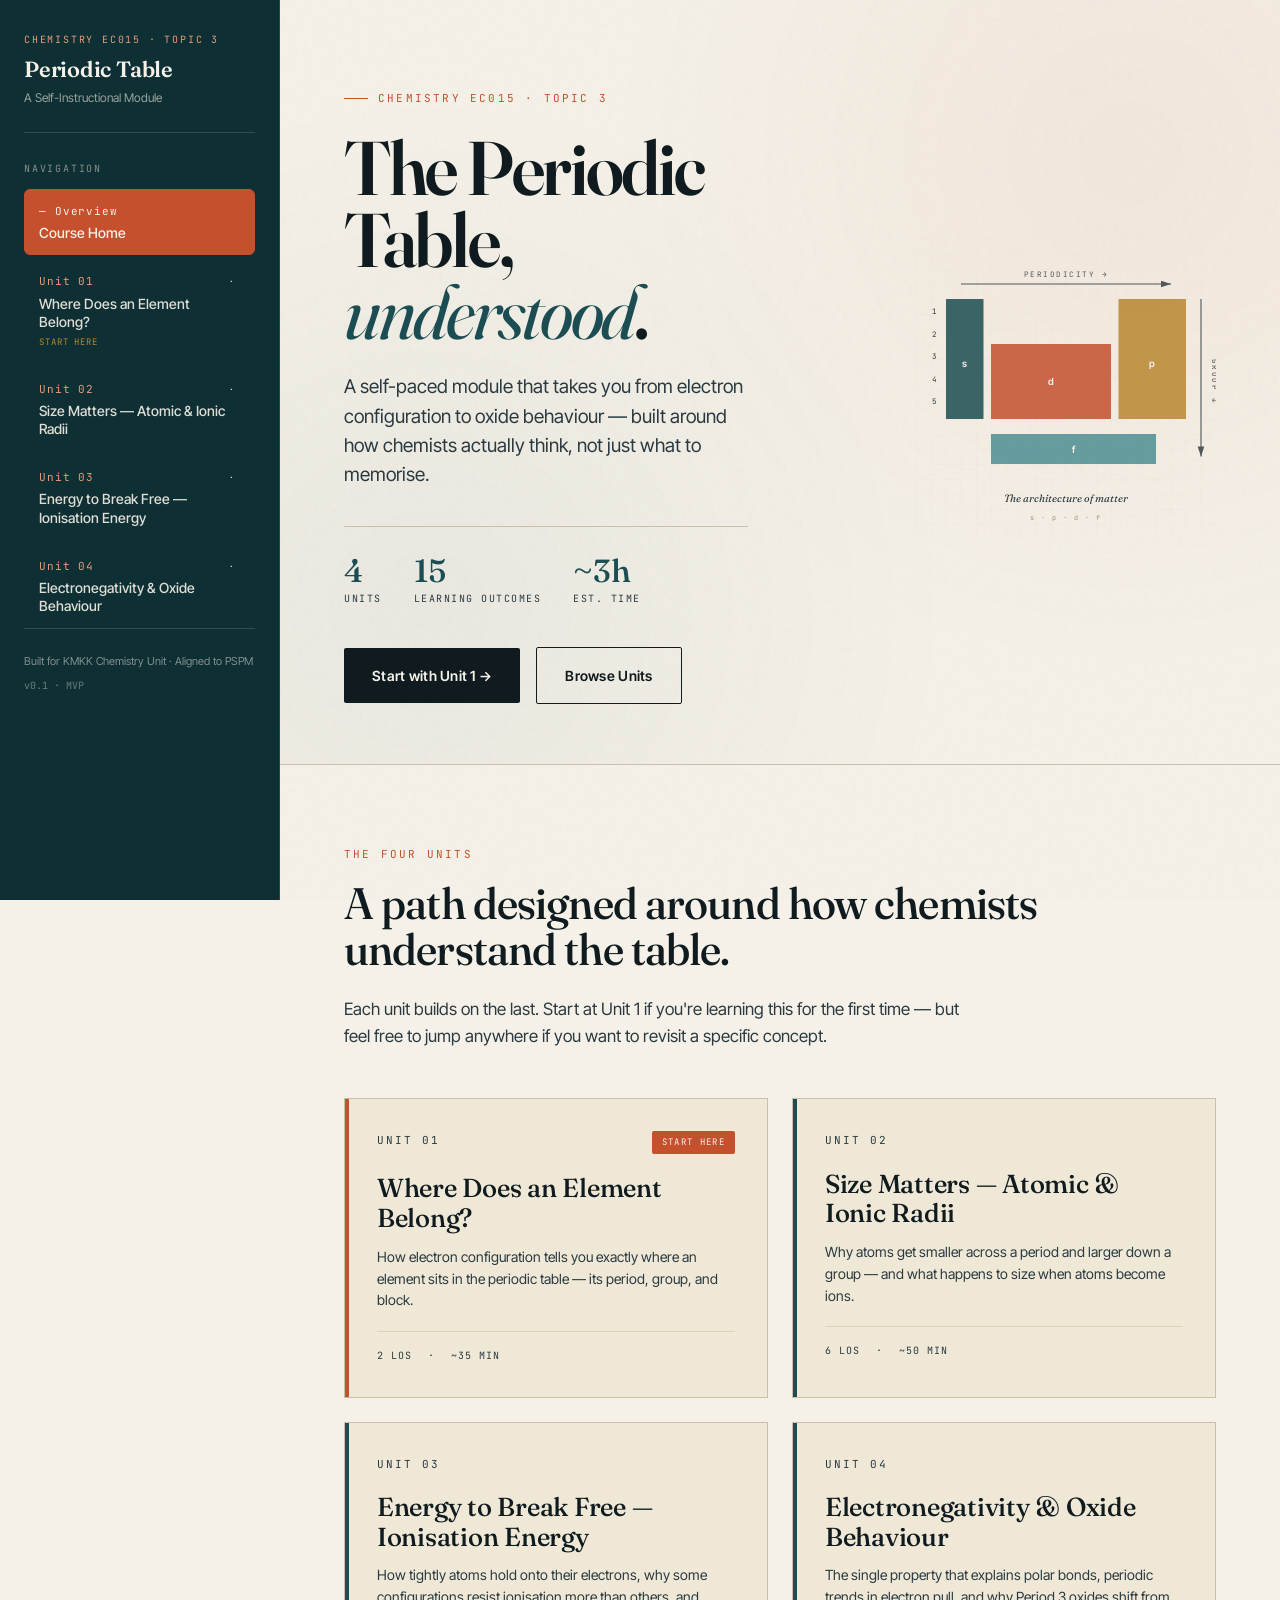
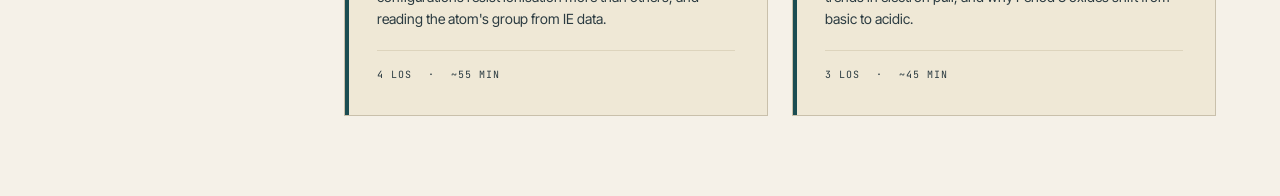
<file: index.html>
<!DOCTYPE html>
<html lang="en">
<head>
<meta charset="UTF-8">
<meta name="viewport" content="width=device-width, initial-scale=1.0">
<title>Periodic Table — A Self-Instructional Module | Chemistry EC015</title>
<meta name="description" content="A self-paced module on the Periodic Table for KMKK Chemistry EC015 students, aligned to PSPM.">
<link rel="preconnect" href="https://fonts.googleapis.com">
<link rel="preconnect" href="https://fonts.gstatic.com" crossorigin>
<link href="https://fonts.googleapis.com/css2?family=Fraunces:opsz,wght@9..144,400;9..144,500;9..144,600;9..144,700;9..144,900&family=Inter+Tight:wght@400;500;600;700&family=JetBrains+Mono:wght@400;500&display=swap" rel="stylesheet">
<link rel="stylesheet" href="assets/css/styles.css">
</head>
<body data-page="landing">

<div class="app">

  <aside class="sidebar" id="sidebar"></aside>

  <main class="main">

    <section class="fade-in">

      <div class="hero">
        <div class="hero-grid">
          <div>
            <div class="hero-tag">Chemistry EC015 · Topic 3</div>
            <h1 class="hero-title">The Periodic Table, <em>understood</em>.</h1>
            <p class="hero-subtitle">
              A self-paced module that takes you from electron configuration
              to oxide behaviour — built around how chemists actually think,
              not just what to memorise.
            </p>

            <div class="hero-meta">
              <div class="hero-meta-item">
                <div class="hero-meta-num">4</div>
                <div class="hero-meta-label">Units</div>
              </div>
              <div class="hero-meta-item">
                <div class="hero-meta-num">15</div>
                <div class="hero-meta-label">Learning Outcomes</div>
              </div>
              <div class="hero-meta-item">
                <div class="hero-meta-num">~3h</div>
                <div class="hero-meta-label">Est. Time</div>
              </div>
            </div>

            <div class="cta-row">
              <a class="btn btn-primary" href="units/unit-1.html">
                Start with Unit 1 →
              </a>
              <a class="btn btn-secondary" href="#units-section">
                Browse Units
              </a>
            </div>
          </div>

          <div class="hero-visual">
            <svg class="hero-svg" viewBox="0 0 400 400" xmlns="http://www.w3.org/2000/svg">
              <defs>
                <pattern id="grid" width="20" height="20" patternUnits="userSpaceOnUse">
                  <path d="M 20 0 L 0 0 0 20" fill="none" stroke="#C9C0AB" stroke-width="0.5" opacity="0.3"/>
                </pattern>
                <marker id="arrow" markerWidth="10" markerHeight="10" refX="9" refY="3" orient="auto" markerUnits="strokeWidth">
                  <path d="M0,0 L0,6 L9,3 z" fill="#0F1B1F"/>
                </marker>
              </defs>
              <rect width="400" height="400" fill="url(#grid)"/>

              <!-- s-block -->
              <g>
                <rect x="40" y="80" width="50" height="160" fill="#1B4D52" opacity="0.85"/>
                <text x="65" y="170" text-anchor="middle" fill="#F5F1E8" font-family="Inter Tight" font-size="13" font-weight="600">s</text>
              </g>
              <!-- d-block -->
              <g>
                <rect x="100" y="140" width="160" height="100" fill="#C4502E" opacity="0.85"/>
                <text x="180" y="195" text-anchor="middle" fill="#F5F1E8" font-family="Inter Tight" font-size="13" font-weight="600">d</text>
              </g>
              <!-- p-block -->
              <g>
                <rect x="270" y="80" width="90" height="160" fill="#B8862F" opacity="0.85"/>
                <text x="315" y="170" text-anchor="middle" fill="#F5F1E8" font-family="Inter Tight" font-size="13" font-weight="600">p</text>
              </g>
              <!-- f-block -->
              <g>
                <rect x="100" y="260" width="220" height="40" fill="#2A7A82" opacity="0.7"/>
                <text x="210" y="285" text-anchor="middle" fill="#F5F1E8" font-family="Inter Tight" font-size="13" font-weight="600">f</text>
              </g>

              <!-- Period labels -->
              <text x="25" y="100" text-anchor="middle" fill="#2A3A40" font-family="JetBrains Mono" font-size="10">1</text>
              <text x="25" y="130" text-anchor="middle" fill="#2A3A40" font-family="JetBrains Mono" font-size="10">2</text>
              <text x="25" y="160" text-anchor="middle" fill="#2A3A40" font-family="JetBrains Mono" font-size="10">3</text>
              <text x="25" y="190" text-anchor="middle" fill="#2A3A40" font-family="JetBrains Mono" font-size="10">4</text>
              <text x="25" y="220" text-anchor="middle" fill="#2A3A40" font-family="JetBrains Mono" font-size="10">5</text>

              <!-- Period arrow -->
              <g opacity="0.7">
                <line x1="60" y1="60" x2="340" y2="60" stroke="#0F1B1F" stroke-width="1.5" marker-end="url(#arrow)"/>
                <text x="200" y="50" text-anchor="middle" fill="#0F1B1F" font-family="JetBrains Mono" font-size="10" letter-spacing="2">PERIODICITY →</text>
              </g>

              <!-- Group arrow -->
              <g opacity="0.7">
                <line x1="380" y1="80" x2="380" y2="290" stroke="#0F1B1F" stroke-width="1.5" marker-end="url(#arrow)"/>
                <text x="395" y="190" text-anchor="middle" fill="#0F1B1F" font-family="JetBrains Mono" font-size="10" letter-spacing="2" transform="rotate(90 395 190)">GROUP ↓</text>
              </g>

              <!-- Caption -->
              <text x="200" y="350" text-anchor="middle" fill="#2A3A40" font-family="Fraunces" font-style="italic" font-size="14">The architecture of matter</text>
              <text x="200" y="375" text-anchor="middle" fill="#9A9282" font-family="JetBrains Mono" font-size="9" letter-spacing="2">s · p · d · f</text>
            </svg>
          </div>
        </div>
      </div>

      <div class="section" id="units-section">
        <div class="section-label">The Four Units</div>
        <h2 class="section-title">A path designed around how chemists understand the table.</h2>
        <p class="section-intro">
          Each unit builds on the last. Start at Unit 1 if you're learning this for the first time —
          but feel free to jump anywhere if you want to revisit a specific concept.
        </p>

        <div class="unit-cards">
          <a class="unit-card recommended" href="units/unit-1.html">
            <div class="unit-card-header">
              <span class="unit-card-num">Unit 01</span>
              <span class="unit-card-badge recommended">Start here</span>
            </div>
            <h3 class="unit-card-title">Where Does an Element Belong?</h3>
            <p class="unit-card-desc">
              How electron configuration tells you exactly where an element sits in the periodic table —
              its period, group, and block.
            </p>
            <div class="unit-card-meta">
              <span>2 LOs</span>
              <span>·</span>
              <span>~35 min</span>
            </div>
          </a>

          <a class="unit-card" href="units/unit-2.html">
            <div class="unit-card-header">
              <span class="unit-card-num">Unit 02</span>
            </div>
            <h3 class="unit-card-title">Size Matters — Atomic & Ionic Radii</h3>
            <p class="unit-card-desc">
              Why atoms get smaller across a period and larger down a group — and what happens
              to size when atoms become ions.
            </p>
            <div class="unit-card-meta">
              <span>6 LOs</span>
              <span>·</span>
              <span>~50 min</span>
            </div>
          </a>

          <a class="unit-card" href="units/unit-3.html">
            <div class="unit-card-header">
              <span class="unit-card-num">Unit 03</span>
            </div>
            <h3 class="unit-card-title">Energy to Break Free — Ionisation Energy</h3>
            <p class="unit-card-desc">
              How tightly atoms hold onto their electrons, why some configurations resist
              ionisation more than others, and reading the atom's group from IE data.
            </p>
            <div class="unit-card-meta">
              <span>4 LOs</span>
              <span>·</span>
              <span>~55 min</span>
            </div>
          </a>

          <a class="unit-card" href="units/unit-4.html">
            <div class="unit-card-header">
              <span class="unit-card-num">Unit 04</span>
            </div>
            <h3 class="unit-card-title">Electronegativity & Oxide Behaviour</h3>
            <p class="unit-card-desc">
              The single property that explains polar bonds, periodic trends in electron pull,
              and why Period 3 oxides shift from basic to acidic.
            </p>
            <div class="unit-card-meta">
              <span>3 LOs</span>
              <span>·</span>
              <span>~45 min</span>
            </div>
          </a>
        </div>
      </div>

    </section>

  </main>
</div>

<script src="assets/js/progress.js"></script>
<script src="assets/js/sidebar.js"></script>
<script>
  document.addEventListener('DOMContentLoaded', () => {
    renderSidebar('landing');
  });
</script>

</body>
</html>
</file>
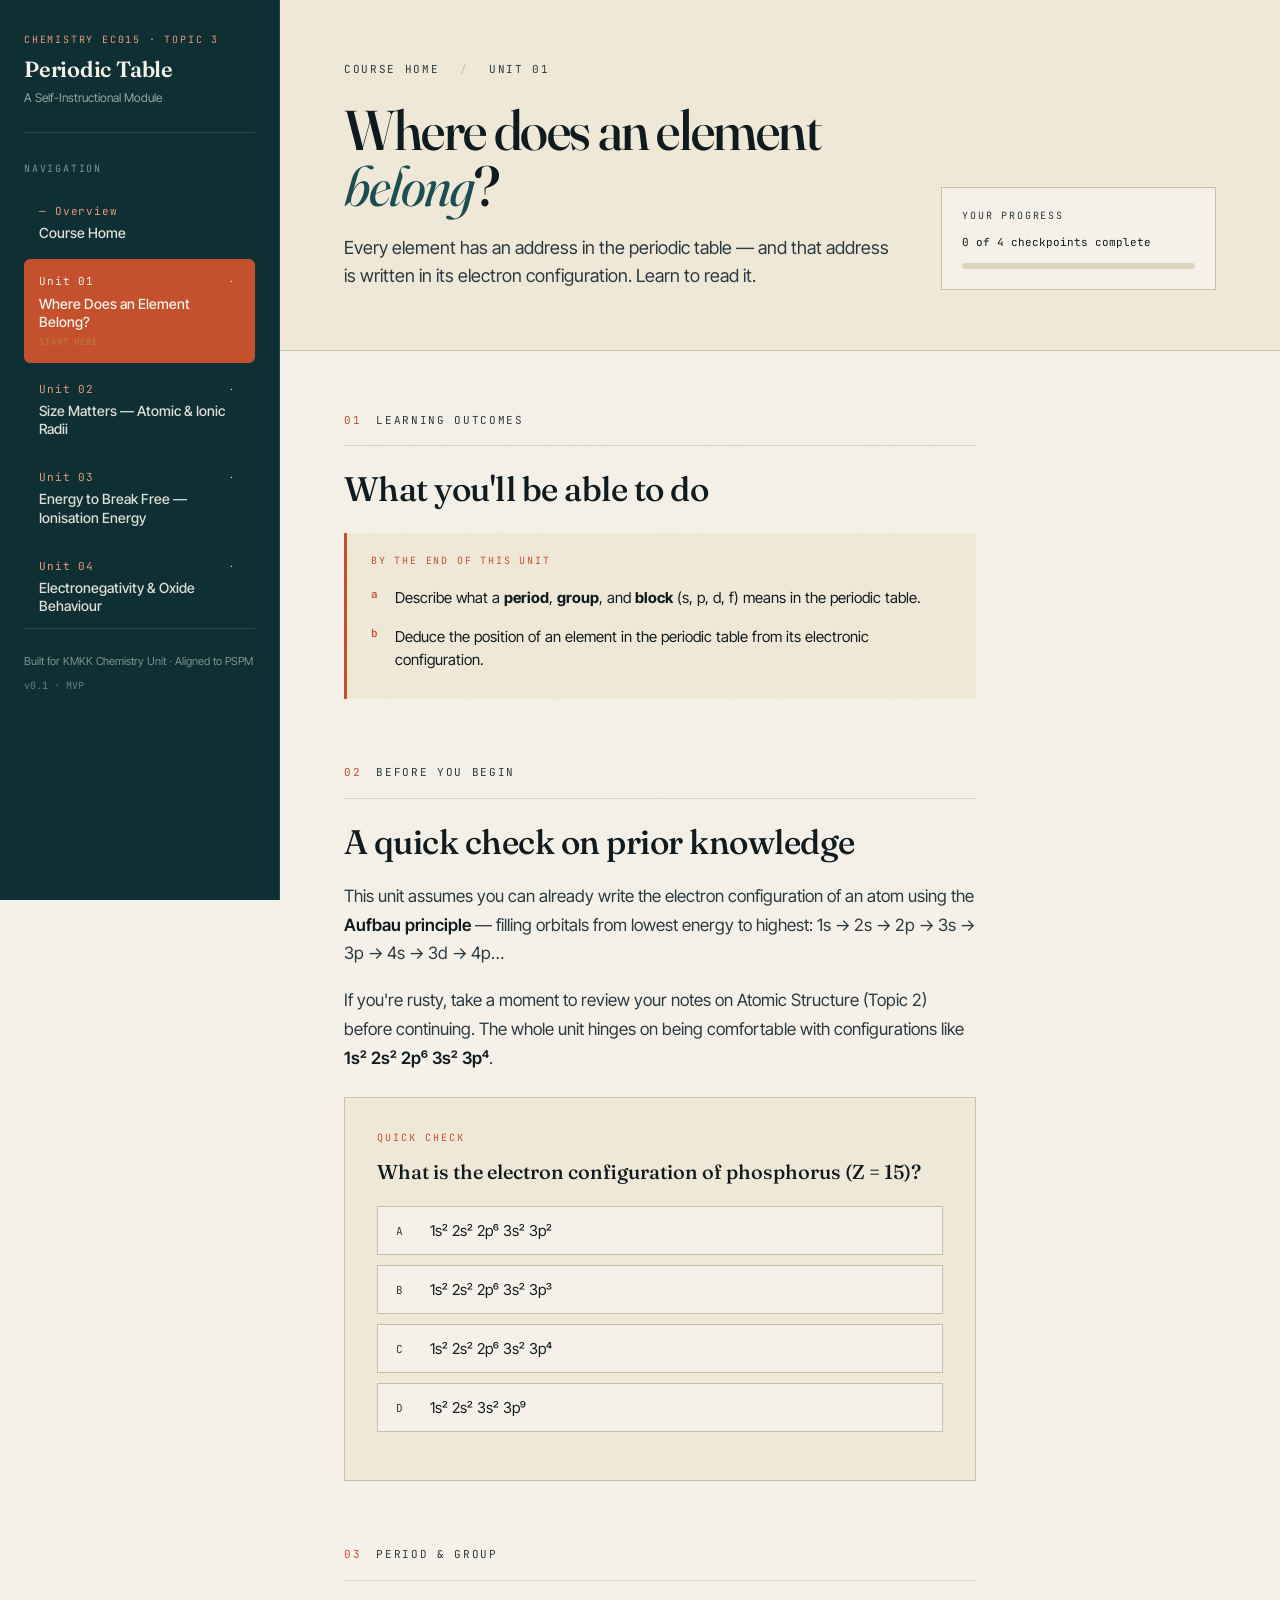
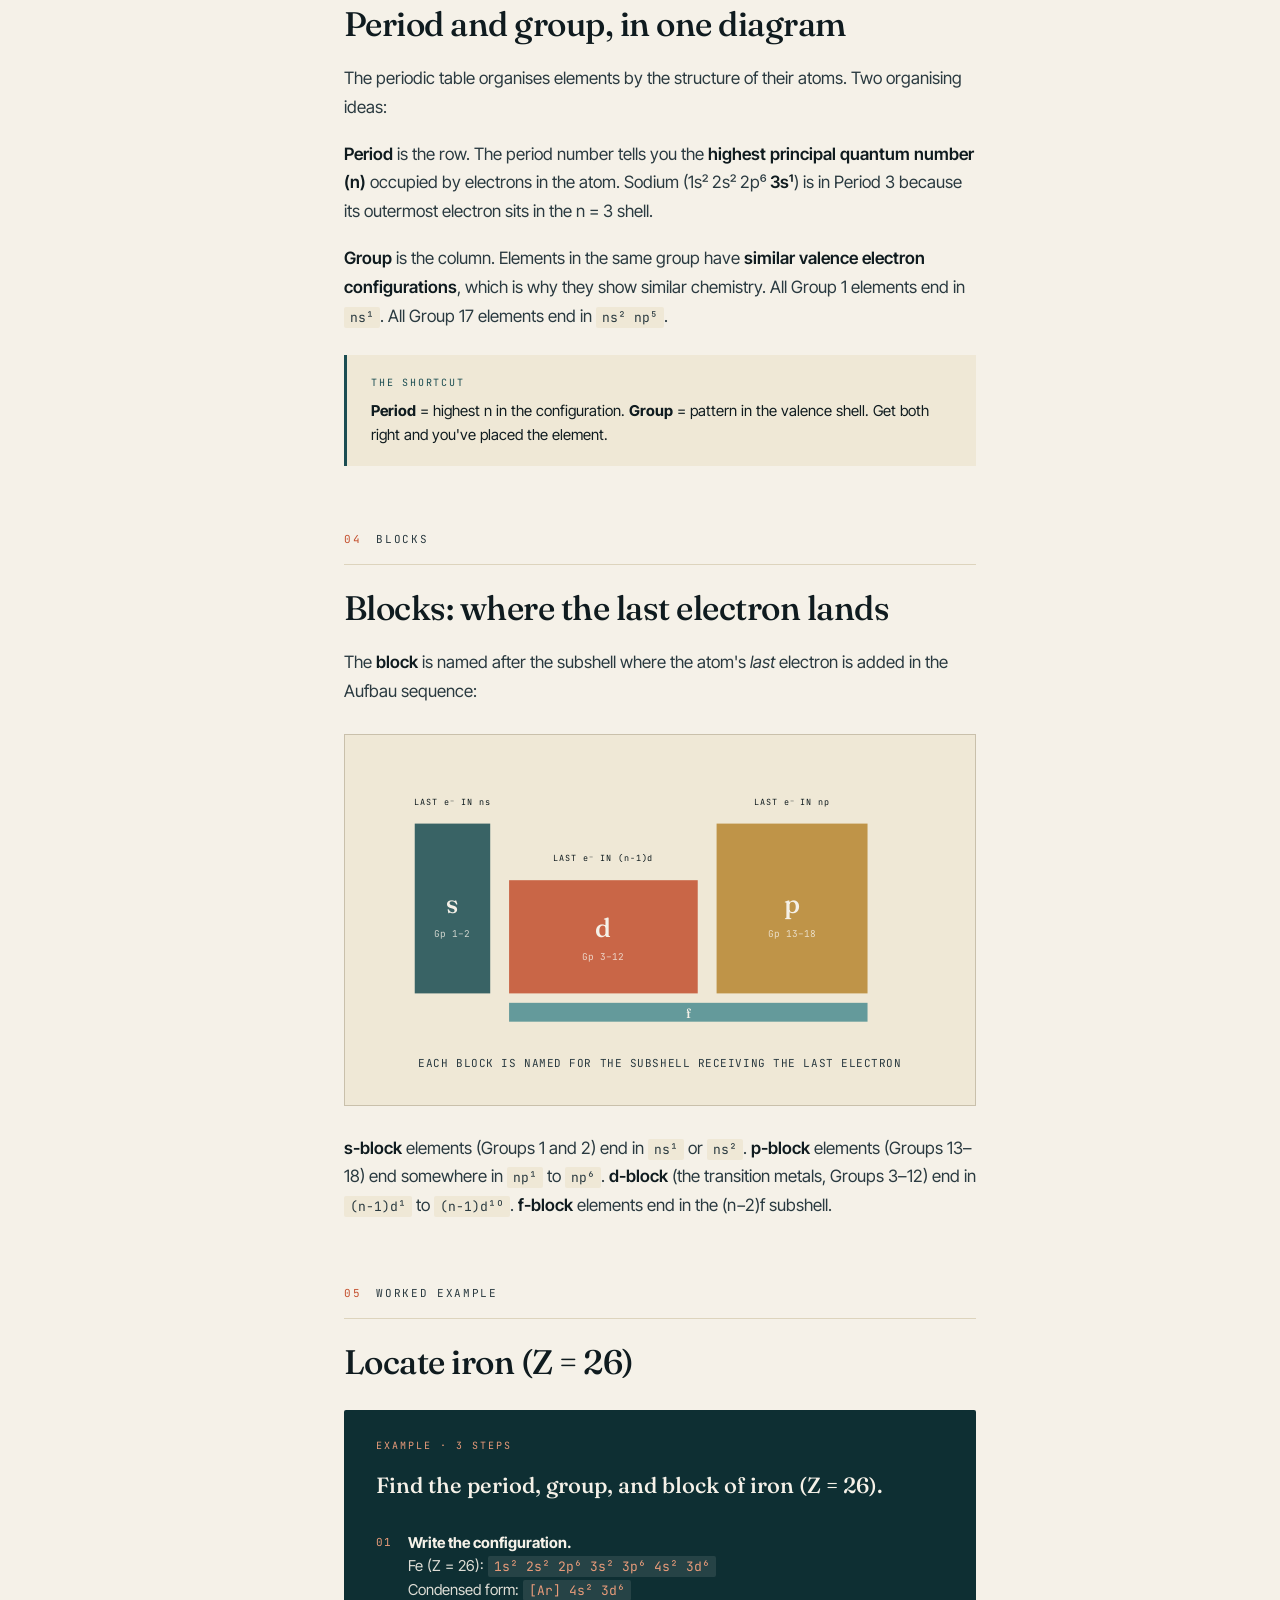
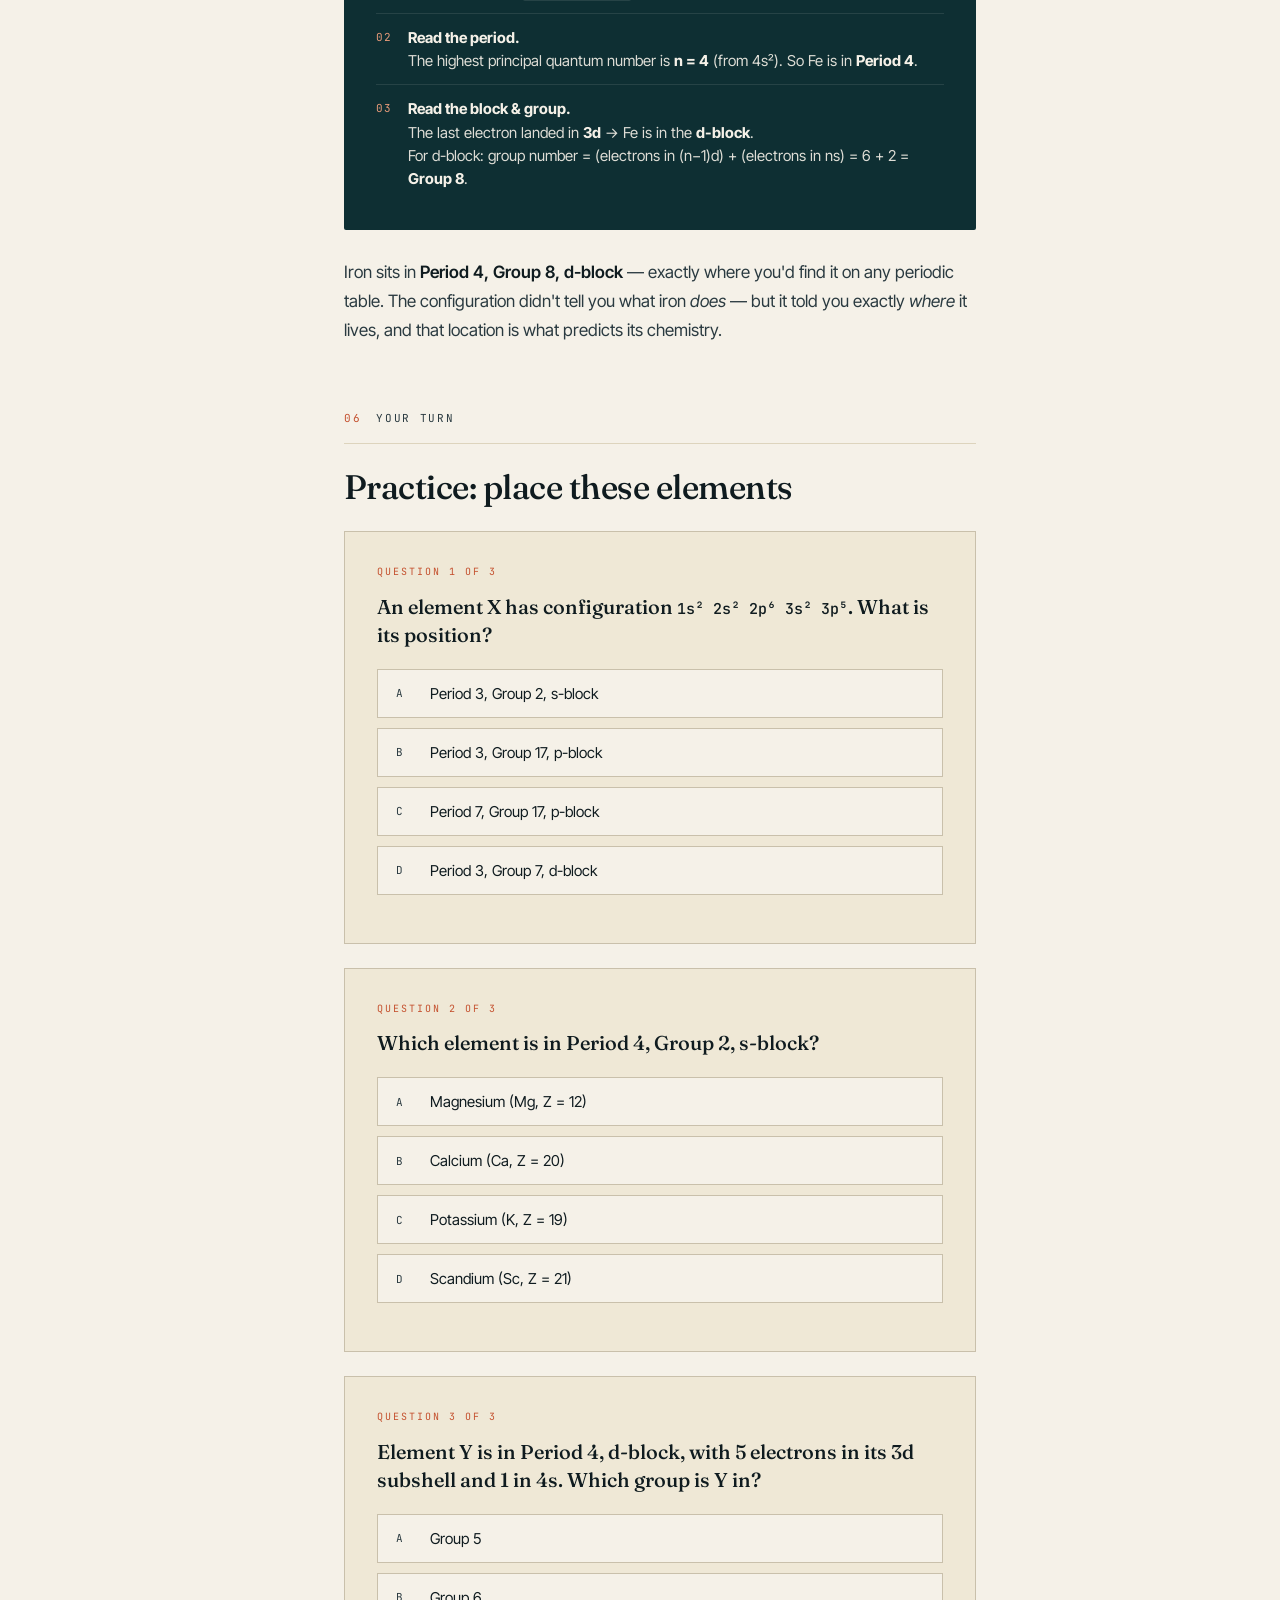
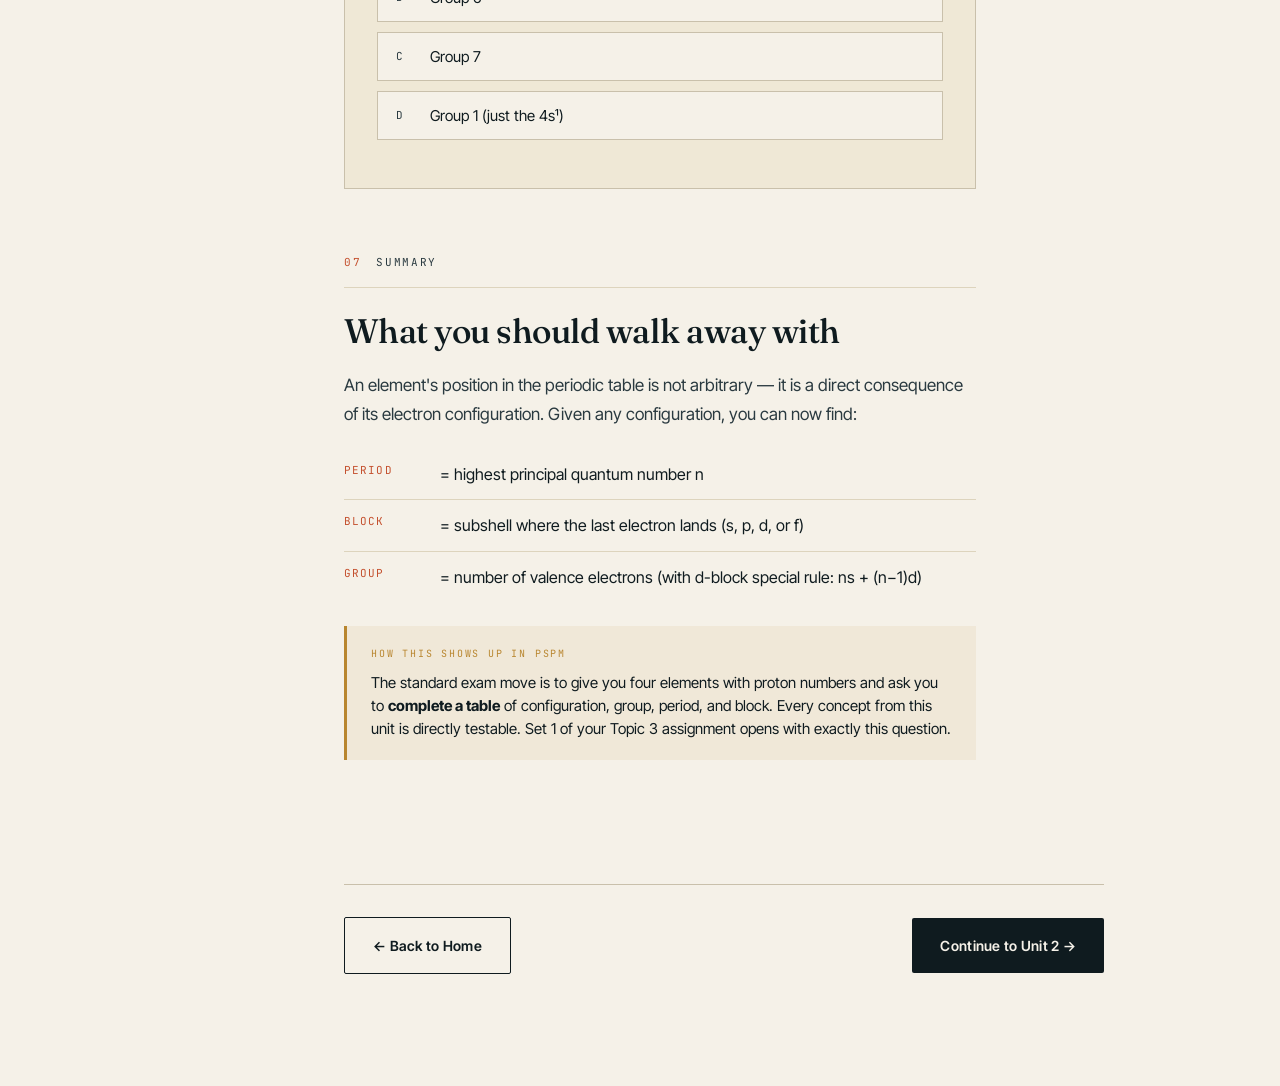
<file: units/unit-1.html>
<!DOCTYPE html>
<html lang="en">
<head>
<meta charset="UTF-8">
<meta name="viewport" content="width=device-width, initial-scale=1.0">
<title>Unit 1: Where Does an Element Belong? | Periodic Table SIM</title>
<link rel="preconnect" href="https://fonts.googleapis.com">
<link rel="preconnect" href="https://fonts.gstatic.com" crossorigin>
<link href="https://fonts.googleapis.com/css2?family=Fraunces:opsz,wght@9..144,400;9..144,500;9..144,600;9..144,700;9..144,900&family=Inter+Tight:wght@400;500;600;700&family=JetBrains+Mono:wght@400;500&display=swap" rel="stylesheet">
<link rel="stylesheet" href="../assets/css/styles.css">
</head>
<body data-page="unit-1">

<div class="app">

  <aside class="sidebar" id="sidebar"></aside>

  <main class="main" data-unit-quizzes="prereq-1,practice-1,practice-2,practice-3">

    <div class="unit-header">
      <div class="breadcrumb">
        <a href="../index.html">Course Home</a>
        <span class="breadcrumb-sep">/</span>
        <span>Unit 01</span>
      </div>
      <div class="unit-header-grid">
        <div>
          <h1 class="unit-title">Where does an element <em>belong</em>?</h1>
          <p class="unit-deck">
            Every element has an address in the periodic table — and that address is written
            in its electron configuration. Learn to read it.
          </p>
        </div>
        <div class="progress-card">
          <div class="progress-label">Your Progress</div>
          <div class="progress-text" id="unit-progress-text">0 of 4 checkpoints complete</div>
          <div class="progress-bar">
            <div class="progress-fill" id="unit-progress-fill" style="width: 0%"></div>
          </div>
        </div>
      </div>
    </div>

    <div class="unit-content">

      <!-- EVENT 01: Learning Outcomes -->
      <div class="event-block">
        <div class="event-stamp">
          <span class="event-num">01</span>
          <span class="event-name">Learning Outcomes</span>
        </div>
        <h2 class="event-heading">What you'll be able to do</h2>
        <div class="callout lo">
          <div class="callout-label">By the end of this unit</div>
          <ul class="lo-list">
            <li>Describe what a <strong>period</strong>, <strong>group</strong>, and <strong>block</strong> (s, p, d, f) means in the periodic table.</li>
            <li>Deduce the position of an element in the periodic table from its electronic configuration.</li>
          </ul>
        </div>
      </div>

      <!-- EVENT 02: Before You Begin -->
      <div class="event-block">
        <div class="event-stamp">
          <span class="event-num">02</span>
          <span class="event-name">Before You Begin</span>
        </div>
        <h2 class="event-heading">A quick check on prior knowledge</h2>
        <div class="event-body">
          <p>
            This unit assumes you can already write the electron configuration of an atom using the
            <strong>Aufbau principle</strong> — filling orbitals from lowest energy to highest:
            1s → 2s → 2p → 3s → 3p → 4s → 3d → 4p…
          </p>
          <p>
            If you're rusty, take a moment to review your notes on Atomic Structure (Topic 2) before continuing.
            The whole unit hinges on being comfortable with configurations like
            <strong>1s² 2s² 2p⁶ 3s² 3p⁴</strong>.
          </p>
        </div>

        <div class="quiz" data-quiz-id="prereq-1">
          <div class="quiz-label">Quick check</div>
          <div class="quiz-question">What is the electron configuration of phosphorus (Z = 15)?</div>
          <div class="quiz-options">
            <button class="quiz-option" onclick="answerQuiz(this, false, 'Close — count the p electrons again. Phosphorus has 15 electrons, so 2+2+6+2+? = 15.')">
              <span class="quiz-option-letter">A</span>
              <span>1s² 2s² 2p⁶ 3s² 3p²</span>
            </button>
            <button class="quiz-option" onclick="answerQuiz(this, true, 'Correct. Phosphorus has 15 electrons: 2 in 1s, 2 in 2s, 6 in 2p, 2 in 3s, and 3 in 3p — totalling 15.')">
              <span class="quiz-option-letter">B</span>
              <span>1s² 2s² 2p⁶ 3s² 3p³</span>
            </button>
            <button class="quiz-option" onclick="answerQuiz(this, false, 'Too many electrons — count them. This adds to 16, not 15.')">
              <span class="quiz-option-letter">C</span>
              <span>1s² 2s² 2p⁶ 3s² 3p⁴</span>
            </button>
            <button class="quiz-option" onclick="answerQuiz(this, false, 'You forgot the 2p subshell. The Aufbau order is 1s → 2s → 2p → 3s → 3p…')">
              <span class="quiz-option-letter">D</span>
              <span>1s² 2s² 3s² 3p⁹</span>
            </button>
          </div>
          <div class="quiz-feedback">
            <div class="quiz-feedback-label">Feedback</div>
            <p></p>
          </div>
        </div>
      </div>

      <!-- EVENT 03: Period & Group -->
      <div class="event-block">
        <div class="event-stamp">
          <span class="event-num">03</span>
          <span class="event-name">Period & Group</span>
        </div>
        <h2 class="event-heading">Period and group, in one diagram</h2>
        <div class="event-body">
          <p>
            The periodic table organises elements by the structure of their atoms. Two organising ideas:
          </p>
          <p>
            <strong>Period</strong> is the row. The period number tells you the <strong>highest principal quantum number (n)</strong>
            occupied by electrons in the atom. Sodium (1s² 2s² 2p⁶ <strong>3s¹</strong>) is in Period 3
            because its outermost electron sits in the n = 3 shell.
          </p>
          <p>
            <strong>Group</strong> is the column. Elements in the same group have <strong>similar valence
            electron configurations</strong>, which is why they show similar chemistry. All Group 1 elements
            end in <code>ns¹</code>. All Group 17 elements end in <code>ns² np⁵</code>.
          </p>
        </div>

        <div class="callout">
          <div class="callout-label">The shortcut</div>
          <p>
            <strong>Period</strong> = highest n in the configuration. <strong>Group</strong> = pattern in the valence shell.
            Get both right and you've placed the element.
          </p>
        </div>
      </div>

      <!-- EVENT 04: Blocks -->
      <div class="event-block">
        <div class="event-stamp">
          <span class="event-num">04</span>
          <span class="event-name">Blocks</span>
        </div>
        <h2 class="event-heading">Blocks: where the last electron lands</h2>
        <div class="event-body">
          <p>
            The <strong>block</strong> is named after the subshell where the atom's <em>last</em> electron
            is added in the Aufbau sequence:
          </p>
        </div>

        <div class="diagram">
          <svg viewBox="0 0 600 280" xmlns="http://www.w3.org/2000/svg">
            <rect x="40" y="60" width="80" height="180" fill="#1B4D52" opacity="0.85"/>
            <text x="80" y="155" text-anchor="middle" fill="#F5F1E8" font-family="Fraunces" font-size="28" font-weight="500">s</text>
            <text x="80" y="180" text-anchor="middle" fill="#F5F1E8" font-family="JetBrains Mono" font-size="10" opacity="0.8">Gp 1–2</text>

            <rect x="140" y="120" width="200" height="120" fill="#C4502E" opacity="0.85"/>
            <text x="240" y="180" text-anchor="middle" fill="#F5F1E8" font-family="Fraunces" font-size="28" font-weight="500">d</text>
            <text x="240" y="205" text-anchor="middle" fill="#F5F1E8" font-family="JetBrains Mono" font-size="10" opacity="0.8">Gp 3–12</text>

            <rect x="360" y="60" width="160" height="180" fill="#B8862F" opacity="0.85"/>
            <text x="440" y="155" text-anchor="middle" fill="#F5F1E8" font-family="Fraunces" font-size="28" font-weight="500">p</text>
            <text x="440" y="180" text-anchor="middle" fill="#F5F1E8" font-family="JetBrains Mono" font-size="10" opacity="0.8">Gp 13–18</text>

            <rect x="140" y="250" width="380" height="20" fill="#2A7A82" opacity="0.7"/>
            <text x="330" y="266" text-anchor="middle" fill="#F5F1E8" font-family="Fraunces" font-size="14" font-weight="500">f</text>

            <text x="80" y="40" text-anchor="middle" fill="#0F1B1F" font-family="JetBrains Mono" font-size="9" letter-spacing="1">LAST e⁻ IN ns</text>
            <text x="240" y="100" text-anchor="middle" fill="#0F1B1F" font-family="JetBrains Mono" font-size="9" letter-spacing="1">LAST e⁻ IN (n−1)d</text>
            <text x="440" y="40" text-anchor="middle" fill="#0F1B1F" font-family="JetBrains Mono" font-size="9" letter-spacing="1">LAST e⁻ IN np</text>
          </svg>
          <div class="diagram-caption">Each block is named for the subshell receiving the last electron</div>
        </div>

        <div class="event-body">
          <p>
            <strong>s-block</strong> elements (Groups 1 and 2) end in <code>ns¹</code> or <code>ns²</code>.
            <strong>p-block</strong> elements (Groups 13–18) end somewhere in <code>np¹</code> to <code>np⁶</code>.
            <strong>d-block</strong> (the transition metals, Groups 3–12) end in <code>(n−1)d¹</code> to <code>(n−1)d¹⁰</code>.
            <strong>f-block</strong> elements end in the (n−2)f subshell.
          </p>
        </div>
      </div>

      <!-- EVENT 05: Worked Example -->
      <div class="event-block">
        <div class="event-stamp">
          <span class="event-num">05</span>
          <span class="event-name">Worked Example</span>
        </div>
        <h2 class="event-heading">Locate iron (Z = 26)</h2>

        <div class="worked-example">
          <div class="worked-example-label">Example · 3 steps</div>
          <h4>Find the period, group, and block of iron (Z = 26).</h4>

          <div class="step">
            <div class="step-num">01</div>
            <div class="step-content">
              <strong>Write the configuration.</strong><br>
              Fe (Z = 26): <code>1s² 2s² 2p⁶ 3s² 3p⁶ 4s² 3d⁶</code><br>
              Condensed form: <code>[Ar] 4s² 3d⁶</code>
            </div>
          </div>

          <div class="step">
            <div class="step-num">02</div>
            <div class="step-content">
              <strong>Read the period.</strong><br>
              The highest principal quantum number is <strong>n = 4</strong> (from 4s²). So Fe is in <strong>Period 4</strong>.
            </div>
          </div>

          <div class="step">
            <div class="step-num">03</div>
            <div class="step-content">
              <strong>Read the block & group.</strong><br>
              The last electron landed in <strong>3d</strong> → Fe is in the <strong>d-block</strong>.<br>
              For d-block: group number = (electrons in (n−1)d) + (electrons in ns) = 6 + 2 = <strong>Group 8</strong>.
            </div>
          </div>
        </div>

        <div class="event-body">
          <p>
            Iron sits in <strong>Period 4, Group 8, d-block</strong> — exactly where you'd find it on any periodic table.
            The configuration didn't tell you what iron <em>does</em> — but it told you exactly <em>where</em> it lives,
            and that location is what predicts its chemistry.
          </p>
        </div>
      </div>

      <!-- EVENT 06: Your Turn (Practice) -->
      <div class="event-block">
        <div class="event-stamp">
          <span class="event-num">06</span>
          <span class="event-name">Your Turn</span>
        </div>
        <h2 class="event-heading">Practice: place these elements</h2>

        <div class="quiz" data-quiz-id="practice-1">
          <div class="quiz-label">Question 1 of 3</div>
          <div class="quiz-question">An element X has configuration <code>1s² 2s² 2p⁶ 3s² 3p⁵</code>. What is its position?</div>
          <div class="quiz-options">
            <button class="quiz-option" onclick="answerQuiz(this, false, 'Period is correct, but check the block. The last electron is in 3p, not 3s.')">
              <span class="quiz-option-letter">A</span>
              <span>Period 3, Group 2, s-block</span>
            </button>
            <button class="quiz-option" onclick="answerQuiz(this, true, 'Correct. Highest n = 3 → Period 3. Last electron in 3p → p-block. Group = 10 + 5 = 17 (or count: 2 in 3s + 5 in 3p = 7 valence → Group 17).')">
              <span class="quiz-option-letter">B</span>
              <span>Period 3, Group 17, p-block</span>
            </button>
            <button class="quiz-option" onclick="answerQuiz(this, false, 'p-block is right, but the period number = highest n in the configuration. The highest n here is 3, not 7.')">
              <span class="quiz-option-letter">C</span>
              <span>Period 7, Group 17, p-block</span>
            </button>
            <button class="quiz-option" onclick="answerQuiz(this, false, 'This element has no d-electrons — its configuration ends in 3p⁵, not in a d-subshell.')">
              <span class="quiz-option-letter">D</span>
              <span>Period 3, Group 7, d-block</span>
            </button>
          </div>
          <div class="quiz-feedback">
            <div class="quiz-feedback-label">Feedback</div>
            <p></p>
          </div>
        </div>

        <div class="quiz" data-quiz-id="practice-2">
          <div class="quiz-label">Question 2 of 3</div>
          <div class="quiz-question">Which element is in Period 4, Group 2, s-block?</div>
          <div class="quiz-options">
            <button class="quiz-option" onclick="answerQuiz(this, false, 'Mg is in Period 3, not Period 4. Its configuration is [Ne] 3s² — note the 3s.')">
              <span class="quiz-option-letter">A</span>
              <span>Magnesium (Mg, Z = 12)</span>
            </button>
            <button class="quiz-option" onclick="answerQuiz(this, true, 'Correct. Calcium: [Ar] 4s². Highest n = 4 (Period 4), last electron in 4s (s-block), 2 valence electrons (Group 2).')">
              <span class="quiz-option-letter">B</span>
              <span>Calcium (Ca, Z = 20)</span>
            </button>
            <button class="quiz-option" onclick="answerQuiz(this, false, 'K is Period 4, but it has only 1 valence electron (4s¹) → Group 1, not Group 2.')">
              <span class="quiz-option-letter">C</span>
              <span>Potassium (K, Z = 19)</span>
            </button>
            <button class="quiz-option" onclick="answerQuiz(this, false, 'Sc is Period 4, but its last electron is in 3d → d-block, not s-block.')">
              <span class="quiz-option-letter">D</span>
              <span>Scandium (Sc, Z = 21)</span>
            </button>
          </div>
          <div class="quiz-feedback">
            <div class="quiz-feedback-label">Feedback</div>
            <p></p>
          </div>
        </div>

        <div class="quiz" data-quiz-id="practice-3">
          <div class="quiz-label">Question 3 of 3</div>
          <div class="quiz-question">Element Y is in Period 4, d-block, with 5 electrons in its 3d subshell and 1 in 4s. Which group is Y in?</div>
          <div class="quiz-options">
            <button class="quiz-option" onclick="answerQuiz(this, false, 'Group 5 would mean 5 valence electrons total. Y has 5 + 1 = 6.')">
              <span class="quiz-option-letter">A</span>
              <span>Group 5</span>
            </button>
            <button class="quiz-option" onclick="answerQuiz(this, true, 'Correct. For d-block, group number = (electrons in (n−1)d) + (electrons in ns) = 5 + 1 = 6. This is chromium, Cr — a real anomaly where 4s¹ 3d⁵ is more stable than 4s² 3d⁴.')">
              <span class="quiz-option-letter">B</span>
              <span>Group 6</span>
            </button>
            <button class="quiz-option" onclick="answerQuiz(this, false, 'Group 7 would mean 7 valence electrons. Y has 5 + 1 = 6.')">
              <span class="quiz-option-letter">C</span>
              <span>Group 7</span>
            </button>
            <button class="quiz-option" onclick="answerQuiz(this, false, 'Don&apos;t forget the 4s electron — it counts toward the group number for d-block elements.')">
              <span class="quiz-option-letter">D</span>
              <span>Group 1 (just the 4s¹)</span>
            </button>
          </div>
          <div class="quiz-feedback">
            <div class="quiz-feedback-label">Feedback</div>
            <p></p>
          </div>
        </div>
      </div>

      <!-- EVENT 07: Summary -->
      <div class="event-block">
        <div class="event-stamp">
          <span class="event-num">07</span>
          <span class="event-name">Summary</span>
        </div>
        <h2 class="event-heading">What you should walk away with</h2>
        <div class="event-body">
          <p>
            An element's position in the periodic table is not arbitrary — it is a direct consequence
            of its electron configuration. Given any configuration, you can now find:
          </p>
          <ul class="takeaways">
            <li><span class="key">PERIOD</span><span>= highest principal quantum number n</span></li>
            <li><span class="key">BLOCK</span><span>= subshell where the last electron lands (s, p, d, or f)</span></li>
            <li><span class="key">GROUP</span><span>= number of valence electrons (with d-block special rule: ns + (n−1)d)</span></li>
          </ul>
        </div>

        <div class="callout pspm">
          <div class="callout-label">How this shows up in PSPM</div>
          <p>
            The standard exam move is to give you four elements with proton numbers and ask you to
            <strong>complete a table</strong> of configuration, group, period, and block. Every concept
            from this unit is directly testable. Set 1 of your Topic 3 assignment opens with exactly this question.
          </p>
        </div>
      </div>

    </div>

    <div class="unit-nav-footer">
      <a class="btn btn-secondary" href="../index.html">← Back to Home</a>
      <a class="btn btn-primary" href="unit-2.html">Continue to Unit 2 →</a>
    </div>

  </main>
</div>

<script src="../assets/js/progress.js"></script>
<script src="../assets/js/sidebar.js"></script>
<script src="../assets/js/quiz.js"></script>
<script>
  document.addEventListener('DOMContentLoaded', () => {
    renderSidebar('unit-1');
  });
</script>

</body>
</html>
</file>
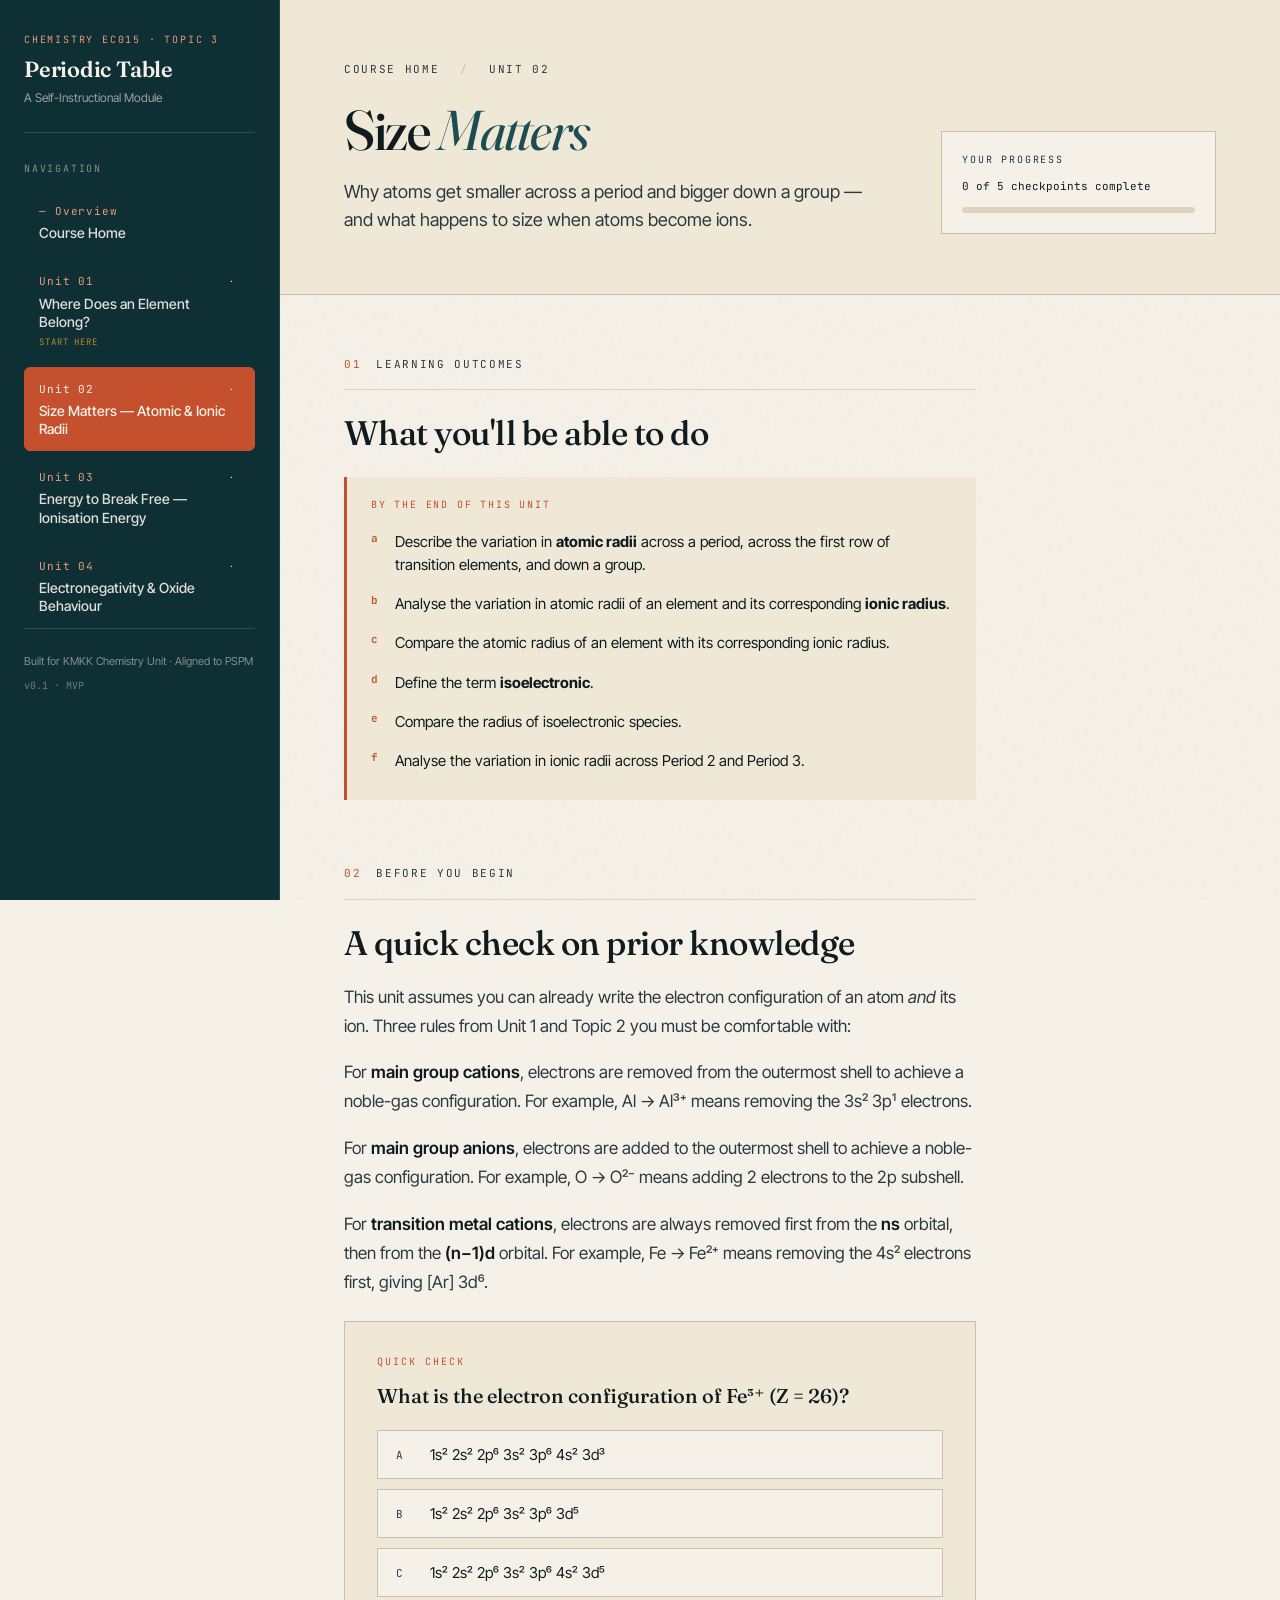
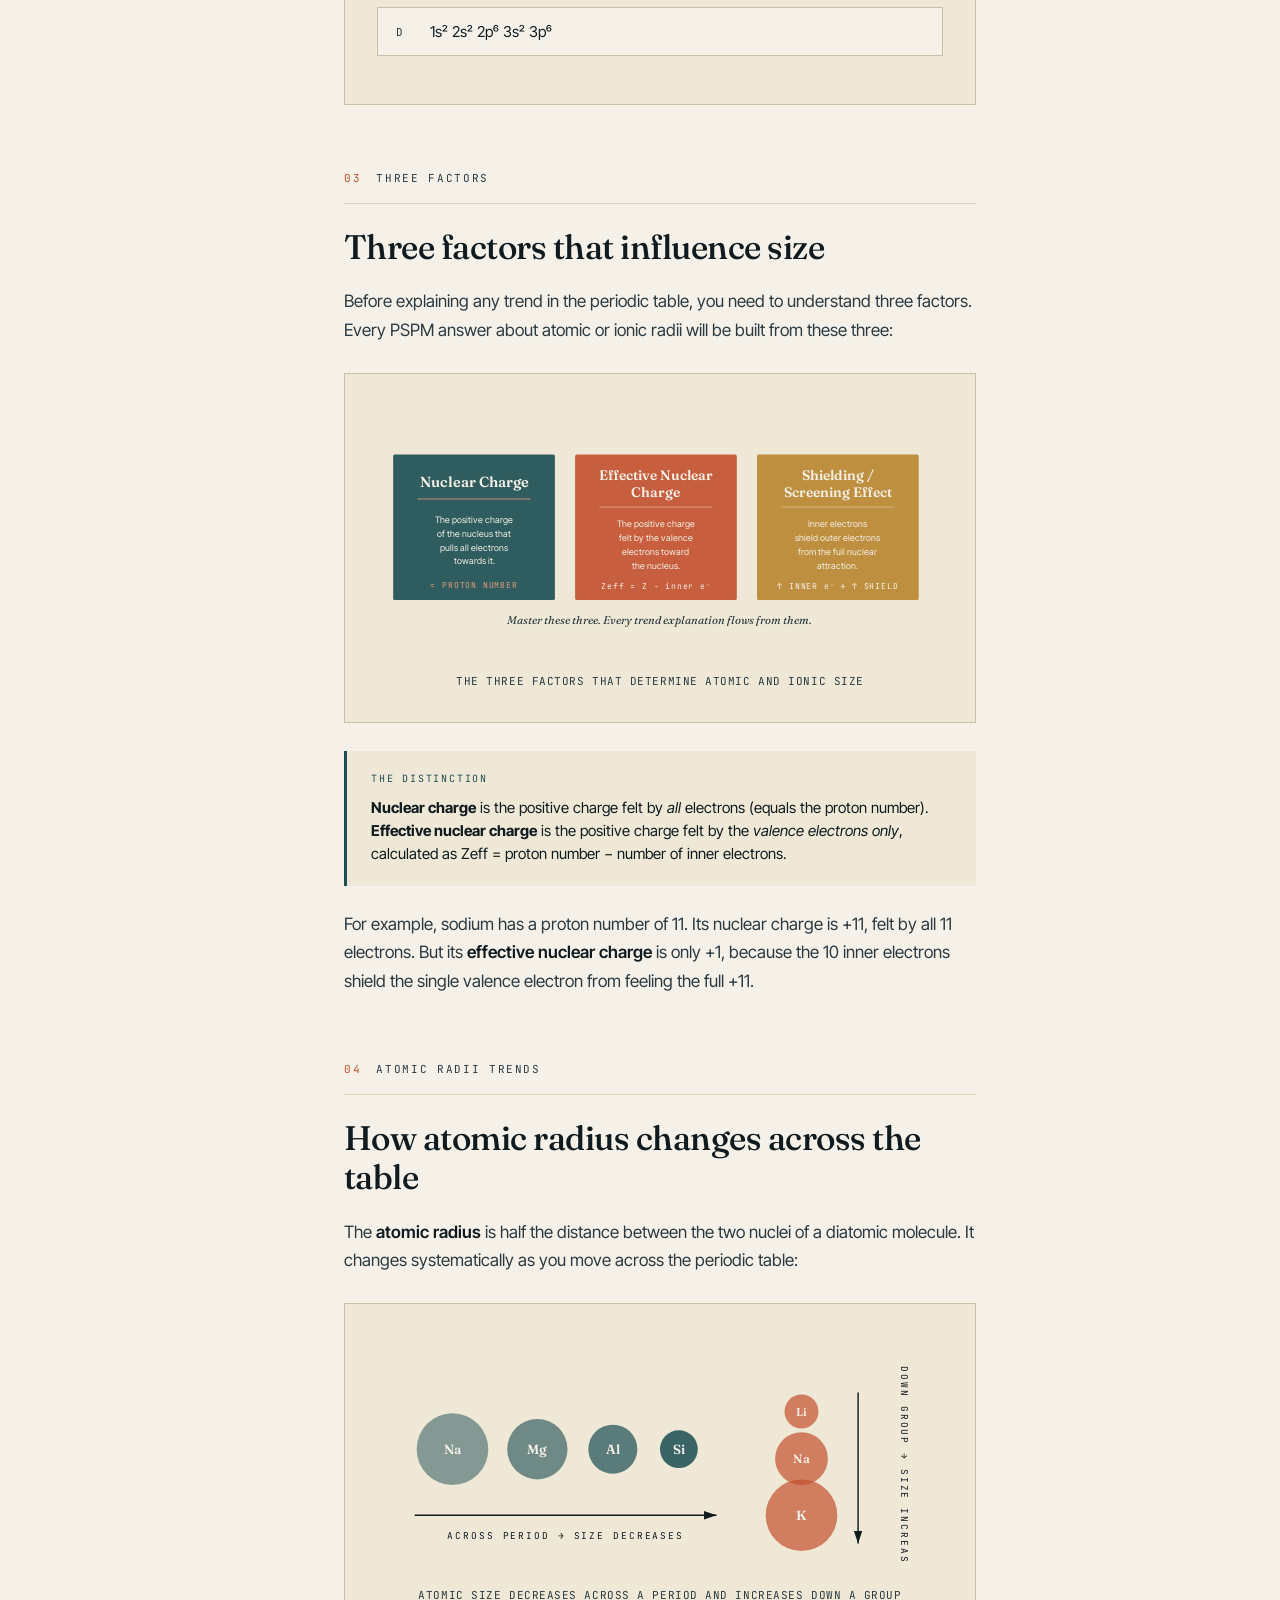
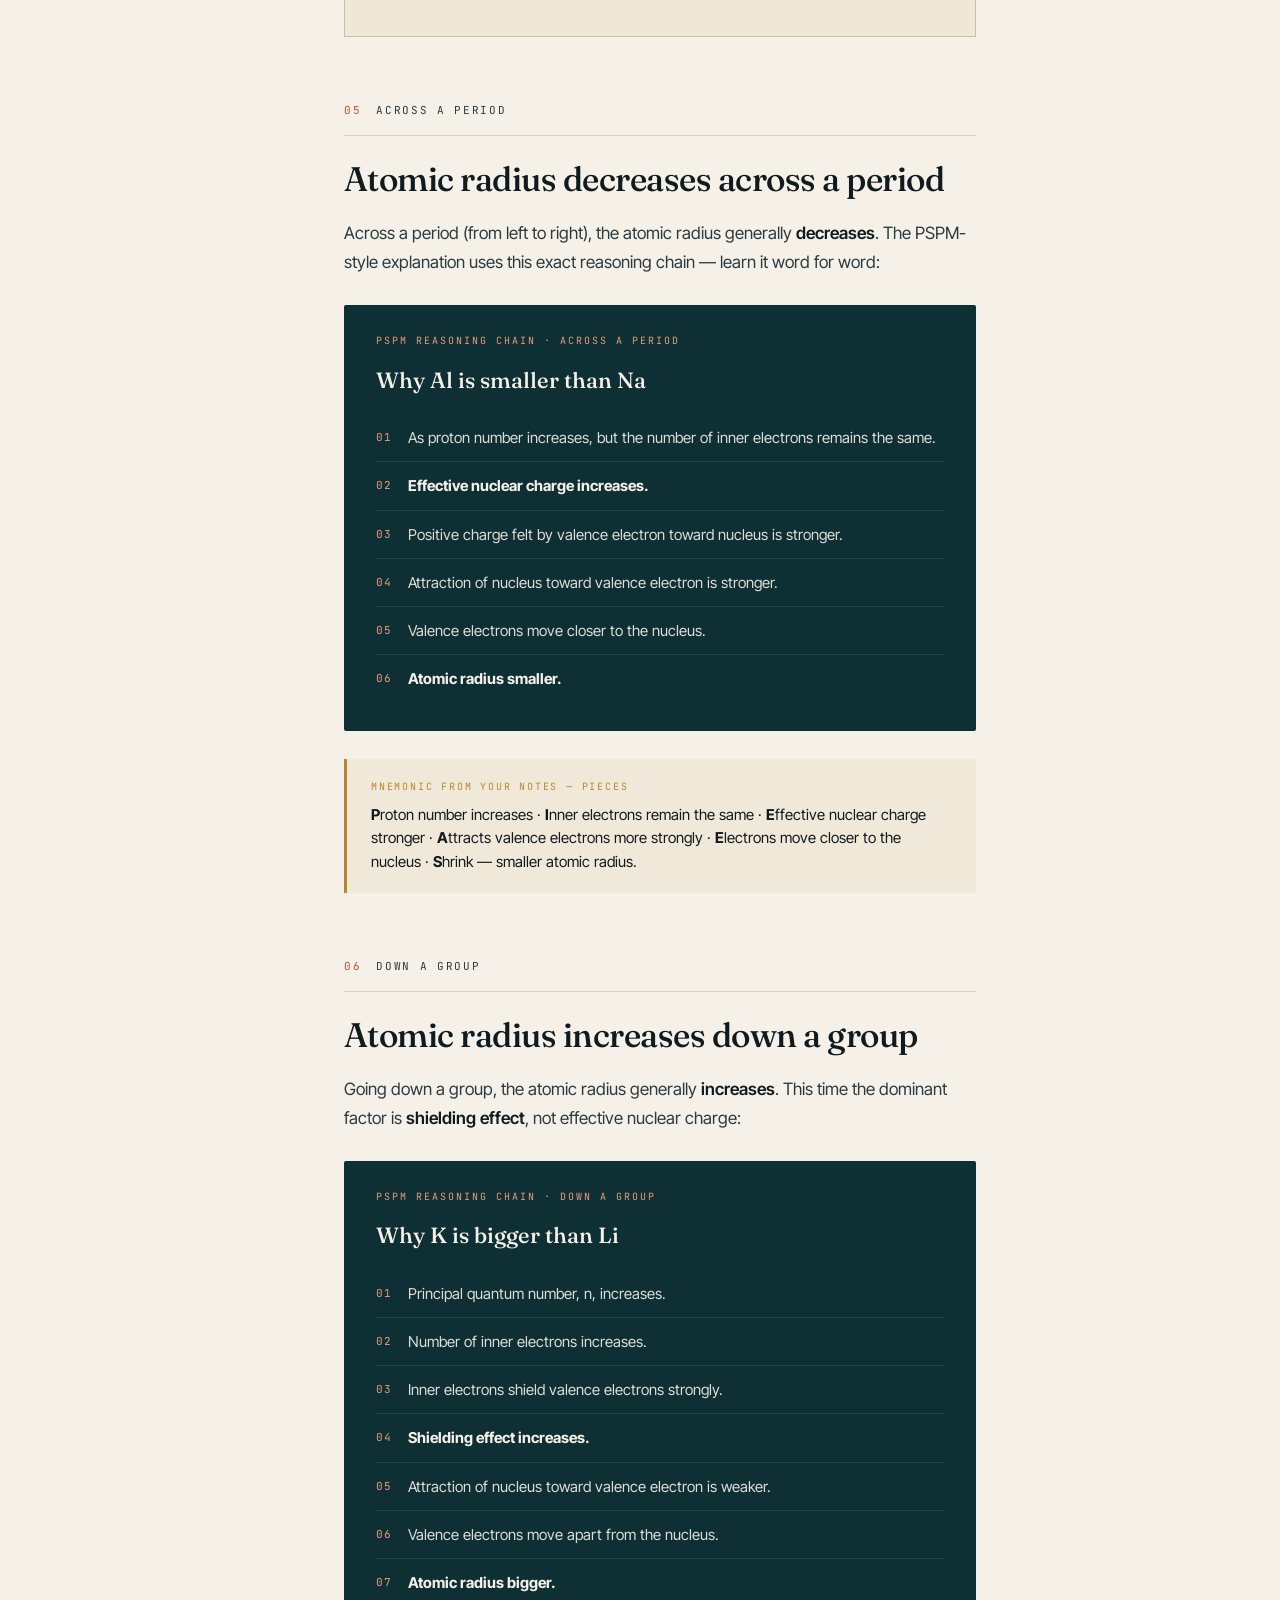
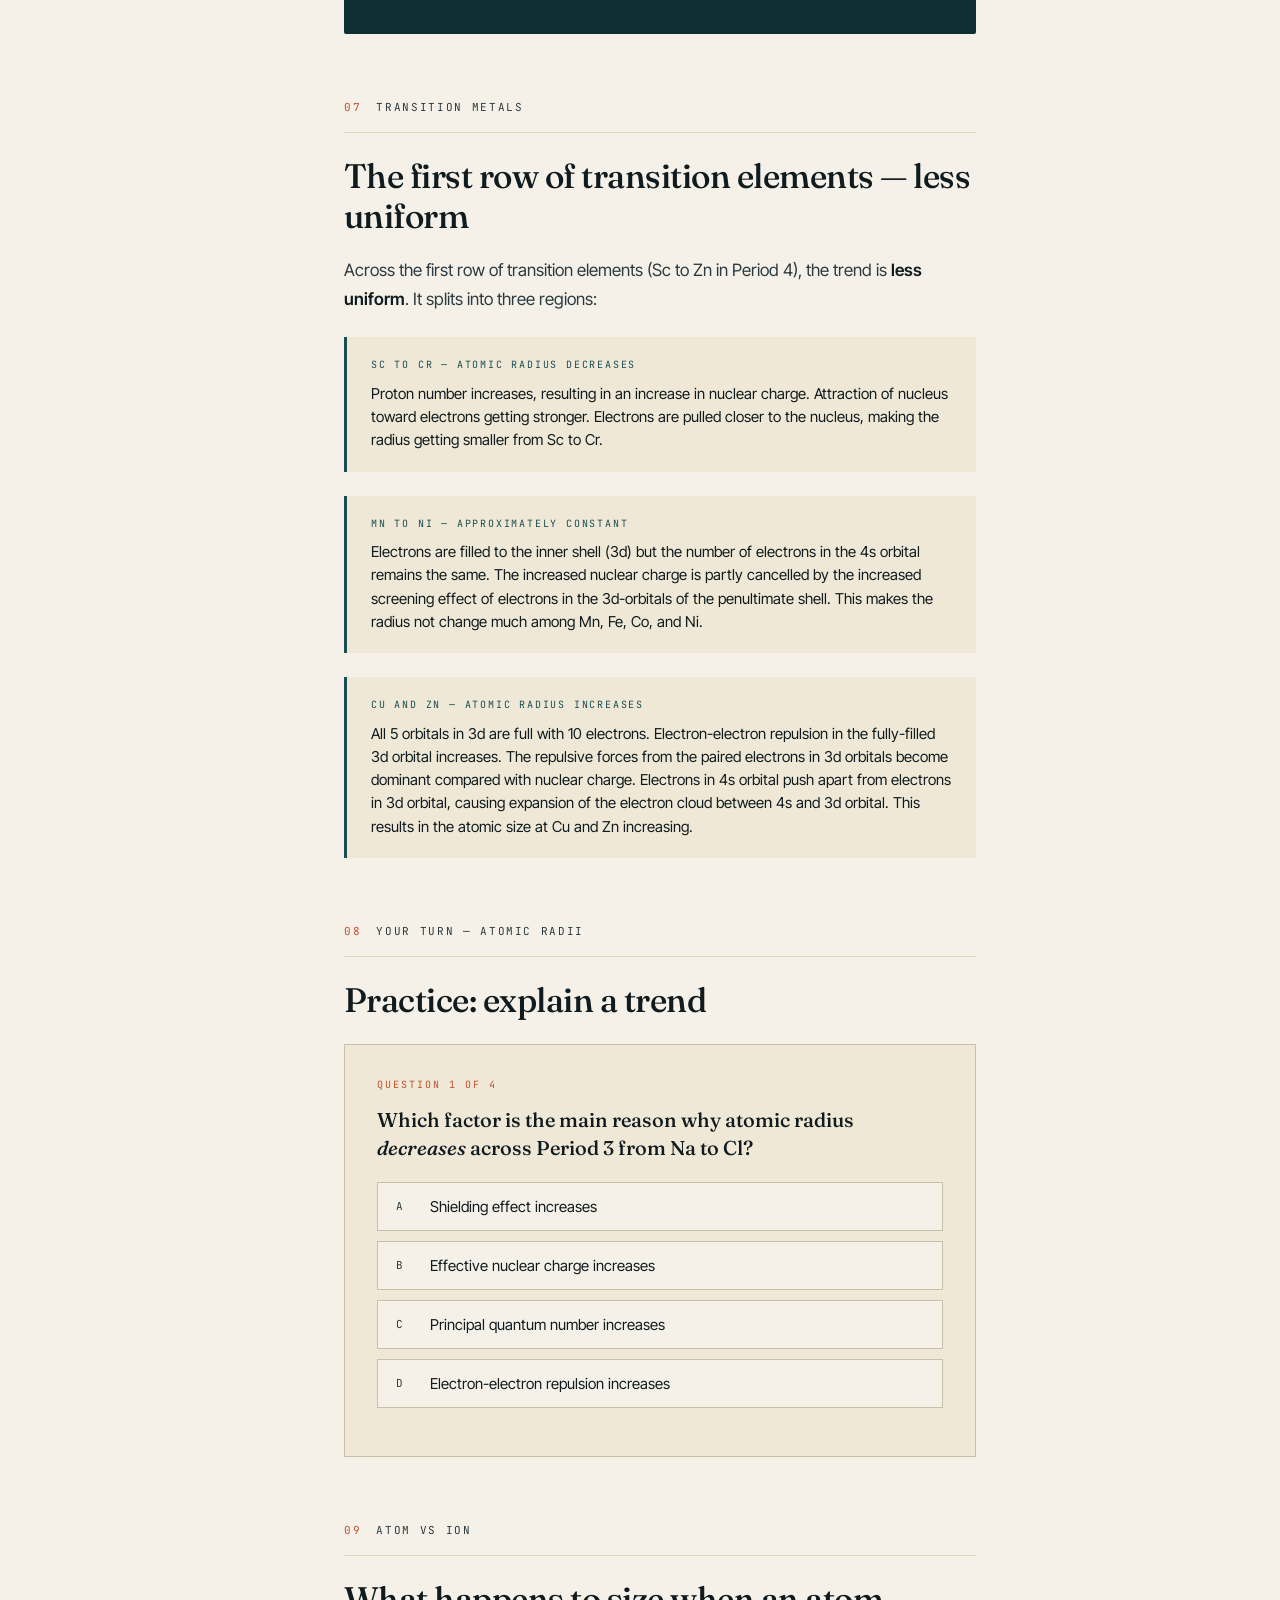
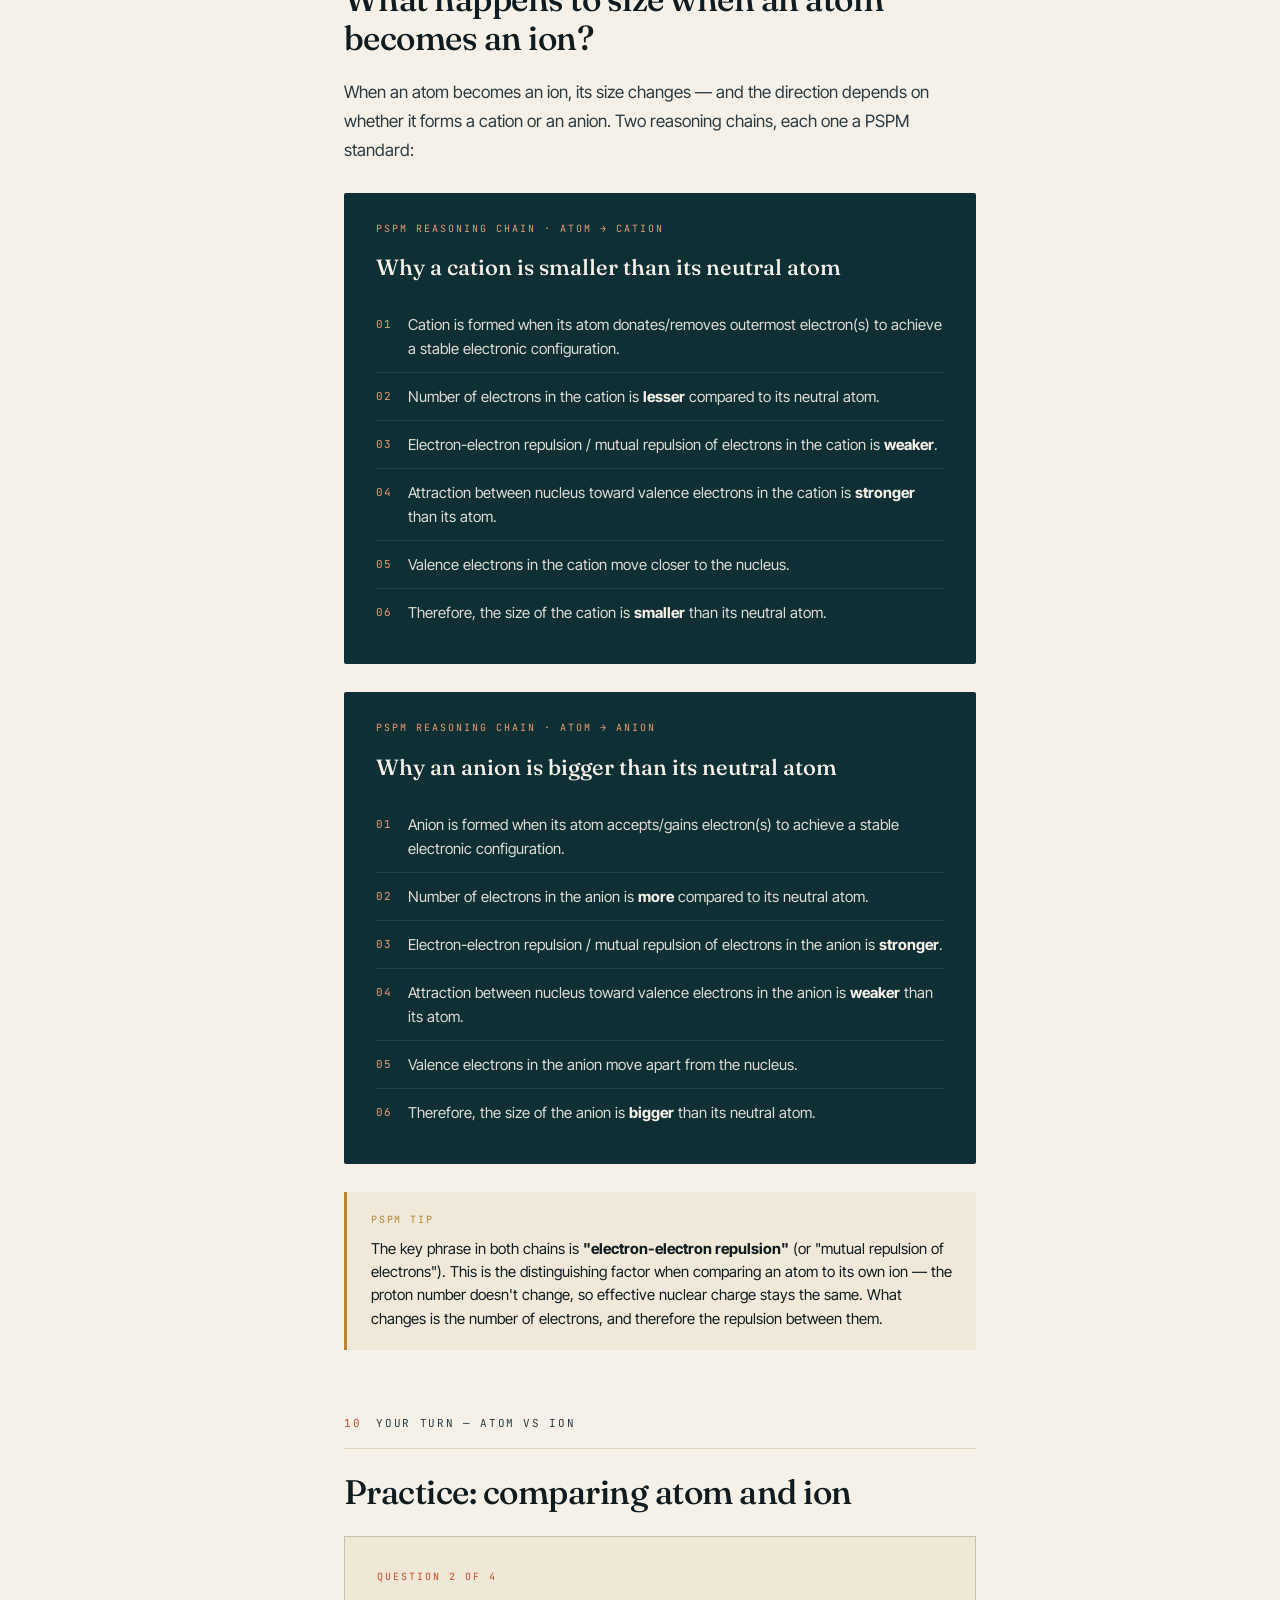
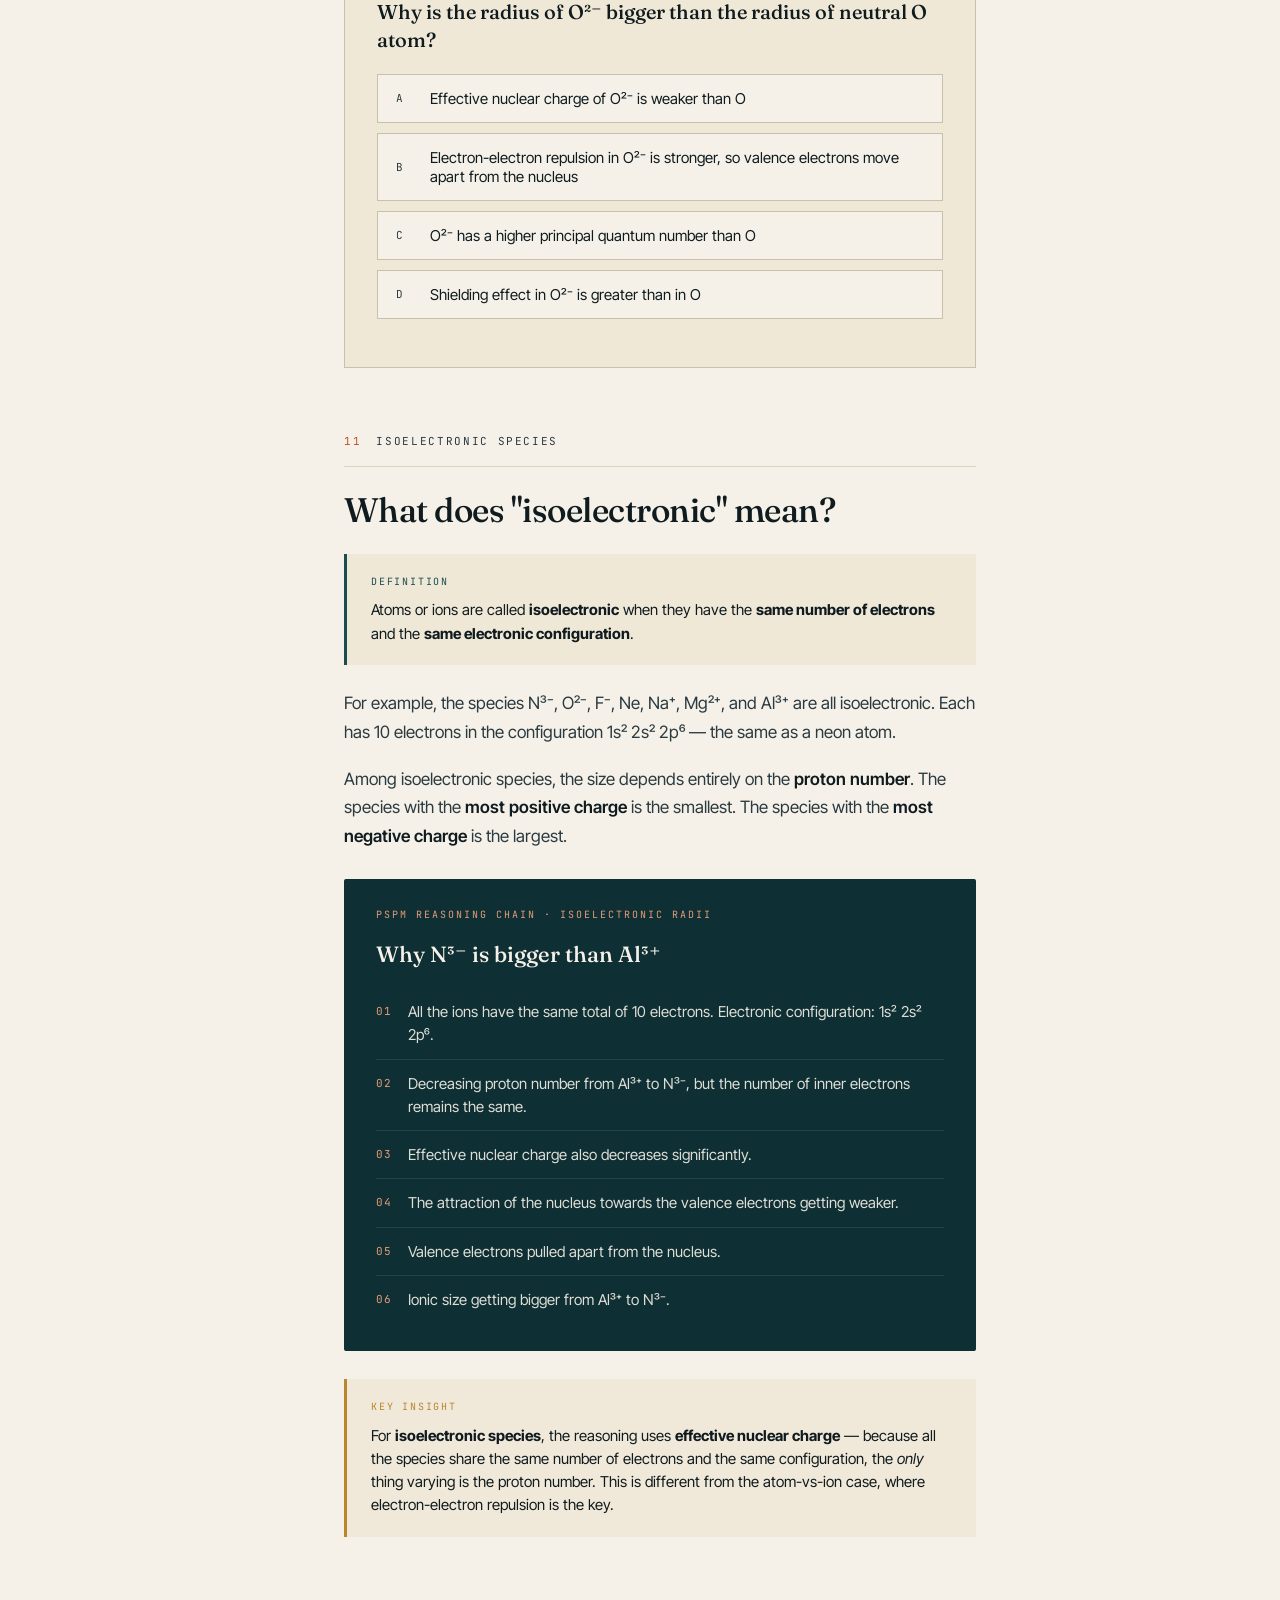
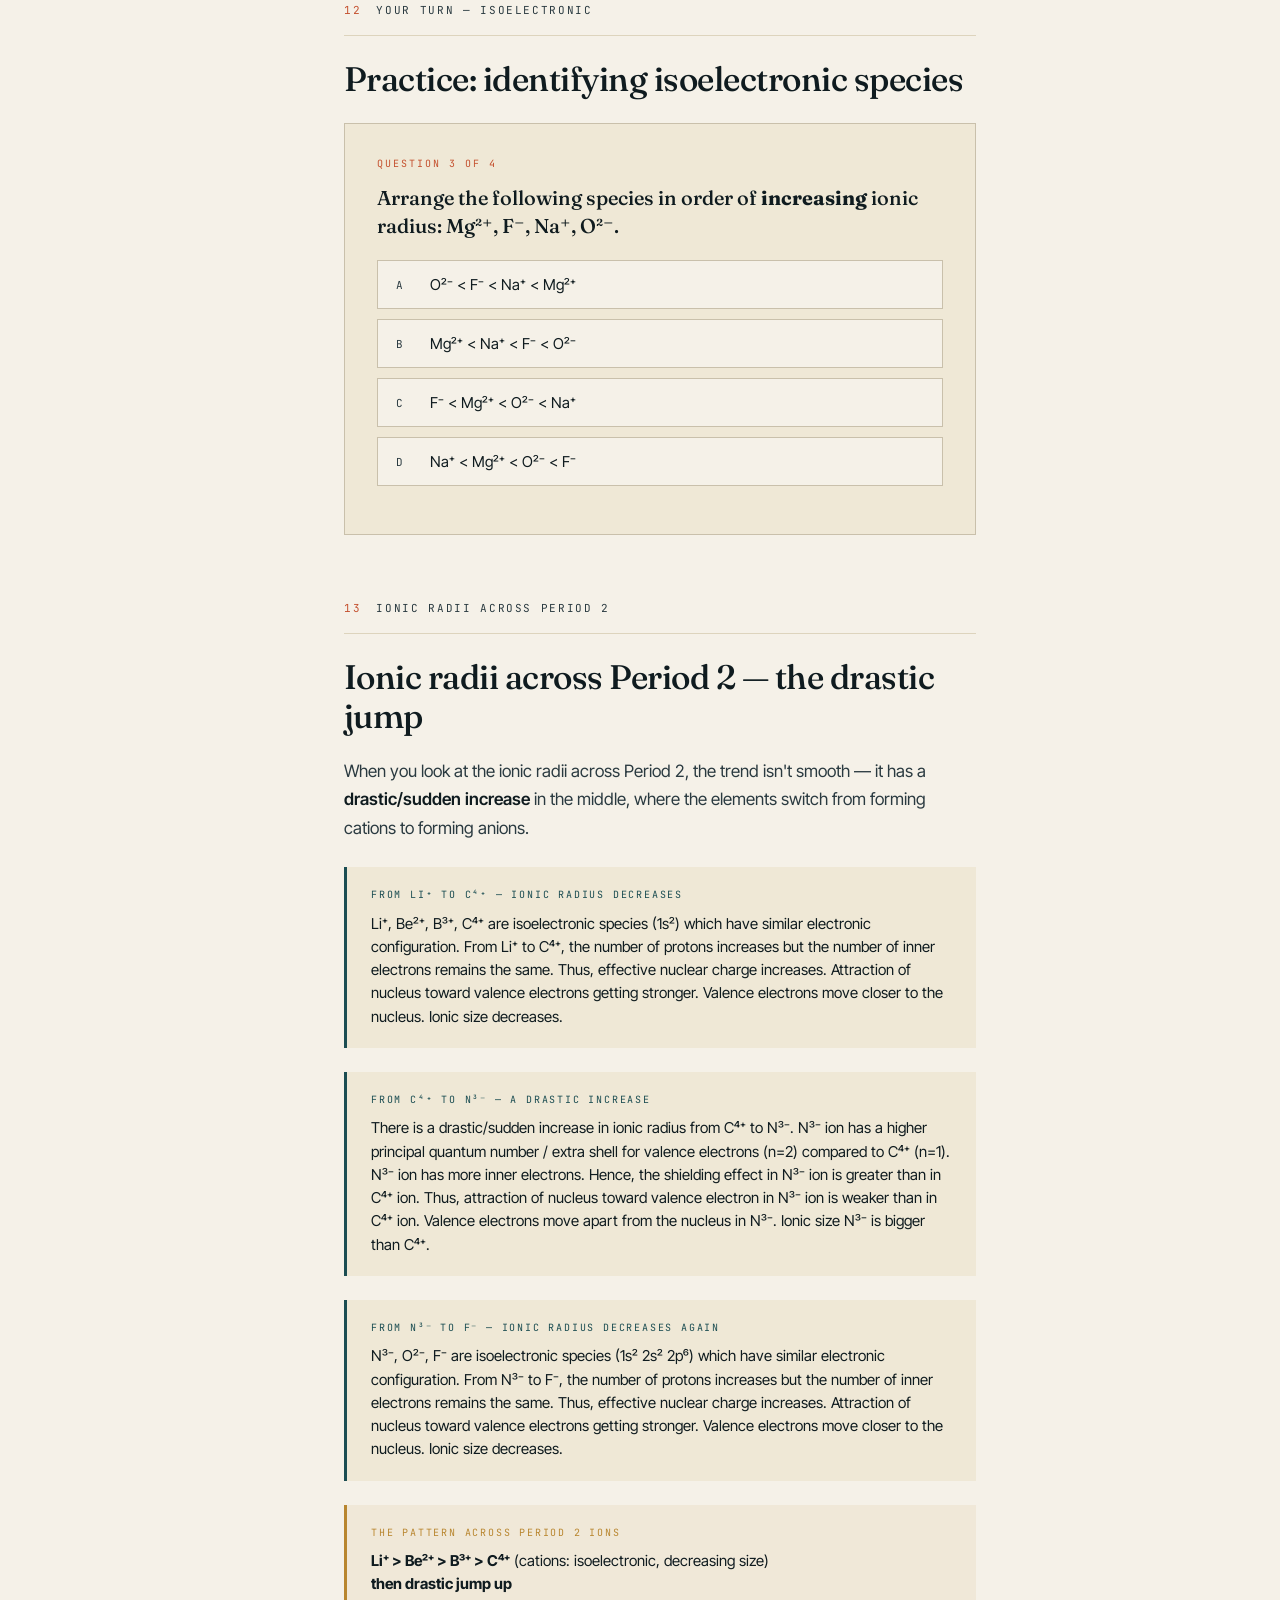
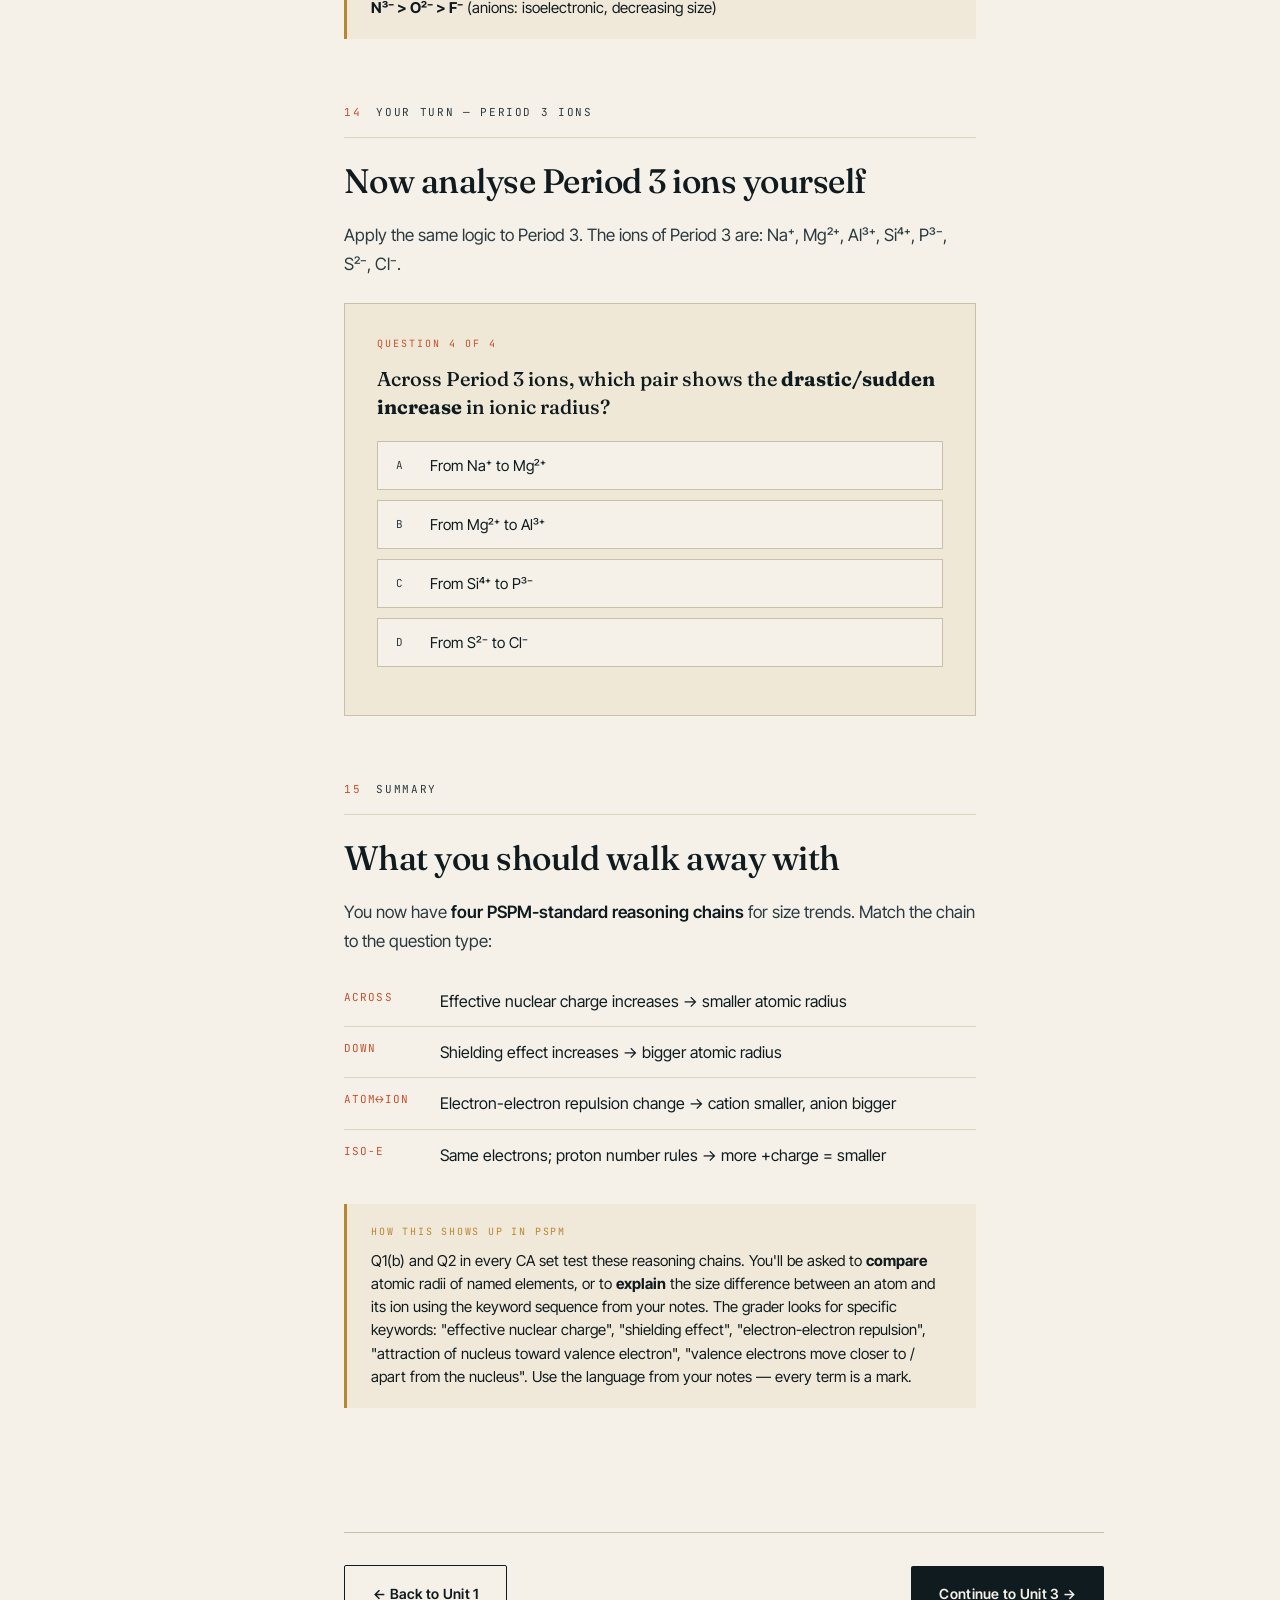
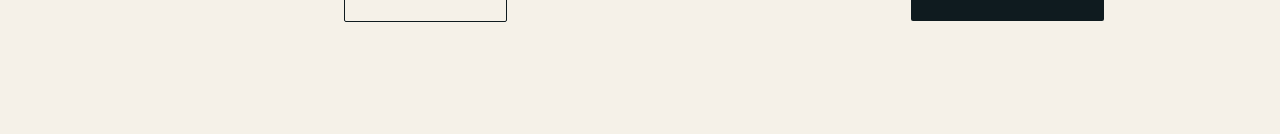
<file: units/unit-2.html>
<!DOCTYPE html>
<html lang="en">
<head>
<meta charset="UTF-8">
<meta name="viewport" content="width=device-width, initial-scale=1.0">
<title>Unit 2: Size Matters — Atomic & Ionic Radii | Periodic Table SIM</title>
<link rel="preconnect" href="https://fonts.googleapis.com">
<link rel="preconnect" href="https://fonts.gstatic.com" crossorigin>
<link href="https://fonts.googleapis.com/css2?family=Fraunces:opsz,wght@9..144,400;9..144,500;9..144,600;9..144,700;9..144,900&family=Inter+Tight:wght@400;500;600;700&family=JetBrains+Mono:wght@400;500&display=swap" rel="stylesheet">
<link rel="stylesheet" href="../assets/css/styles.css">
</head>
<body data-page="unit-2">

<div class="app">

  <aside class="sidebar" id="sidebar"></aside>

  <main class="main" data-unit-quizzes="u2-prereq-1,u2-practice-1,u2-practice-2,u2-practice-3,u2-practice-4">

    <div class="unit-header">
      <div class="breadcrumb">
        <a href="../index.html">Course Home</a>
        <span class="breadcrumb-sep">/</span>
        <span>Unit 02</span>
      </div>
      <div class="unit-header-grid">
        <div>
          <h1 class="unit-title">Size <em>Matters</em></h1>
          <p class="unit-deck">
            Why atoms get smaller across a period and bigger down a group — and what happens
            to size when atoms become ions.
          </p>
        </div>
        <div class="progress-card">
          <div class="progress-label">Your Progress</div>
          <div class="progress-text" id="unit-progress-text">0 of 5 checkpoints complete</div>
          <div class="progress-bar">
            <div class="progress-fill" id="unit-progress-fill" style="width: 0%"></div>
          </div>
        </div>
      </div>
    </div>

    <div class="unit-content">

      <!-- EVENT 01: Learning Outcomes -->
      <div class="event-block">
        <div class="event-stamp">
          <span class="event-num">01</span>
          <span class="event-name">Learning Outcomes</span>
        </div>
        <h2 class="event-heading">What you'll be able to do</h2>
        <div class="callout lo">
          <div class="callout-label">By the end of this unit</div>
          <ul class="lo-list">
            <li>Describe the variation in <strong>atomic radii</strong> across a period, across the first row of transition elements, and down a group.</li>
            <li>Analyse the variation in atomic radii of an element and its corresponding <strong>ionic radius</strong>.</li>
            <li>Compare the atomic radius of an element with its corresponding ionic radius.</li>
            <li>Define the term <strong>isoelectronic</strong>.</li>
            <li>Compare the radius of isoelectronic species.</li>
            <li>Analyse the variation in ionic radii across Period 2 and Period 3.</li>
          </ul>
        </div>
      </div>

      <!-- EVENT 02: Before You Begin -->
      <div class="event-block">
        <div class="event-stamp">
          <span class="event-num">02</span>
          <span class="event-name">Before You Begin</span>
        </div>
        <h2 class="event-heading">A quick check on prior knowledge</h2>
        <div class="event-body">
          <p>
            This unit assumes you can already write the electron configuration of an atom <em>and</em> its ion.
            Three rules from Unit 1 and Topic 2 you must be comfortable with:
          </p>
          <p>
            For <strong>main group cations</strong>, electrons are removed from the outermost shell to achieve
            a noble-gas configuration. For example, Al → Al³⁺ means removing the 3s² 3p¹ electrons.
          </p>
          <p>
            For <strong>main group anions</strong>, electrons are added to the outermost shell to achieve
            a noble-gas configuration. For example, O → O²⁻ means adding 2 electrons to the 2p subshell.
          </p>
          <p>
            For <strong>transition metal cations</strong>, electrons are always removed first from the
            <strong>ns</strong> orbital, then from the <strong>(n−1)d</strong> orbital. For example,
            Fe → Fe²⁺ means removing the 4s² electrons first, giving [Ar] 3d⁶.
          </p>
        </div>

        <div class="quiz" data-quiz-id="u2-prereq-1">
          <div class="quiz-label">Quick check</div>
          <div class="quiz-question">What is the electron configuration of Fe³⁺ (Z = 26)?</div>
          <div class="quiz-options">
            <button class="quiz-option" onclick="answerQuiz(this, false, 'You removed from 3d first, but for transition metals electrons are always removed from the ns orbital first, then (n−1)d.')">
              <span class="quiz-option-letter">A</span>
              <span>1s² 2s² 2p⁶ 3s² 3p⁶ 4s² 3d³</span>
            </button>
            <button class="quiz-option" onclick="answerQuiz(this, true, 'Correct. Fe is [Ar] 4s² 3d⁶. To form Fe³⁺, remove all 4s electrons first (2 electrons), then 1 electron from 3d. Result: [Ar] 3d⁵.')">
              <span class="quiz-option-letter">B</span>
              <span>1s² 2s² 2p⁶ 3s² 3p⁶ 3d⁵</span>
            </button>
            <button class="quiz-option" onclick="answerQuiz(this, false, 'Too few electrons removed. Fe³⁺ means 3 electrons removed total. This shows only 1 removed.')">
              <span class="quiz-option-letter">C</span>
              <span>1s² 2s² 2p⁶ 3s² 3p⁶ 4s² 3d⁵</span>
            </button>
            <button class="quiz-option" onclick="answerQuiz(this, false, 'For transition metals, you keep electrons in (n−1)d if possible — they are not all removed. Fe³⁺ still has 5 electrons in 3d.')">
              <span class="quiz-option-letter">D</span>
              <span>1s² 2s² 2p⁶ 3s² 3p⁶</span>
            </button>
          </div>
          <div class="quiz-feedback">
            <div class="quiz-feedback-label">Feedback</div>
            <p></p>
          </div>
        </div>
      </div>

      <!-- EVENT 03: Three Factors -->
      <div class="event-block">
        <div class="event-stamp">
          <span class="event-num">03</span>
          <span class="event-name">Three Factors</span>
        </div>
        <h2 class="event-heading">Three factors that influence size</h2>
        <div class="event-body">
          <p>
            Before explaining any trend in the periodic table, you need to understand three factors.
            Every PSPM answer about atomic or ionic radii will be built from these three:
          </p>
        </div>

        <div class="diagram">
          <svg viewBox="0 0 700 300" xmlns="http://www.w3.org/2000/svg">
            <g>
              <rect x="20" y="60" width="200" height="180" fill="#1B4D52" opacity="0.9" rx="2"/>
              <text x="120" y="100" text-anchor="middle" fill="#F5F1E8" font-family="Fraunces" font-size="18" font-weight="600">Nuclear Charge</text>
              <line x1="50" y1="115" x2="190" y2="115" stroke="#E89B7A" stroke-width="1"/>
              <text x="120" y="145" text-anchor="middle" fill="#F5F1E8" font-family="Inter Tight" font-size="11">The positive charge</text>
              <text x="120" y="162" text-anchor="middle" fill="#F5F1E8" font-family="Inter Tight" font-size="11">of the nucleus that</text>
              <text x="120" y="179" text-anchor="middle" fill="#F5F1E8" font-family="Inter Tight" font-size="11">pulls all electrons</text>
              <text x="120" y="196" text-anchor="middle" fill="#F5F1E8" font-family="Inter Tight" font-size="11">towards it.</text>
              <text x="120" y="225" text-anchor="middle" fill="#E89B7A" font-family="JetBrains Mono" font-size="10" letter-spacing="1">= PROTON NUMBER</text>
            </g>

            <g>
              <rect x="245" y="60" width="200" height="180" fill="#C4502E" opacity="0.9" rx="2"/>
              <text x="345" y="92" text-anchor="middle" fill="#F5F1E8" font-family="Fraunces" font-size="17" font-weight="600">Effective Nuclear</text>
              <text x="345" y="112" text-anchor="middle" fill="#F5F1E8" font-family="Fraunces" font-size="17" font-weight="600">Charge</text>
              <line x1="275" y1="125" x2="415" y2="125" stroke="#F5F1E8" stroke-width="1" opacity="0.5"/>
              <text x="345" y="150" text-anchor="middle" fill="#F5F1E8" font-family="Inter Tight" font-size="11">The positive charge</text>
              <text x="345" y="167" text-anchor="middle" fill="#F5F1E8" font-family="Inter Tight" font-size="11">felt by the valence</text>
              <text x="345" y="184" text-anchor="middle" fill="#F5F1E8" font-family="Inter Tight" font-size="11">electrons toward</text>
              <text x="345" y="201" text-anchor="middle" fill="#F5F1E8" font-family="Inter Tight" font-size="11">the nucleus.</text>
              <text x="345" y="226" text-anchor="middle" fill="#F5F1E8" font-family="JetBrains Mono" font-size="10" letter-spacing="1">Zeff = Z − inner e⁻</text>
            </g>

            <g>
              <rect x="470" y="60" width="200" height="180" fill="#B8862F" opacity="0.9" rx="2"/>
              <text x="570" y="92" text-anchor="middle" fill="#F5F1E8" font-family="Fraunces" font-size="17" font-weight="600">Shielding /</text>
              <text x="570" y="112" text-anchor="middle" fill="#F5F1E8" font-family="Fraunces" font-size="17" font-weight="600">Screening Effect</text>
              <line x1="500" y1="125" x2="640" y2="125" stroke="#F5F1E8" stroke-width="1" opacity="0.5"/>
              <text x="570" y="150" text-anchor="middle" fill="#F5F1E8" font-family="Inter Tight" font-size="11">Inner electrons</text>
              <text x="570" y="167" text-anchor="middle" fill="#F5F1E8" font-family="Inter Tight" font-size="11">shield outer electrons</text>
              <text x="570" y="184" text-anchor="middle" fill="#F5F1E8" font-family="Inter Tight" font-size="11">from the full nuclear</text>
              <text x="570" y="201" text-anchor="middle" fill="#F5F1E8" font-family="Inter Tight" font-size="11">attraction.</text>
              <text x="570" y="226" text-anchor="middle" fill="#F5F1E8" font-family="JetBrains Mono" font-size="10" letter-spacing="1">↑ INNER e⁻ → ↑ SHIELD</text>
            </g>

            <text x="350" y="270" text-anchor="middle" fill="#2A3A40" font-family="Fraunces" font-style="italic" font-size="14">Master these three. Every trend explanation flows from them.</text>
          </svg>
          <div class="diagram-caption">The three factors that determine atomic and ionic size</div>
        </div>

        <div class="callout">
          <div class="callout-label">The distinction</div>
          <p>
            <strong>Nuclear charge</strong> is the positive charge felt by <em>all</em> electrons (equals the proton number).
            <strong>Effective nuclear charge</strong> is the positive charge felt by the <em>valence electrons only</em>,
            calculated as Zeff = proton number − number of inner electrons.
          </p>
        </div>

        <div class="event-body">
          <p>
            For example, sodium has a proton number of 11. Its nuclear charge is +11, felt by all 11 electrons.
            But its <strong>effective nuclear charge</strong> is only +1, because the 10 inner electrons shield
            the single valence electron from feeling the full +11.
          </p>
        </div>
      </div>

      <!-- EVENT 04: Atomic Radii Trends -->
      <div class="event-block">
        <div class="event-stamp">
          <span class="event-num">04</span>
          <span class="event-name">Atomic Radii Trends</span>
        </div>
        <h2 class="event-heading">How atomic radius changes across the table</h2>
        <div class="event-body">
          <p>
            The <strong>atomic radius</strong> is half the distance between the two nuclei of a diatomic molecule.
            It changes systematically as you move across the periodic table:
          </p>
        </div>

        <div class="diagram">
          <svg viewBox="0 0 600 240" xmlns="http://www.w3.org/2000/svg">
            <defs>
              <marker id="arr2" markerWidth="10" markerHeight="10" refX="9" refY="3" orient="auto">
                <path d="M0,0 L0,6 L9,3 z" fill="#0F1B1F"/>
              </marker>
            </defs>

            <circle cx="80" cy="120" r="38" fill="#1B4D52" opacity="0.5"/>
            <circle cx="170" cy="120" r="32" fill="#1B4D52" opacity="0.6"/>
            <circle cx="250" cy="120" r="26" fill="#1B4D52" opacity="0.7"/>
            <circle cx="320" cy="120" r="20" fill="#1B4D52" opacity="0.85"/>

            <text x="80" y="125" text-anchor="middle" fill="#F5F1E8" font-family="Fraunces" font-size="14" font-weight="600">Na</text>
            <text x="170" y="125" text-anchor="middle" fill="#F5F1E8" font-family="Fraunces" font-size="14" font-weight="600">Mg</text>
            <text x="250" y="125" text-anchor="middle" fill="#F5F1E8" font-family="Fraunces" font-size="14" font-weight="600">Al</text>
            <text x="320" y="125" text-anchor="middle" fill="#F5F1E8" font-family="Fraunces" font-size="14" font-weight="600">Si</text>

            <line x1="40" y1="190" x2="360" y2="190" stroke="#0F1B1F" stroke-width="1.5" marker-end="url(#arr2)"/>
            <text x="200" y="215" text-anchor="middle" fill="#0F1B1F" font-family="JetBrains Mono" font-size="10" letter-spacing="2">ACROSS PERIOD → SIZE DECREASES</text>

            <circle cx="450" cy="80" r="18" fill="#C4502E" opacity="0.7"/>
            <circle cx="450" cy="130" r="28" fill="#C4502E" opacity="0.7"/>
            <circle cx="450" cy="190" r="38" fill="#C4502E" opacity="0.7"/>

            <text x="450" y="85" text-anchor="middle" fill="#F5F1E8" font-family="Fraunces" font-size="12" font-weight="600">Li</text>
            <text x="450" y="135" text-anchor="middle" fill="#F5F1E8" font-family="Fraunces" font-size="13" font-weight="600">Na</text>
            <text x="450" y="195" text-anchor="middle" fill="#F5F1E8" font-family="Fraunces" font-size="14" font-weight="600">K</text>

            <line x1="510" y1="60" x2="510" y2="220" stroke="#0F1B1F" stroke-width="1.5" marker-end="url(#arr2)"/>
            <text x="555" y="145" text-anchor="middle" fill="#0F1B1F" font-family="JetBrains Mono" font-size="10" letter-spacing="2" transform="rotate(90 555 145)">DOWN GROUP → SIZE INCREASES</text>
          </svg>
          <div class="diagram-caption">Atomic size decreases across a period and increases down a group</div>
        </div>
      </div>

      <!-- EVENT 05: Across a Period -->
      <div class="event-block">
        <div class="event-stamp">
          <span class="event-num">05</span>
          <span class="event-name">Across a Period</span>
        </div>
        <h2 class="event-heading">Atomic radius decreases across a period</h2>
        <div class="event-body">
          <p>
            Across a period (from left to right), the atomic radius generally <strong>decreases</strong>.
            The PSPM-style explanation uses this exact reasoning chain — learn it word for word:
          </p>
        </div>

        <div class="worked-example">
          <div class="worked-example-label">PSPM Reasoning Chain · Across a Period</div>
          <h4>Why Al is smaller than Na</h4>

          <div class="step">
            <div class="step-num">01</div>
            <div class="step-content">
              As proton number increases, but the number of inner electrons remains the same.
            </div>
          </div>
          <div class="step">
            <div class="step-num">02</div>
            <div class="step-content">
              <strong>Effective nuclear charge increases.</strong>
            </div>
          </div>
          <div class="step">
            <div class="step-num">03</div>
            <div class="step-content">
              Positive charge felt by valence electron toward nucleus is stronger.
            </div>
          </div>
          <div class="step">
            <div class="step-num">04</div>
            <div class="step-content">
              Attraction of nucleus toward valence electron is stronger.
            </div>
          </div>
          <div class="step">
            <div class="step-num">05</div>
            <div class="step-content">
              Valence electrons move closer to the nucleus.
            </div>
          </div>
          <div class="step">
            <div class="step-num">06</div>
            <div class="step-content">
              <strong>Atomic radius smaller.</strong>
            </div>
          </div>
        </div>

        <div class="callout pspm">
          <div class="callout-label">Mnemonic from your notes — PIECES</div>
          <p>
            <strong>P</strong>roton number increases · <strong>I</strong>nner electrons remain the same ·
            <strong>E</strong>ffective nuclear charge stronger · <strong>A</strong>ttracts valence electrons more strongly ·
            <strong>E</strong>lectrons move closer to the nucleus · <strong>S</strong>hrink — smaller atomic radius.
          </p>
        </div>
      </div>

      <!-- EVENT 06: Down a Group -->
      <div class="event-block">
        <div class="event-stamp">
          <span class="event-num">06</span>
          <span class="event-name">Down a Group</span>
        </div>
        <h2 class="event-heading">Atomic radius increases down a group</h2>
        <div class="event-body">
          <p>
            Going down a group, the atomic radius generally <strong>increases</strong>. This time the
            dominant factor is <strong>shielding effect</strong>, not effective nuclear charge:
          </p>
        </div>

        <div class="worked-example">
          <div class="worked-example-label">PSPM Reasoning Chain · Down a Group</div>
          <h4>Why K is bigger than Li</h4>

          <div class="step">
            <div class="step-num">01</div>
            <div class="step-content">
              Principal quantum number, n, increases.
            </div>
          </div>
          <div class="step">
            <div class="step-num">02</div>
            <div class="step-content">
              Number of inner electrons increases.
            </div>
          </div>
          <div class="step">
            <div class="step-num">03</div>
            <div class="step-content">
              Inner electrons shield valence electrons strongly.
            </div>
          </div>
          <div class="step">
            <div class="step-num">04</div>
            <div class="step-content">
              <strong>Shielding effect increases.</strong>
            </div>
          </div>
          <div class="step">
            <div class="step-num">05</div>
            <div class="step-content">
              Attraction of nucleus toward valence electron is weaker.
            </div>
          </div>
          <div class="step">
            <div class="step-num">06</div>
            <div class="step-content">
              Valence electrons move apart from the nucleus.
            </div>
          </div>
          <div class="step">
            <div class="step-num">07</div>
            <div class="step-content">
              <strong>Atomic radius bigger.</strong>
            </div>
          </div>
        </div>
      </div>

      <!-- EVENT 07: Transition Metals -->
      <div class="event-block">
        <div class="event-stamp">
          <span class="event-num">07</span>
          <span class="event-name">Transition Metals</span>
        </div>
        <h2 class="event-heading">The first row of transition elements — less uniform</h2>
        <div class="event-body">
          <p>
            Across the first row of transition elements (Sc to Zn in Period 4), the trend is
            <strong>less uniform</strong>. It splits into three regions:
          </p>
        </div>

        <div class="callout">
          <div class="callout-label">Sc to Cr — atomic radius decreases</div>
          <p>
            Proton number increases, resulting in an increase in nuclear charge. Attraction of nucleus
            toward electrons getting stronger. Electrons are pulled closer to the nucleus, making the
            radius getting smaller from Sc to Cr.
          </p>
        </div>

        <div class="callout">
          <div class="callout-label">Mn to Ni — approximately constant</div>
          <p>
            Electrons are filled to the inner shell (3d) but the number of electrons in the 4s orbital
            remains the same. The increased nuclear charge is partly cancelled by the increased
            screening effect of electrons in the 3d-orbitals of the penultimate shell. This makes
            the radius not change much among Mn, Fe, Co, and Ni.
          </p>
        </div>

        <div class="callout">
          <div class="callout-label">Cu and Zn — atomic radius increases</div>
          <p>
            All 5 orbitals in 3d are full with 10 electrons. Electron-electron repulsion in the
            fully-filled 3d orbital increases. The repulsive forces from the paired electrons in 3d
            orbitals become dominant compared with nuclear charge. Electrons in 4s orbital push apart
            from electrons in 3d orbital, causing expansion of the electron cloud between 4s and 3d
            orbital. This results in the atomic size at Cu and Zn increasing.
          </p>
        </div>
      </div>

      <!-- EVENT 08: Practice 1 -->
      <div class="event-block">
        <div class="event-stamp">
          <span class="event-num">08</span>
          <span class="event-name">Your Turn — Atomic Radii</span>
        </div>
        <h2 class="event-heading">Practice: explain a trend</h2>

        <div class="quiz" data-quiz-id="u2-practice-1">
          <div class="quiz-label">Question 1 of 4</div>
          <div class="quiz-question">Which factor is the main reason why atomic radius <em>decreases</em> across Period 3 from Na to Cl?</div>
          <div class="quiz-options">
            <button class="quiz-option" onclick="answerQuiz(this, false, 'Shielding effect explains why size INCREASES down a group, not why it decreases across a period. Across a period, the number of inner electrons stays the same — so shielding doesn&apos;t change significantly.')">
              <span class="quiz-option-letter">A</span>
              <span>Shielding effect increases</span>
            </button>
            <button class="quiz-option" onclick="answerQuiz(this, true, 'Correct. Across a period, proton number increases but the number of inner electrons remains the same. Effective nuclear charge increases. The attraction of nucleus toward valence electrons is stronger, so they move closer to the nucleus — atomic radius decreases.')">
              <span class="quiz-option-letter">B</span>
              <span>Effective nuclear charge increases</span>
            </button>
            <button class="quiz-option" onclick="answerQuiz(this, false, 'Principal quantum number does NOT change across a period — all Period 3 elements have valence electrons in n = 3. This factor explains the down-a-group trend, not across-period.')">
              <span class="quiz-option-letter">C</span>
              <span>Principal quantum number increases</span>
            </button>
            <button class="quiz-option" onclick="answerQuiz(this, false, 'Electron-electron repulsion is the explanation for the Cu and Zn anomaly in transition metals — not a general trend across a period.')">
              <span class="quiz-option-letter">D</span>
              <span>Electron-electron repulsion increases</span>
            </button>
          </div>
          <div class="quiz-feedback">
            <div class="quiz-feedback-label">Feedback</div>
            <p></p>
          </div>
        </div>
      </div>

      <!-- EVENT 09: Atom vs Ion -->
      <div class="event-block">
        <div class="event-stamp">
          <span class="event-num">09</span>
          <span class="event-name">Atom vs Ion</span>
        </div>
        <h2 class="event-heading">What happens to size when an atom becomes an ion?</h2>
        <div class="event-body">
          <p>
            When an atom becomes an ion, its size changes — and the direction depends on whether
            it forms a cation or an anion. Two reasoning chains, each one a PSPM standard:
          </p>
        </div>

        <div class="worked-example">
          <div class="worked-example-label">PSPM Reasoning Chain · Atom → Cation</div>
          <h4>Why a cation is smaller than its neutral atom</h4>

          <div class="step">
            <div class="step-num">01</div>
            <div class="step-content">
              Cation is formed when its atom donates/removes outermost electron(s) to achieve a stable electronic configuration.
            </div>
          </div>
          <div class="step">
            <div class="step-num">02</div>
            <div class="step-content">
              Number of electrons in the cation is <strong>lesser</strong> compared to its neutral atom.
            </div>
          </div>
          <div class="step">
            <div class="step-num">03</div>
            <div class="step-content">
              Electron-electron repulsion / mutual repulsion of electrons in the cation is <strong>weaker</strong>.
            </div>
          </div>
          <div class="step">
            <div class="step-num">04</div>
            <div class="step-content">
              Attraction between nucleus toward valence electrons in the cation is <strong>stronger</strong> than its atom.
            </div>
          </div>
          <div class="step">
            <div class="step-num">05</div>
            <div class="step-content">
              Valence electrons in the cation move closer to the nucleus.
            </div>
          </div>
          <div class="step">
            <div class="step-num">06</div>
            <div class="step-content">
              Therefore, the size of the cation is <strong>smaller</strong> than its neutral atom.
            </div>
          </div>
        </div>

        <div class="worked-example">
          <div class="worked-example-label">PSPM Reasoning Chain · Atom → Anion</div>
          <h4>Why an anion is bigger than its neutral atom</h4>

          <div class="step">
            <div class="step-num">01</div>
            <div class="step-content">
              Anion is formed when its atom accepts/gains electron(s) to achieve a stable electronic configuration.
            </div>
          </div>
          <div class="step">
            <div class="step-num">02</div>
            <div class="step-content">
              Number of electrons in the anion is <strong>more</strong> compared to its neutral atom.
            </div>
          </div>
          <div class="step">
            <div class="step-num">03</div>
            <div class="step-content">
              Electron-electron repulsion / mutual repulsion of electrons in the anion is <strong>stronger</strong>.
            </div>
          </div>
          <div class="step">
            <div class="step-num">04</div>
            <div class="step-content">
              Attraction between nucleus toward valence electrons in the anion is <strong>weaker</strong> than its atom.
            </div>
          </div>
          <div class="step">
            <div class="step-num">05</div>
            <div class="step-content">
              Valence electrons in the anion move apart from the nucleus.
            </div>
          </div>
          <div class="step">
            <div class="step-num">06</div>
            <div class="step-content">
              Therefore, the size of the anion is <strong>bigger</strong> than its neutral atom.
            </div>
          </div>
        </div>

        <div class="callout pspm">
          <div class="callout-label">PSPM Tip</div>
          <p>
            The key phrase in both chains is <strong>"electron-electron repulsion"</strong> (or "mutual repulsion of electrons").
            This is the distinguishing factor when comparing an atom to its own ion — the proton number doesn't change,
            so effective nuclear charge stays the same. What changes is the number of electrons, and therefore the repulsion between them.
          </p>
        </div>
      </div>

      <!-- EVENT 10: Practice 2 -->
      <div class="event-block">
        <div class="event-stamp">
          <span class="event-num">10</span>
          <span class="event-name">Your Turn — Atom vs Ion</span>
        </div>
        <h2 class="event-heading">Practice: comparing atom and ion</h2>

        <div class="quiz" data-quiz-id="u2-practice-2">
          <div class="quiz-label">Question 2 of 4</div>
          <div class="quiz-question">Why is the radius of O²⁻ bigger than the radius of neutral O atom?</div>
          <div class="quiz-options">
            <button class="quiz-option" onclick="answerQuiz(this, false, 'Effective nuclear charge depends on protons and inner electrons. Going from O to O²⁻, the proton number does NOT change — only the number of electrons changes. So effective nuclear charge is not the right explanation.')">
              <span class="quiz-option-letter">A</span>
              <span>Effective nuclear charge of O²⁻ is weaker than O</span>
            </button>
            <button class="quiz-option" onclick="answerQuiz(this, true, 'Correct. O²⁻ has more electrons than O. Electron-electron repulsion in O²⁻ is stronger. Attraction between nucleus toward valence electrons in O²⁻ is weaker than O. Valence electrons move apart from the nucleus. Therefore, size of O²⁻ is bigger than O.')">
              <span class="quiz-option-letter">B</span>
              <span>Electron-electron repulsion in O²⁻ is stronger, so valence electrons move apart from the nucleus</span>
            </button>
            <button class="quiz-option" onclick="answerQuiz(this, false, 'O²⁻ and O both have the same principal quantum number (n=2 for valence electrons). Adding electrons does not change which shell they go into here — they fill the existing 2p subshell.')">
              <span class="quiz-option-letter">C</span>
              <span>O²⁻ has a higher principal quantum number than O</span>
            </button>
            <button class="quiz-option" onclick="answerQuiz(this, false, 'Shielding effect explains down-the-group trends. Both O and O²⁻ have the same number of inner electrons (1s² = 2 inner electrons), so shielding is identical.')">
              <span class="quiz-option-letter">D</span>
              <span>Shielding effect in O²⁻ is greater than in O</span>
            </button>
          </div>
          <div class="quiz-feedback">
            <div class="quiz-feedback-label">Feedback</div>
            <p></p>
          </div>
        </div>
      </div>

      <!-- EVENT 11: Isoelectronic -->
      <div class="event-block">
        <div class="event-stamp">
          <span class="event-num">11</span>
          <span class="event-name">Isoelectronic Species</span>
        </div>
        <h2 class="event-heading">What does "isoelectronic" mean?</h2>

        <div class="callout">
          <div class="callout-label">Definition</div>
          <p>
            Atoms or ions are called <strong>isoelectronic</strong> when they have the
            <strong>same number of electrons</strong> and the <strong>same electronic configuration</strong>.
          </p>
        </div>

        <div class="event-body">
          <p>
            For example, the species N³⁻, O²⁻, F⁻, Ne, Na⁺, Mg²⁺, and Al³⁺ are all isoelectronic.
            Each has 10 electrons in the configuration 1s² 2s² 2p⁶ — the same as a neon atom.
          </p>
          <p>
            Among isoelectronic species, the size depends entirely on the <strong>proton number</strong>.
            The species with the <strong>most positive charge</strong> is the smallest. The species with
            the <strong>most negative charge</strong> is the largest.
          </p>
        </div>

        <div class="worked-example">
          <div class="worked-example-label">PSPM Reasoning Chain · Isoelectronic Radii</div>
          <h4>Why N³⁻ is bigger than Al³⁺</h4>

          <div class="step">
            <div class="step-num">01</div>
            <div class="step-content">
              All the ions have the same total of 10 electrons. Electronic configuration: 1s² 2s² 2p⁶.
            </div>
          </div>
          <div class="step">
            <div class="step-num">02</div>
            <div class="step-content">
              Decreasing proton number from Al³⁺ to N³⁻, but the number of inner electrons remains the same.
            </div>
          </div>
          <div class="step">
            <div class="step-num">03</div>
            <div class="step-content">
              Effective nuclear charge also decreases significantly.
            </div>
          </div>
          <div class="step">
            <div class="step-num">04</div>
            <div class="step-content">
              The attraction of the nucleus towards the valence electrons getting weaker.
            </div>
          </div>
          <div class="step">
            <div class="step-num">05</div>
            <div class="step-content">
              Valence electrons pulled apart from the nucleus.
            </div>
          </div>
          <div class="step">
            <div class="step-num">06</div>
            <div class="step-content">
              Ionic size getting bigger from Al³⁺ to N³⁻.
            </div>
          </div>
        </div>

        <div class="callout pspm">
          <div class="callout-label">Key insight</div>
          <p>
            For <strong>isoelectronic species</strong>, the reasoning uses <strong>effective nuclear charge</strong> —
            because all the species share the same number of electrons and the same configuration, the
            <em>only</em> thing varying is the proton number. This is different from the atom-vs-ion case,
            where electron-electron repulsion is the key.
          </p>
        </div>
      </div>

      <!-- EVENT 12: Practice 3 -->
      <div class="event-block">
        <div class="event-stamp">
          <span class="event-num">12</span>
          <span class="event-name">Your Turn — Isoelectronic</span>
        </div>
        <h2 class="event-heading">Practice: identifying isoelectronic species</h2>

        <div class="quiz" data-quiz-id="u2-practice-3">
          <div class="quiz-label">Question 3 of 4</div>
          <div class="quiz-question">Arrange the following species in order of <strong>increasing</strong> ionic radius: Mg²⁺, F⁻, Na⁺, O²⁻.</div>
          <div class="quiz-options">
            <button class="quiz-option" onclick="answerQuiz(this, false, 'You have it the wrong way around. All four species have 10 electrons (isoelectronic). The most positive charge → smallest size; the most negative charge → biggest size.')">
              <span class="quiz-option-letter">A</span>
              <span>O²⁻ &lt; F⁻ &lt; Na⁺ &lt; Mg²⁺</span>
            </button>
            <button class="quiz-option" onclick="answerQuiz(this, true, 'Correct. All four are isoelectronic (10 electrons, 1s² 2s² 2p⁶). As proton number decreases from Mg (12) → Na (11) → F (9) → O (8), effective nuclear charge decreases, attraction toward valence electrons gets weaker, and ionic size gets bigger. So Mg²⁺ < Na⁺ < F⁻ < O²⁻.')">
              <span class="quiz-option-letter">B</span>
              <span>Mg²⁺ &lt; Na⁺ &lt; F⁻ &lt; O²⁻</span>
            </button>
            <button class="quiz-option" onclick="answerQuiz(this, false, 'These are NOT in size order — you mixed cations and anions arbitrarily. Among isoelectronic species, the order depends only on proton number.')">
              <span class="quiz-option-letter">C</span>
              <span>F⁻ &lt; Mg²⁺ &lt; O²⁻ &lt; Na⁺</span>
            </button>
            <button class="quiz-option" onclick="answerQuiz(this, false, 'Check the proton numbers: Mg = 12, Na = 11, F = 9, O = 8. Smaller proton number → weaker effective nuclear charge → bigger ion. Na⁺ has 11 protons, not the most.')">
              <span class="quiz-option-letter">D</span>
              <span>Na⁺ &lt; Mg²⁺ &lt; O²⁻ &lt; F⁻</span>
            </button>
          </div>
          <div class="quiz-feedback">
            <div class="quiz-feedback-label">Feedback</div>
            <p></p>
          </div>
        </div>
      </div>

      <!-- EVENT 13: Ionic Radii Across Period 2 -->
      <div class="event-block">
        <div class="event-stamp">
          <span class="event-num">13</span>
          <span class="event-name">Ionic Radii Across Period 2</span>
        </div>
        <h2 class="event-heading">Ionic radii across Period 2 — the drastic jump</h2>
        <div class="event-body">
          <p>
            When you look at the ionic radii across Period 2, the trend isn't smooth — it has a
            <strong>drastic/sudden increase</strong> in the middle, where the elements switch from
            forming cations to forming anions.
          </p>
        </div>

        <div class="callout">
          <div class="callout-label">From Li⁺ to C⁴⁺ — ionic radius decreases</div>
          <p>
            Li⁺, Be²⁺, B³⁺, C⁴⁺ are isoelectronic species (1s²) which have similar electronic configuration.
            From Li⁺ to C⁴⁺, the number of protons increases but the number of inner electrons remains the same.
            Thus, effective nuclear charge increases. Attraction of nucleus toward valence electrons getting stronger.
            Valence electrons move closer to the nucleus. Ionic size decreases.
          </p>
        </div>

        <div class="callout">
          <div class="callout-label">From C⁴⁺ to N³⁻ — a drastic increase</div>
          <p>
            There is a drastic/sudden increase in ionic radius from C⁴⁺ to N³⁻. N³⁻ ion has a
            higher principal quantum number / extra shell for valence electrons (n=2) compared to
            C⁴⁺ (n=1). N³⁻ ion has more inner electrons. Hence, the shielding effect in N³⁻ ion is
            greater than in C⁴⁺ ion. Thus, attraction of nucleus toward valence electron in N³⁻ ion
            is weaker than in C⁴⁺ ion. Valence electrons move apart from the nucleus in N³⁻.
            Ionic size N³⁻ is bigger than C⁴⁺.
          </p>
        </div>

        <div class="callout">
          <div class="callout-label">From N³⁻ to F⁻ — ionic radius decreases again</div>
          <p>
            N³⁻, O²⁻, F⁻ are isoelectronic species (1s² 2s² 2p⁶) which have similar electronic configuration.
            From N³⁻ to F⁻, the number of protons increases but the number of inner electrons remains the same.
            Thus, effective nuclear charge increases. Attraction of nucleus toward valence electrons getting stronger.
            Valence electrons move closer to the nucleus. Ionic size decreases.
          </p>
        </div>

        <div class="callout pspm">
          <div class="callout-label">The pattern across Period 2 ions</div>
          <p>
            <strong>Li⁺ &gt; Be²⁺ &gt; B³⁺ &gt; C⁴⁺</strong> (cations: isoelectronic, decreasing size)<br>
            <strong>then drastic jump up</strong><br>
            <strong>N³⁻ &gt; O²⁻ &gt; F⁻</strong> (anions: isoelectronic, decreasing size)
          </p>
        </div>
      </div>

      <!-- EVENT 14: Practice 4 -->
      <div class="event-block">
        <div class="event-stamp">
          <span class="event-num">14</span>
          <span class="event-name">Your Turn — Period 3 Ions</span>
        </div>
        <h2 class="event-heading">Now analyse Period 3 ions yourself</h2>
        <div class="event-body">
          <p>
            Apply the same logic to Period 3. The ions of Period 3 are:
            Na⁺, Mg²⁺, Al³⁺, Si⁴⁺, P³⁻, S²⁻, Cl⁻.
          </p>
        </div>

        <div class="quiz" data-quiz-id="u2-practice-4">
          <div class="quiz-label">Question 4 of 4</div>
          <div class="quiz-question">Across Period 3 ions, which pair shows the <strong>drastic/sudden increase</strong> in ionic radius?</div>
          <div class="quiz-options">
            <button class="quiz-option" onclick="answerQuiz(this, false, 'Na⁺ and Mg²⁺ are both isoelectronic cations (10 electrons). They show a gradual decrease in size, not a drastic increase.')">
              <span class="quiz-option-letter">A</span>
              <span>From Na⁺ to Mg²⁺</span>
            </button>
            <button class="quiz-option" onclick="answerQuiz(this, false, 'Mg²⁺ and Al³⁺ are both isoelectronic cations (10 electrons, [Ne] configuration). They show a gradual decrease in size from Mg²⁺ to Al³⁺.')">
              <span class="quiz-option-letter">B</span>
              <span>From Mg²⁺ to Al³⁺</span>
            </button>
            <button class="quiz-option" onclick="answerQuiz(this, true, 'Correct. Si⁴⁺ has 10 electrons (1s² 2s² 2p⁶, n=2 for valence). P³⁻ has 18 electrons (1s² 2s² 2p⁶ 3s² 3p⁶, n=3 for valence). The jump from n=2 to n=3 plus more inner electrons (more shielding) causes a drastic/sudden increase in ionic radius.')">
              <span class="quiz-option-letter">C</span>
              <span>From Si⁴⁺ to P³⁻</span>
            </button>
            <button class="quiz-option" onclick="answerQuiz(this, false, 'S²⁻ and Cl⁻ are both isoelectronic anions (18 electrons). They show a gradual decrease in size from S²⁻ to Cl⁻ — no drastic jump.')">
              <span class="quiz-option-letter">D</span>
              <span>From S²⁻ to Cl⁻</span>
            </button>
          </div>
          <div class="quiz-feedback">
            <div class="quiz-feedback-label">Feedback</div>
            <p></p>
          </div>
        </div>
      </div>

      <!-- EVENT 15: Summary -->
      <div class="event-block">
        <div class="event-stamp">
          <span class="event-num">15</span>
          <span class="event-name">Summary</span>
        </div>
        <h2 class="event-heading">What you should walk away with</h2>
        <div class="event-body">
          <p>
            You now have <strong>four PSPM-standard reasoning chains</strong> for size trends.
            Match the chain to the question type:
          </p>
          <ul class="takeaways">
            <li><span class="key">ACROSS</span><span>Effective nuclear charge increases → smaller atomic radius</span></li>
            <li><span class="key">DOWN</span><span>Shielding effect increases → bigger atomic radius</span></li>
            <li><span class="key">ATOM↔ION</span><span>Electron-electron repulsion change → cation smaller, anion bigger</span></li>
            <li><span class="key">ISO-E</span><span>Same electrons; proton number rules → more +charge = smaller</span></li>
          </ul>
        </div>

        <div class="callout pspm">
          <div class="callout-label">How this shows up in PSPM</div>
          <p>
            Q1(b) and Q2 in every CA set test these reasoning chains. You'll be asked to <strong>compare</strong>
            atomic radii of named elements, or to <strong>explain</strong> the size difference between an atom
            and its ion using the keyword sequence from your notes. The grader looks for specific keywords:
            "effective nuclear charge", "shielding effect", "electron-electron repulsion",
            "attraction of nucleus toward valence electron", "valence electrons move closer to / apart from the nucleus".
            Use the language from your notes — every term is a mark.
          </p>
        </div>
      </div>

    </div>

    <div class="unit-nav-footer">
      <a class="btn btn-secondary" href="unit-1.html">← Back to Unit 1</a>
      <a class="btn btn-primary" href="unit-3.html">Continue to Unit 3 →</a>
    </div>

  </main>
</div>

<script src="../assets/js/progress.js"></script>
<script src="../assets/js/sidebar.js"></script>
<script src="../assets/js/quiz.js"></script>
<script>
  document.addEventListener('DOMContentLoaded', () => {
    renderSidebar('unit-2');
  });
</script>

</body>
</html>
</file>
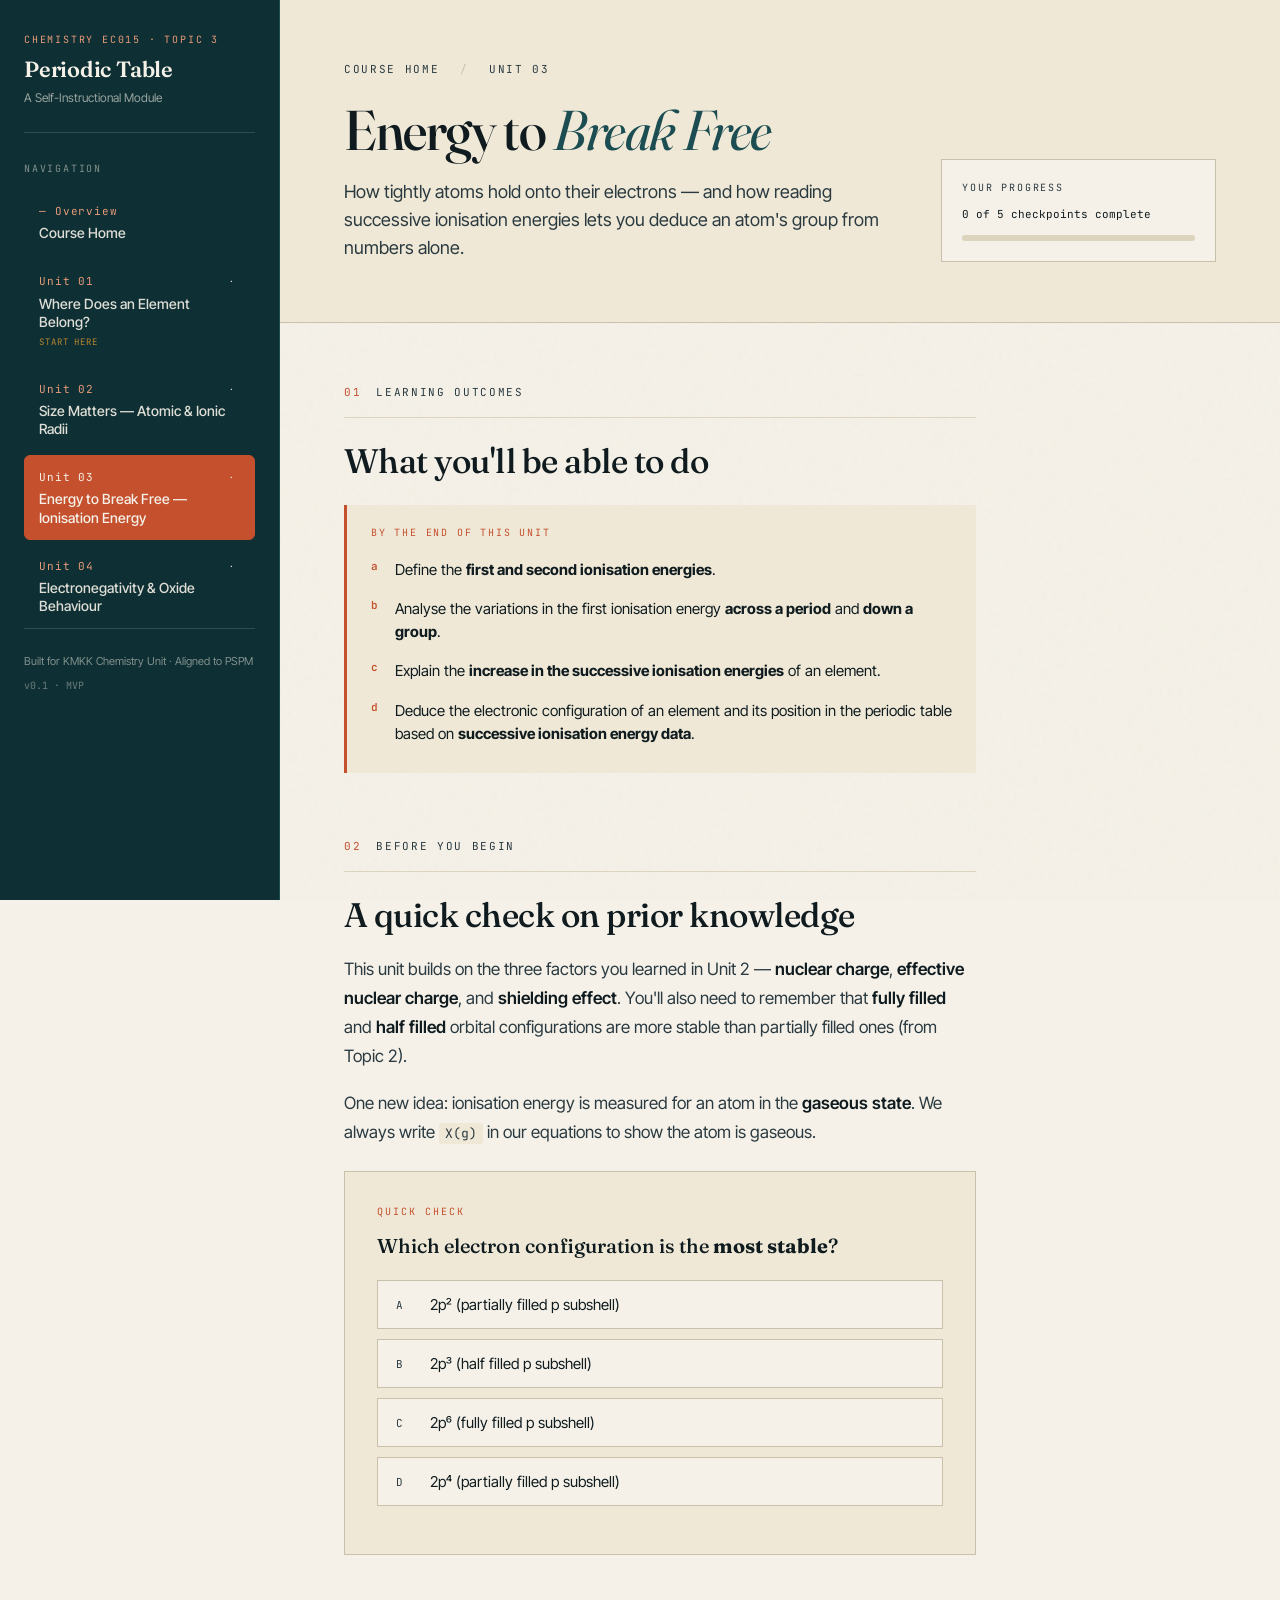
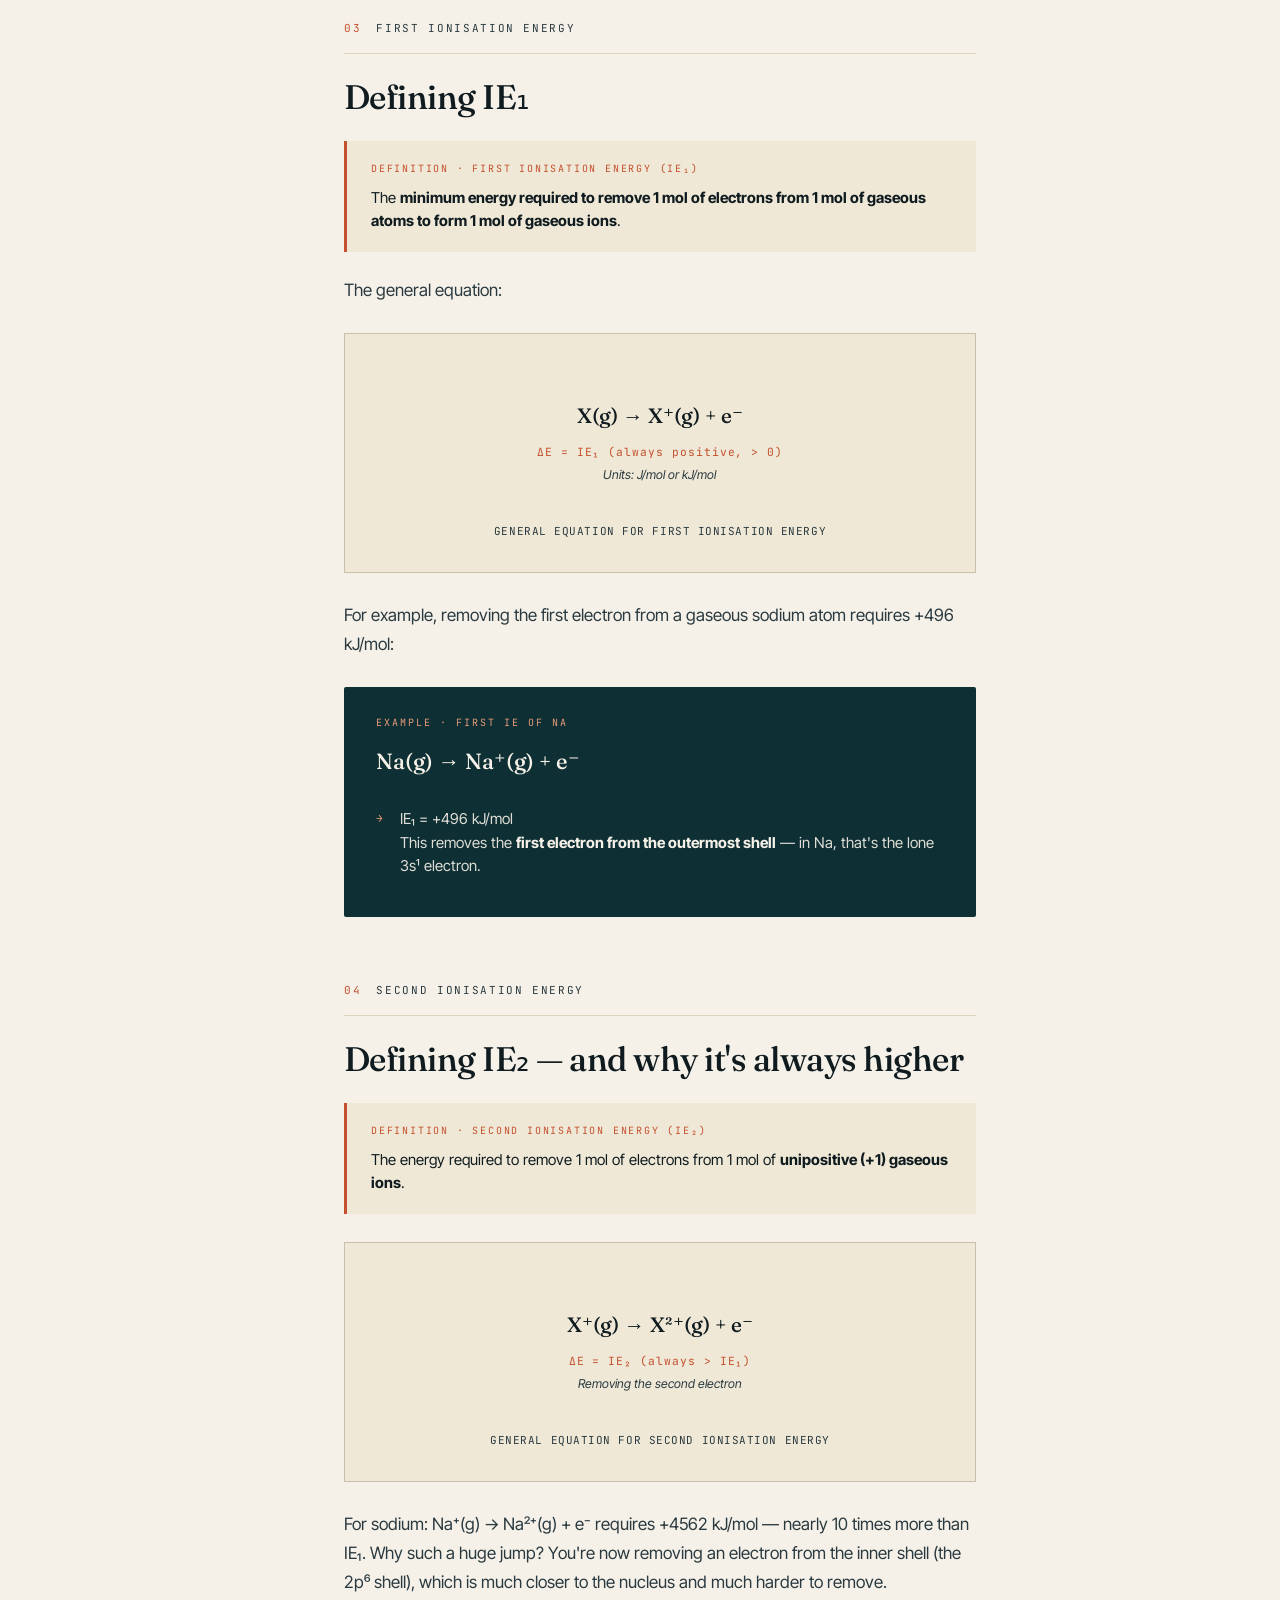
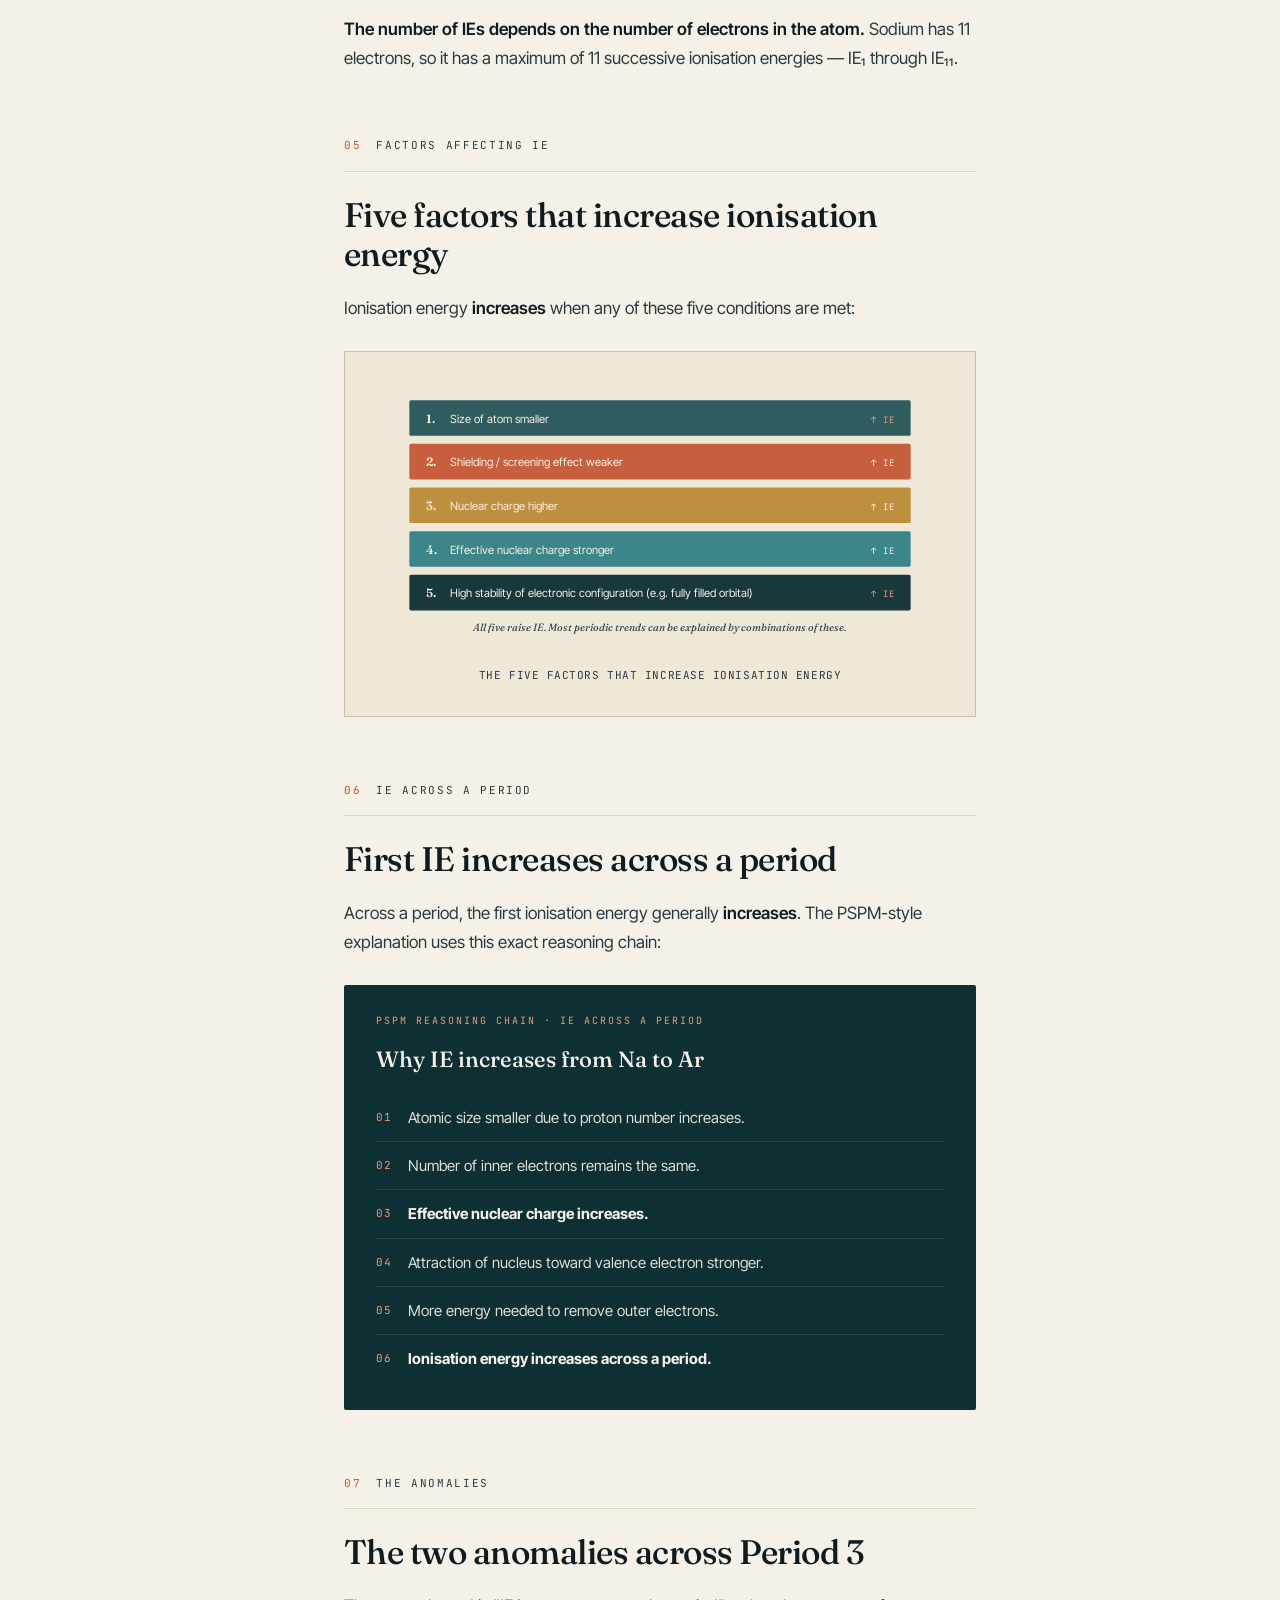
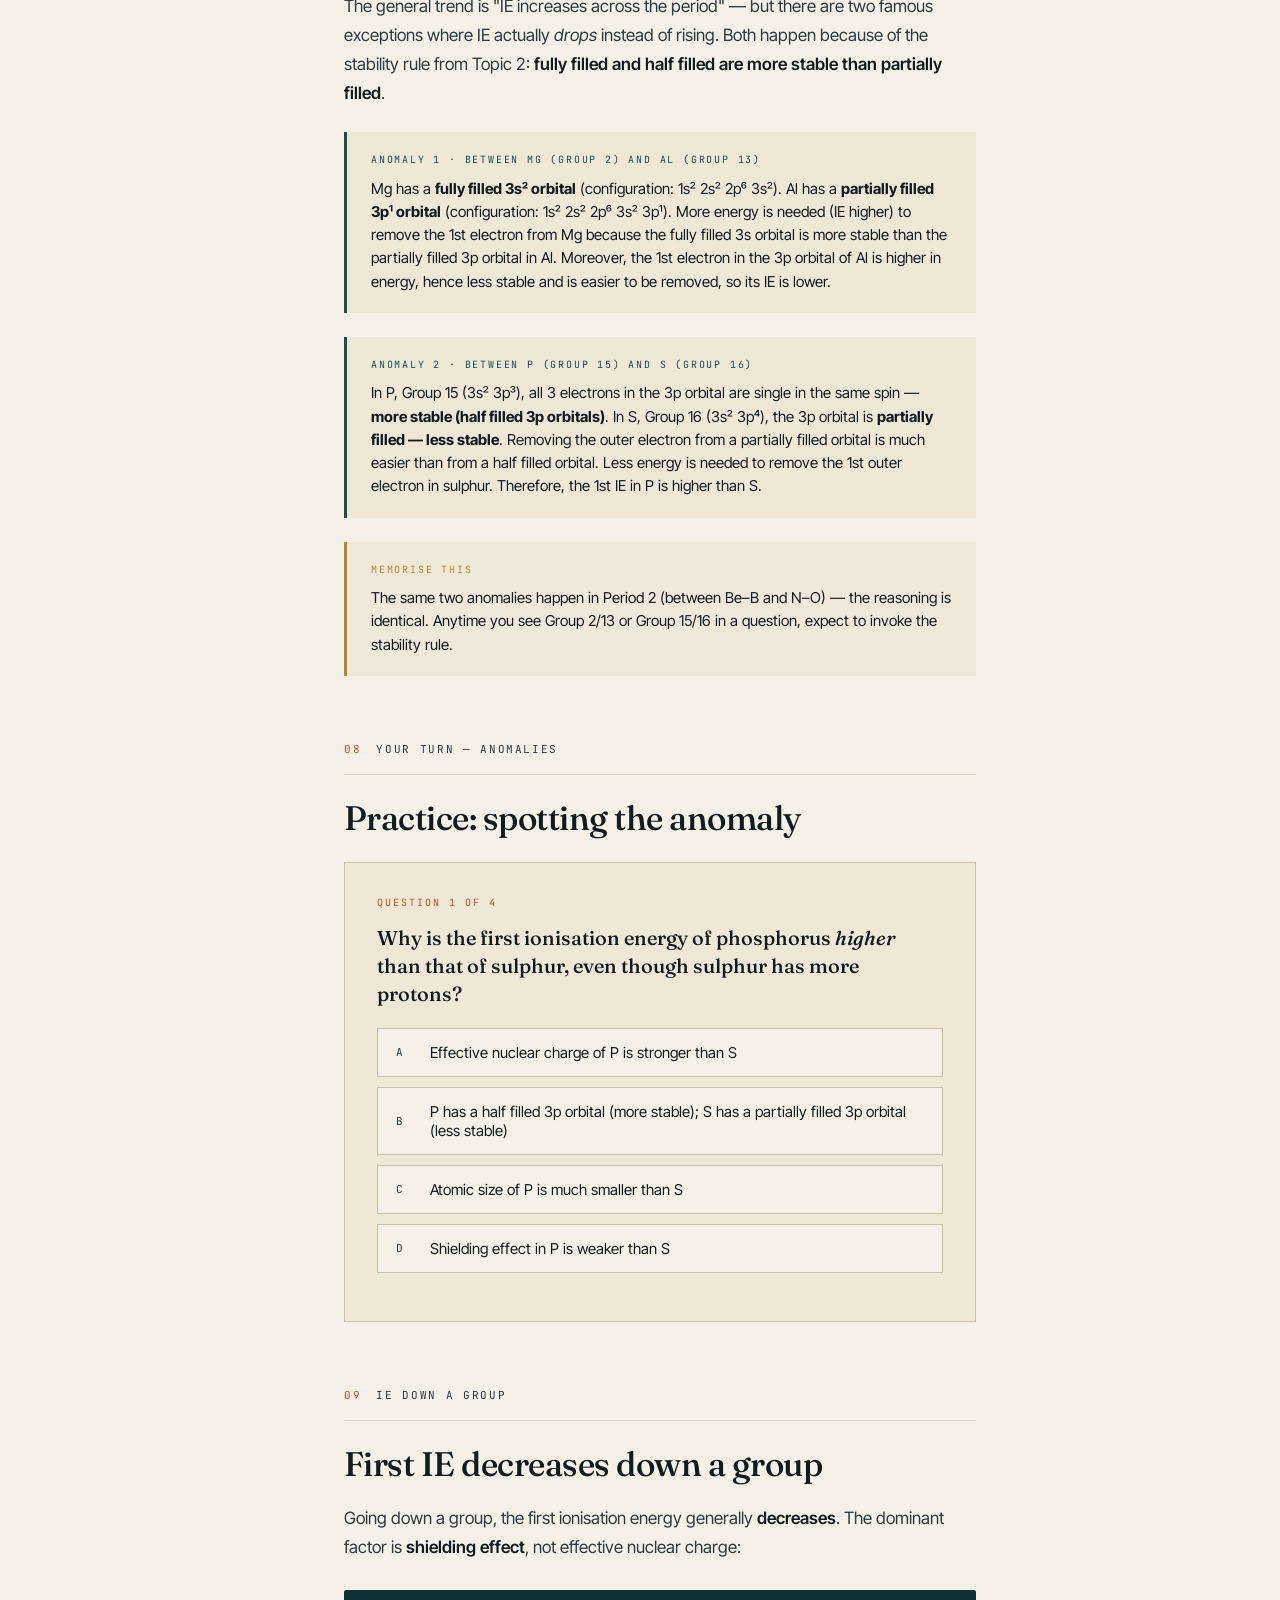
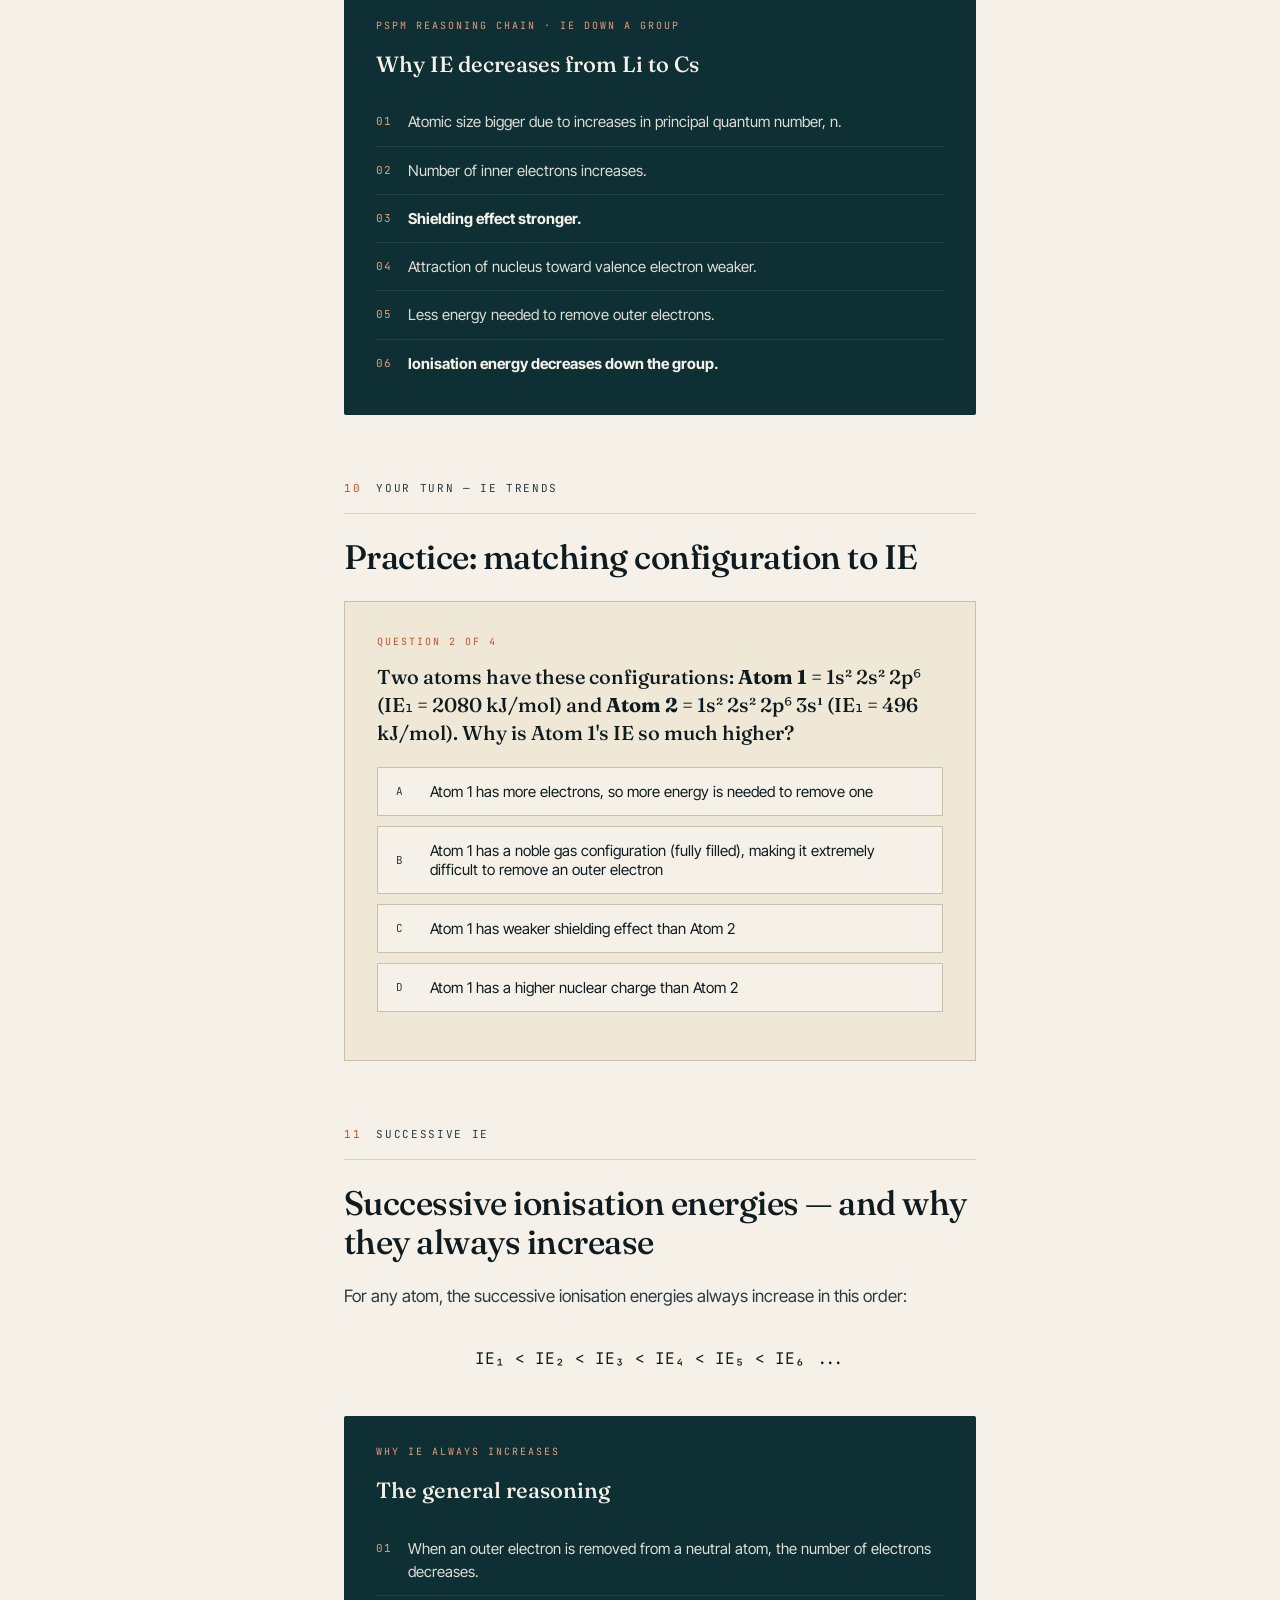
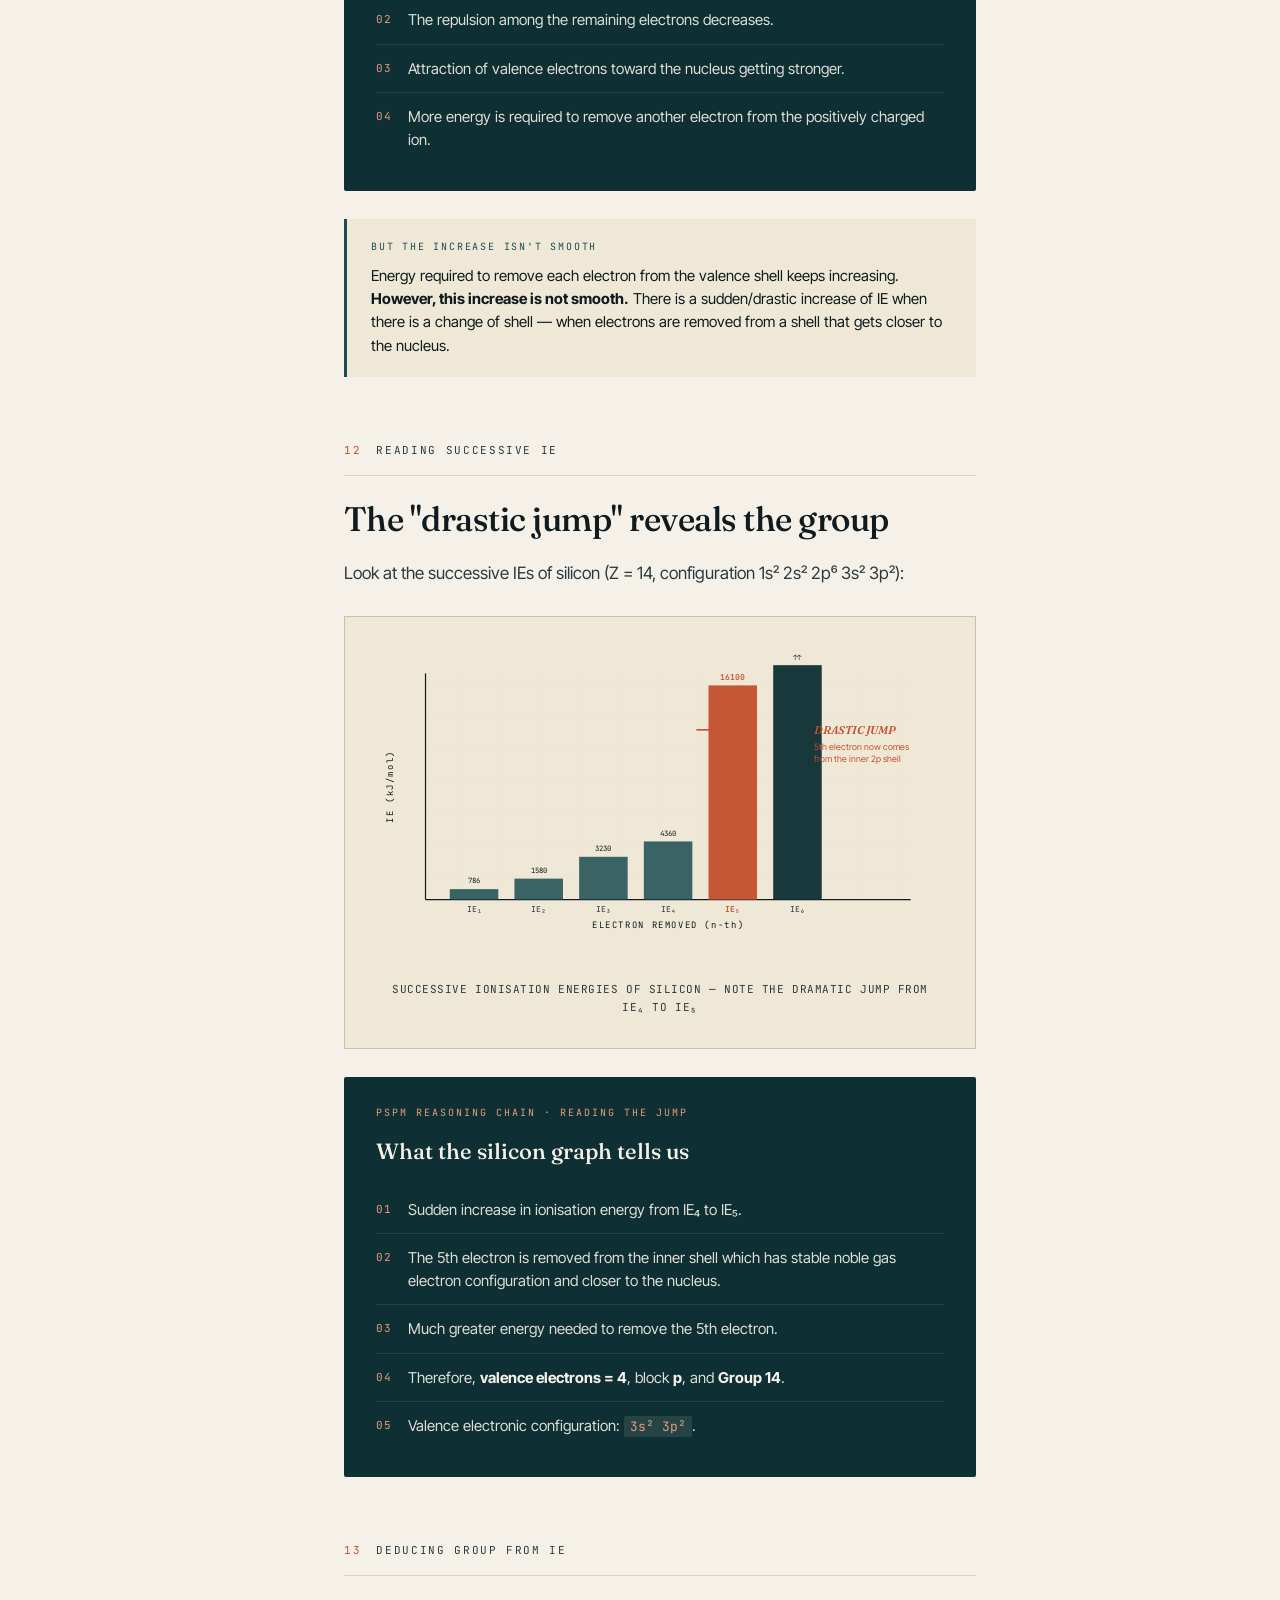
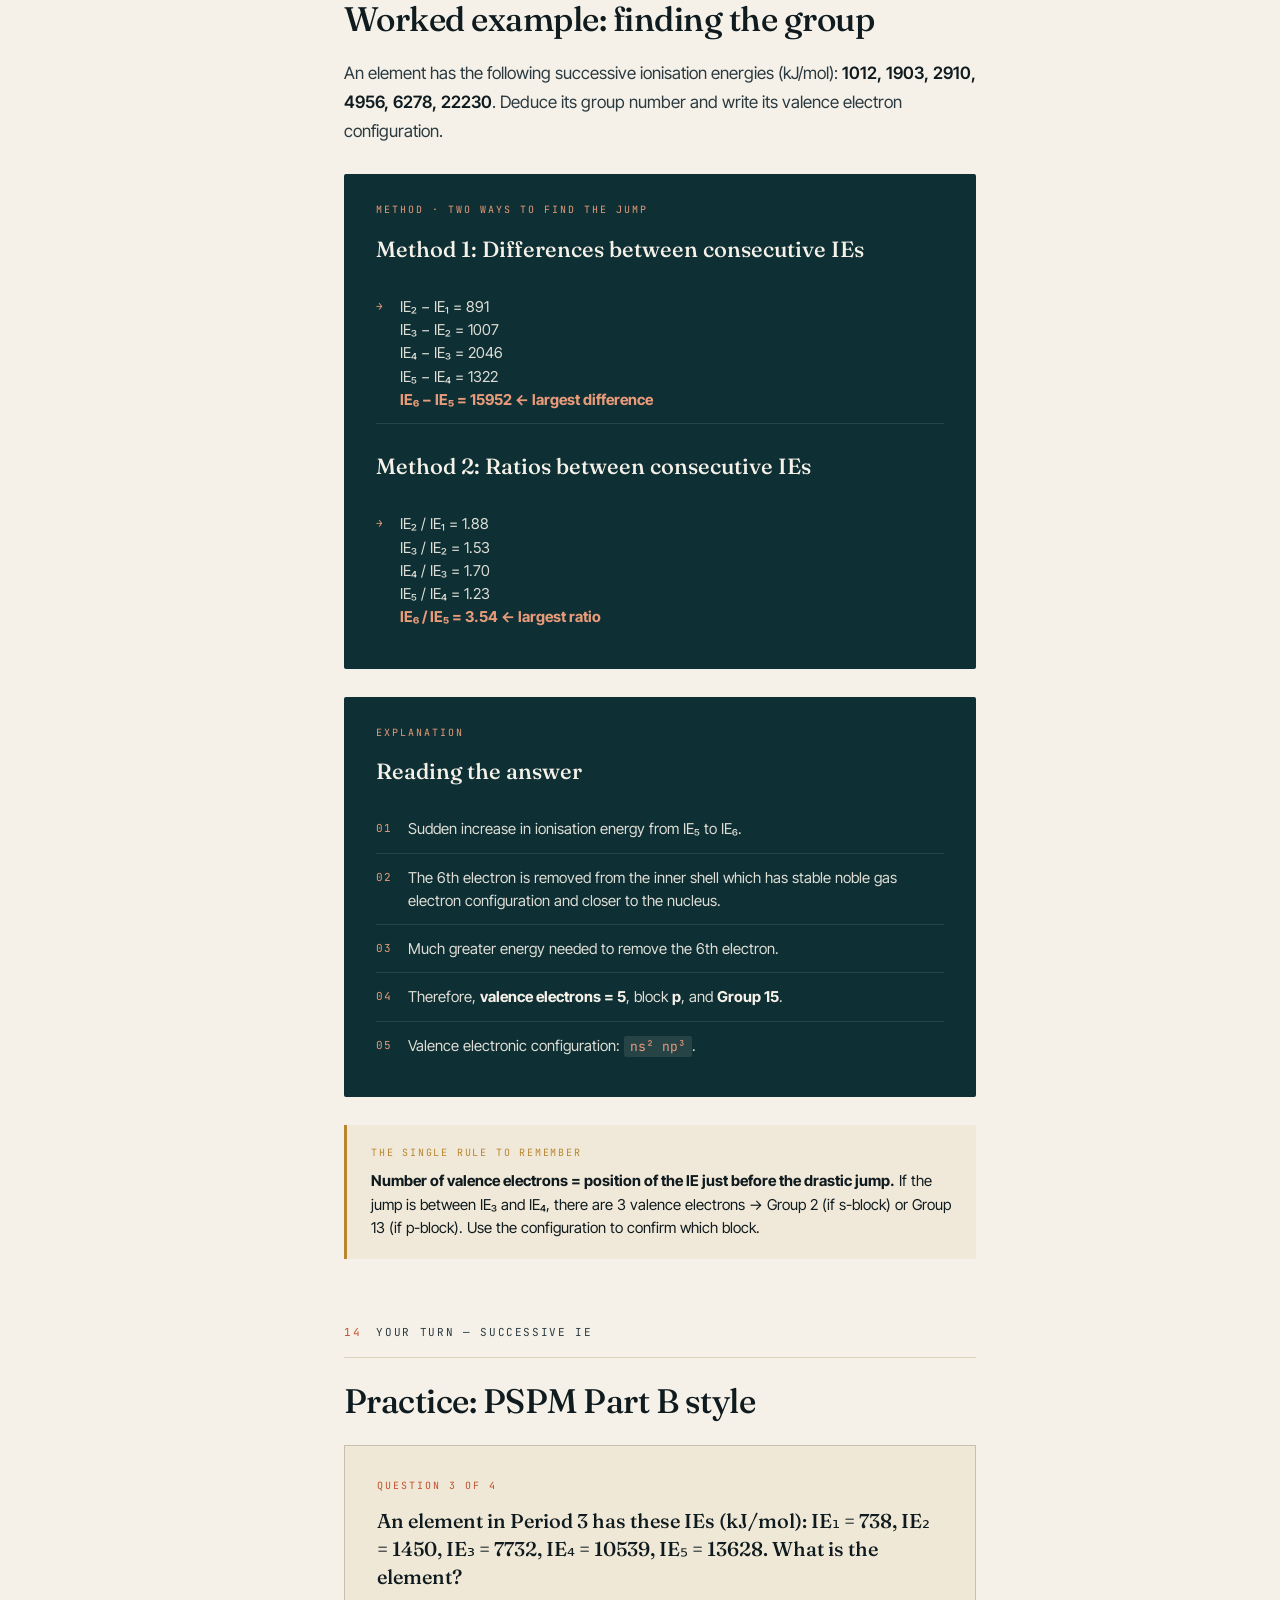
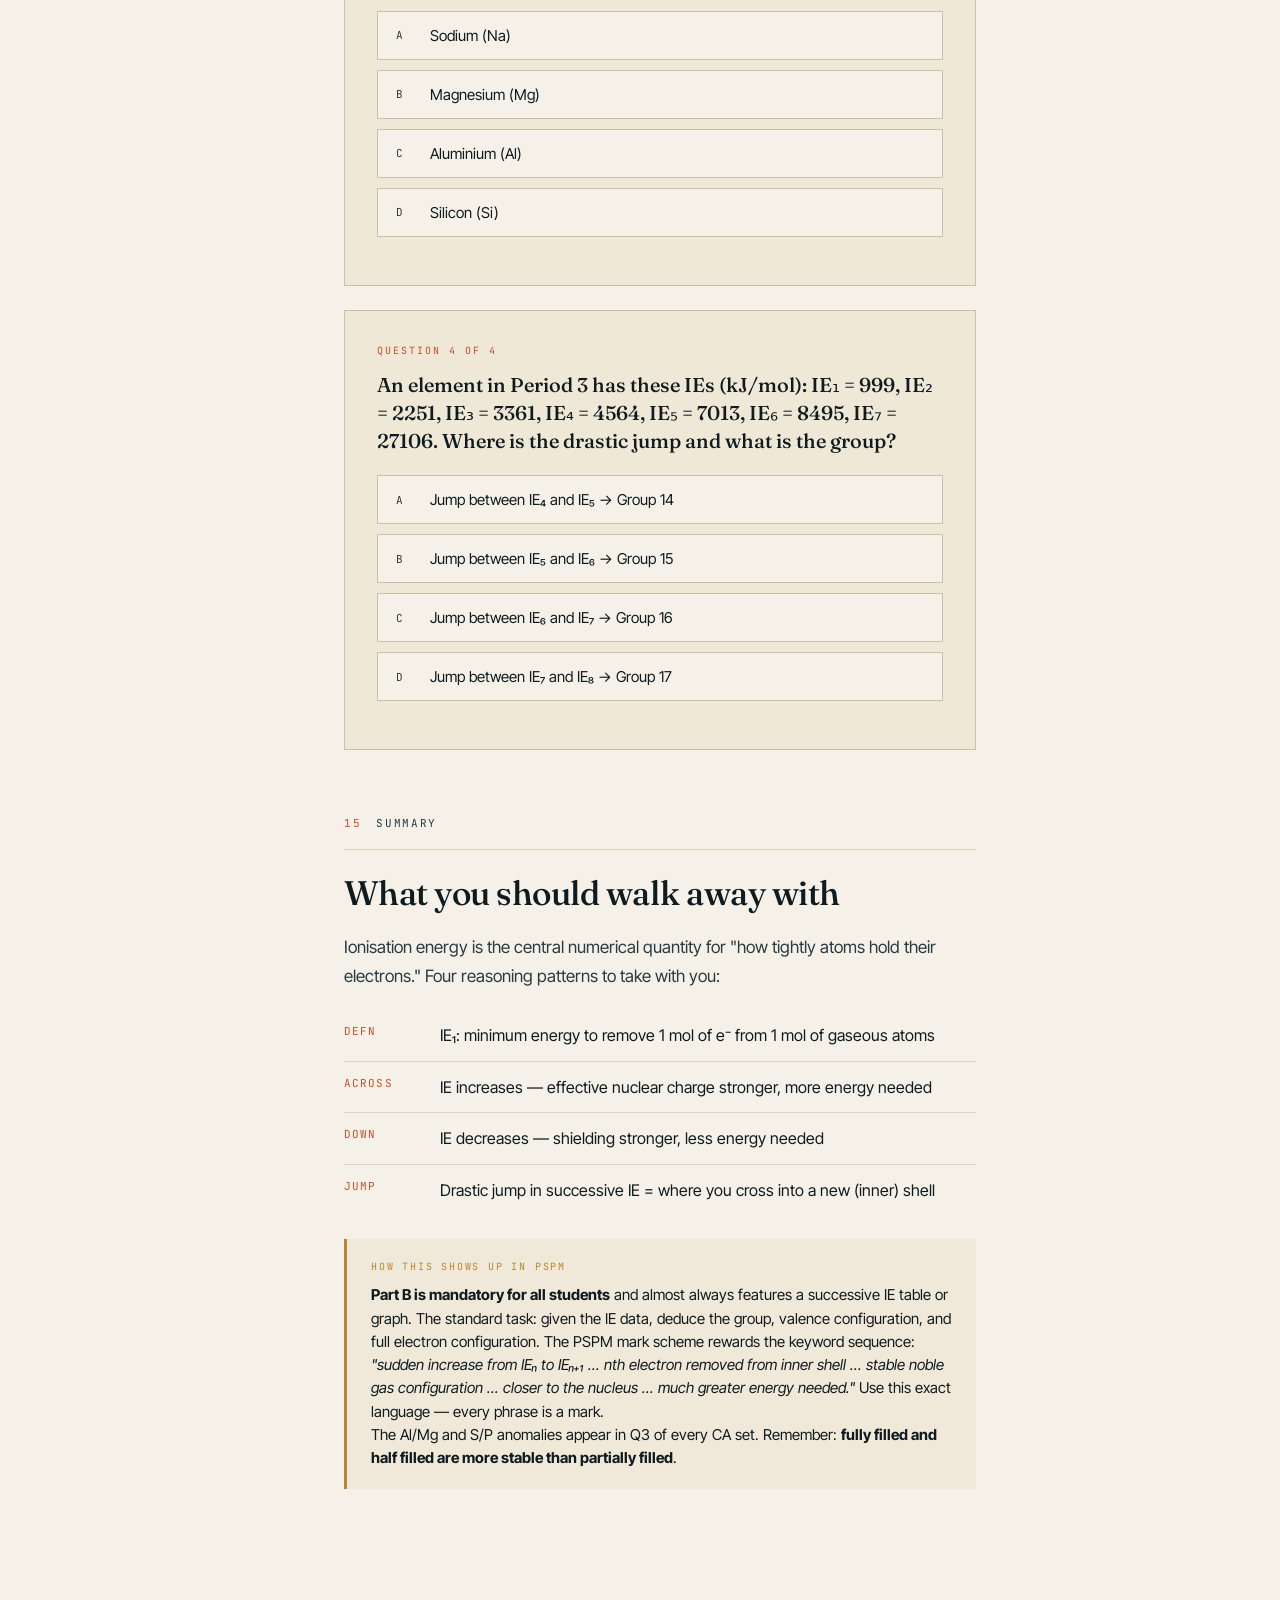
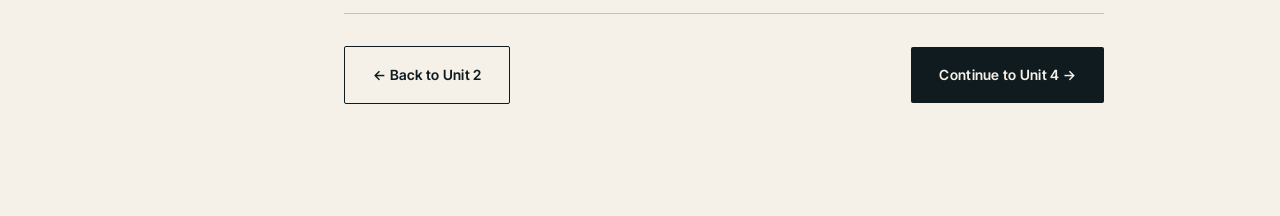
<file: units/unit-3.html>
<!DOCTYPE html>
<html lang="en">
<head>
<meta charset="UTF-8">
<meta name="viewport" content="width=device-width, initial-scale=1.0">
<title>Unit 3: Energy to Break Free — Ionisation Energy | Periodic Table SIM</title>
<link rel="preconnect" href="https://fonts.googleapis.com">
<link rel="preconnect" href="https://fonts.gstatic.com" crossorigin>
<link href="https://fonts.googleapis.com/css2?family=Fraunces:opsz,wght@9..144,400;9..144,500;9..144,600;9..144,700;9..144,900&family=Inter+Tight:wght@400;500;600;700&family=JetBrains+Mono:wght@400;500&display=swap" rel="stylesheet">
<link rel="stylesheet" href="../assets/css/styles.css">
</head>
<body data-page="unit-3">

<div class="app">

  <aside class="sidebar" id="sidebar"></aside>

  <main class="main" data-unit-quizzes="u3-prereq-1,u3-practice-1,u3-practice-2,u3-practice-3,u3-practice-4">

    <div class="unit-header">
      <div class="breadcrumb">
        <a href="../index.html">Course Home</a>
        <span class="breadcrumb-sep">/</span>
        <span>Unit 03</span>
      </div>
      <div class="unit-header-grid">
        <div>
          <h1 class="unit-title">Energy to <em>Break Free</em></h1>
          <p class="unit-deck">
            How tightly atoms hold onto their electrons — and how reading successive
            ionisation energies lets you deduce an atom's group from numbers alone.
          </p>
        </div>
        <div class="progress-card">
          <div class="progress-label">Your Progress</div>
          <div class="progress-text" id="unit-progress-text">0 of 5 checkpoints complete</div>
          <div class="progress-bar">
            <div class="progress-fill" id="unit-progress-fill" style="width: 0%"></div>
          </div>
        </div>
      </div>
    </div>

    <div class="unit-content">

      <!-- EVENT 01: Learning Outcomes -->
      <div class="event-block">
        <div class="event-stamp">
          <span class="event-num">01</span>
          <span class="event-name">Learning Outcomes</span>
        </div>
        <h2 class="event-heading">What you'll be able to do</h2>
        <div class="callout lo">
          <div class="callout-label">By the end of this unit</div>
          <ul class="lo-list">
            <li>Define the <strong>first and second ionisation energies</strong>.</li>
            <li>Analyse the variations in the first ionisation energy <strong>across a period</strong> and <strong>down a group</strong>.</li>
            <li>Explain the <strong>increase in the successive ionisation energies</strong> of an element.</li>
            <li>Deduce the electronic configuration of an element and its position in the periodic table based on <strong>successive ionisation energy data</strong>.</li>
          </ul>
        </div>
      </div>

      <!-- EVENT 02: Before You Begin -->
      <div class="event-block">
        <div class="event-stamp">
          <span class="event-num">02</span>
          <span class="event-name">Before You Begin</span>
        </div>
        <h2 class="event-heading">A quick check on prior knowledge</h2>
        <div class="event-body">
          <p>
            This unit builds on the three factors you learned in Unit 2 — <strong>nuclear charge</strong>,
            <strong>effective nuclear charge</strong>, and <strong>shielding effect</strong>. You'll also need
            to remember that <strong>fully filled</strong> and <strong>half filled</strong> orbital configurations
            are more stable than partially filled ones (from Topic 2).
          </p>
          <p>
            One new idea: ionisation energy is measured for an atom in the <strong>gaseous state</strong>.
            We always write <code>X(g)</code> in our equations to show the atom is gaseous.
          </p>
        </div>

        <div class="quiz" data-quiz-id="u3-prereq-1">
          <div class="quiz-label">Quick check</div>
          <div class="quiz-question">Which electron configuration is the <strong>most stable</strong>?</div>
          <div class="quiz-options">
            <button class="quiz-option" onclick="answerQuiz(this, false, 'A partially filled subshell is the least stable of the four options. The 2p² configuration has only 2 of 6 possible 2p electrons — not fully filled, not half filled.')">
              <span class="quiz-option-letter">A</span>
              <span>2p² (partially filled p subshell)</span>
            </button>
            <button class="quiz-option" onclick="answerQuiz(this, false, 'A half filled 2p³ is more stable than a partially filled 2p², but a fully filled subshell is even more stable.')">
              <span class="quiz-option-letter">B</span>
              <span>2p³ (half filled p subshell)</span>
            </button>
            <button class="quiz-option" onclick="answerQuiz(this, true, 'Correct. Fully filled subshells (like 2p⁶) are the most stable configuration. Half filled subshells (2p³) are also stable but less so. Partially filled subshells (2p², 2p⁴) are least stable. This stability ranking explains the IE anomalies.')">
              <span class="quiz-option-letter">C</span>
              <span>2p⁶ (fully filled p subshell)</span>
            </button>
            <button class="quiz-option" onclick="answerQuiz(this, false, 'A partially filled subshell like 2p⁴ is less stable than both half filled (2p³) and fully filled (2p⁶) subshells.')">
              <span class="quiz-option-letter">D</span>
              <span>2p⁴ (partially filled p subshell)</span>
            </button>
          </div>
          <div class="quiz-feedback">
            <div class="quiz-feedback-label">Feedback</div>
            <p></p>
          </div>
        </div>
      </div>

      <!-- EVENT 03: First Ionisation Energy -->
      <div class="event-block">
        <div class="event-stamp">
          <span class="event-num">03</span>
          <span class="event-name">First Ionisation Energy</span>
        </div>
        <h2 class="event-heading">Defining IE₁</h2>

        <div class="callout lo">
          <div class="callout-label">Definition · First Ionisation Energy (IE₁)</div>
          <p>
            The <strong>minimum energy required to remove 1 mol of electrons from 1 mol of
            gaseous atoms to form 1 mol of gaseous ions</strong>.
          </p>
        </div>

        <div class="event-body">
          <p>The general equation:</p>
        </div>

        <div class="diagram">
          <svg viewBox="0 0 600 140" xmlns="http://www.w3.org/2000/svg">
            <text x="300" y="60" text-anchor="middle" fill="#0F1B1F" font-family="Fraunces" font-size="22" font-weight="500">X(g) → X⁺(g) + e⁻</text>
            <text x="300" y="95" text-anchor="middle" fill="#C4502E" font-family="JetBrains Mono" font-size="12" letter-spacing="1">ΔE = IE₁  (always positive, &gt; 0)</text>
            <text x="300" y="120" text-anchor="middle" fill="#2A3A40" font-family="Inter Tight" font-size="13" font-style="italic">Units: J/mol or kJ/mol</text>
          </svg>
          <div class="diagram-caption">General equation for first ionisation energy</div>
        </div>

        <div class="event-body">
          <p>
            For example, removing the first electron from a gaseous sodium atom requires +496 kJ/mol:
          </p>
        </div>

        <div class="worked-example">
          <div class="worked-example-label">Example · First IE of Na</div>
          <h4>Na(g) → Na⁺(g) + e⁻</h4>
          <div class="step">
            <div class="step-num">→</div>
            <div class="step-content">
              IE₁ = +496 kJ/mol<br>
              This removes the <strong>first electron from the outermost shell</strong> — in Na, that's the lone 3s¹ electron.
            </div>
          </div>
        </div>
      </div>

      <!-- EVENT 04: Second Ionisation Energy -->
      <div class="event-block">
        <div class="event-stamp">
          <span class="event-num">04</span>
          <span class="event-name">Second Ionisation Energy</span>
        </div>
        <h2 class="event-heading">Defining IE₂ — and why it's always higher</h2>

        <div class="callout lo">
          <div class="callout-label">Definition · Second Ionisation Energy (IE₂)</div>
          <p>
            The energy required to remove 1 mol of electrons from 1 mol of
            <strong>unipositive (+1) gaseous ions</strong>.
          </p>
        </div>

        <div class="diagram">
          <svg viewBox="0 0 600 140" xmlns="http://www.w3.org/2000/svg">
            <text x="300" y="60" text-anchor="middle" fill="#0F1B1F" font-family="Fraunces" font-size="22" font-weight="500">X⁺(g) → X²⁺(g) + e⁻</text>
            <text x="300" y="95" text-anchor="middle" fill="#C4502E" font-family="JetBrains Mono" font-size="12" letter-spacing="1">ΔE = IE₂  (always &gt; IE₁)</text>
            <text x="300" y="120" text-anchor="middle" fill="#2A3A40" font-family="Inter Tight" font-size="13" font-style="italic">Removing the second electron</text>
          </svg>
          <div class="diagram-caption">General equation for second ionisation energy</div>
        </div>

        <div class="event-body">
          <p>
            For sodium: Na⁺(g) → Na²⁺(g) + e⁻ requires +4562 kJ/mol — nearly 10 times more than IE₁.
            Why such a huge jump? You're now removing an electron from the inner shell (the 2p⁶ shell),
            which is much closer to the nucleus and much harder to remove.
          </p>
          <p>
            <strong>The number of IEs depends on the number of electrons in the atom.</strong> Sodium
            has 11 electrons, so it has a maximum of 11 successive ionisation energies — IE₁ through IE₁₁.
          </p>
        </div>
      </div>

      <!-- EVENT 05: Factors Affecting IE -->
      <div class="event-block">
        <div class="event-stamp">
          <span class="event-num">05</span>
          <span class="event-name">Factors Affecting IE</span>
        </div>
        <h2 class="event-heading">Five factors that increase ionisation energy</h2>
        <div class="event-body">
          <p>
            Ionisation energy <strong>increases</strong> when any of these five conditions are met:
          </p>
        </div>

        <div class="diagram">
          <svg viewBox="0 0 700 320" xmlns="http://www.w3.org/2000/svg">
            <!-- Five factor boxes in a vertical stack -->
            <g>
              <rect x="40" y="20" width="620" height="44" fill="#1B4D52" opacity="0.9" rx="2"/>
              <text x="60" y="48" fill="#F5F1E8" font-family="Fraunces" font-size="15" font-weight="600">1.</text>
              <text x="90" y="48" fill="#F5F1E8" font-family="Inter Tight" font-size="14">Size of atom smaller</text>
              <text x="640" y="48" text-anchor="end" fill="#E89B7A" font-family="JetBrains Mono" font-size="11" letter-spacing="1">↑ IE</text>
            </g>
            <g>
              <rect x="40" y="74" width="620" height="44" fill="#C4502E" opacity="0.9" rx="2"/>
              <text x="60" y="102" fill="#F5F1E8" font-family="Fraunces" font-size="15" font-weight="600">2.</text>
              <text x="90" y="102" fill="#F5F1E8" font-family="Inter Tight" font-size="14">Shielding / screening effect weaker</text>
              <text x="640" y="102" text-anchor="end" fill="#F5F1E8" font-family="JetBrains Mono" font-size="11" letter-spacing="1">↑ IE</text>
            </g>
            <g>
              <rect x="40" y="128" width="620" height="44" fill="#B8862F" opacity="0.9" rx="2"/>
              <text x="60" y="156" fill="#F5F1E8" font-family="Fraunces" font-size="15" font-weight="600">3.</text>
              <text x="90" y="156" fill="#F5F1E8" font-family="Inter Tight" font-size="14">Nuclear charge higher</text>
              <text x="640" y="156" text-anchor="end" fill="#F5F1E8" font-family="JetBrains Mono" font-size="11" letter-spacing="1">↑ IE</text>
            </g>
            <g>
              <rect x="40" y="182" width="620" height="44" fill="#2A7A82" opacity="0.9" rx="2"/>
              <text x="60" y="210" fill="#F5F1E8" font-family="Fraunces" font-size="15" font-weight="600">4.</text>
              <text x="90" y="210" fill="#F5F1E8" font-family="Inter Tight" font-size="14">Effective nuclear charge stronger</text>
              <text x="640" y="210" text-anchor="end" fill="#F5F1E8" font-family="JetBrains Mono" font-size="11" letter-spacing="1">↑ IE</text>
            </g>
            <g>
              <rect x="40" y="236" width="620" height="44" fill="#0E2F33" opacity="0.95" rx="2"/>
              <text x="60" y="264" fill="#F5F1E8" font-family="Fraunces" font-size="15" font-weight="600">5.</text>
              <text x="90" y="264" fill="#F5F1E8" font-family="Inter Tight" font-size="14">High stability of electronic configuration (e.g. fully filled orbital)</text>
              <text x="640" y="264" text-anchor="end" fill="#E89B7A" font-family="JetBrains Mono" font-size="11" letter-spacing="1">↑ IE</text>
            </g>
            <text x="350" y="305" text-anchor="middle" fill="#2A3A40" font-family="Fraunces" font-style="italic" font-size="13">All five raise IE. Most periodic trends can be explained by combinations of these.</text>
          </svg>
          <div class="diagram-caption">The five factors that increase ionisation energy</div>
        </div>
      </div>

      <!-- EVENT 06: IE Across a Period -->
      <div class="event-block">
        <div class="event-stamp">
          <span class="event-num">06</span>
          <span class="event-name">IE Across a Period</span>
        </div>
        <h2 class="event-heading">First IE increases across a period</h2>
        <div class="event-body">
          <p>
            Across a period, the first ionisation energy generally <strong>increases</strong>.
            The PSPM-style explanation uses this exact reasoning chain:
          </p>
        </div>

        <div class="worked-example">
          <div class="worked-example-label">PSPM Reasoning Chain · IE Across a Period</div>
          <h4>Why IE increases from Na to Ar</h4>

          <div class="step">
            <div class="step-num">01</div>
            <div class="step-content">
              Atomic size smaller due to proton number increases.
            </div>
          </div>
          <div class="step">
            <div class="step-num">02</div>
            <div class="step-content">
              Number of inner electrons remains the same.
            </div>
          </div>
          <div class="step">
            <div class="step-num">03</div>
            <div class="step-content">
              <strong>Effective nuclear charge increases.</strong>
            </div>
          </div>
          <div class="step">
            <div class="step-num">04</div>
            <div class="step-content">
              Attraction of nucleus toward valence electron stronger.
            </div>
          </div>
          <div class="step">
            <div class="step-num">05</div>
            <div class="step-content">
              More energy needed to remove outer electrons.
            </div>
          </div>
          <div class="step">
            <div class="step-num">06</div>
            <div class="step-content">
              <strong>Ionisation energy increases across a period.</strong>
            </div>
          </div>
        </div>
      </div>

      <!-- EVENT 07: The Anomalies -->
      <div class="event-block">
        <div class="event-stamp">
          <span class="event-num">07</span>
          <span class="event-name">The Anomalies</span>
        </div>
        <h2 class="event-heading">The two anomalies across Period 3</h2>
        <div class="event-body">
          <p>
            The general trend is "IE increases across the period" — but there are two famous
            exceptions where IE actually <em>drops</em> instead of rising. Both happen because of
            the stability rule from Topic 2: <strong>fully filled and half filled are more stable
            than partially filled</strong>.
          </p>
        </div>

        <div class="callout">
          <div class="callout-label">Anomaly 1 · Between Mg (Group 2) and Al (Group 13)</div>
          <p>
            Mg has a <strong>fully filled 3s² orbital</strong> (configuration: 1s² 2s² 2p⁶ 3s²).
            Al has a <strong>partially filled 3p¹ orbital</strong> (configuration: 1s² 2s² 2p⁶ 3s² 3p¹).
            More energy is needed (IE higher) to remove the 1st electron from Mg because the fully filled
            3s orbital is more stable than the partially filled 3p orbital in Al. Moreover, the 1st
            electron in the 3p orbital of Al is higher in energy, hence less stable and is easier to
            be removed, so its IE is lower.
          </p>
        </div>

        <div class="callout">
          <div class="callout-label">Anomaly 2 · Between P (Group 15) and S (Group 16)</div>
          <p>
            In P, Group 15 (3s² 3p³), all 3 electrons in the 3p orbital are single in the same spin —
            <strong>more stable (half filled 3p orbitals)</strong>. In S, Group 16 (3s² 3p⁴), the 3p
            orbital is <strong>partially filled — less stable</strong>. Removing the outer electron
            from a partially filled orbital is much easier than from a half filled orbital. Less energy
            is needed to remove the 1st outer electron in sulphur. Therefore, the 1st IE in P is higher than S.
          </p>
        </div>

        <div class="callout pspm">
          <div class="callout-label">Memorise this</div>
          <p>
            The same two anomalies happen in Period 2 (between Be–B and N–O) — the reasoning is identical.
            Anytime you see Group 2/13 or Group 15/16 in a question, expect to invoke the stability rule.
          </p>
        </div>
      </div>

      <!-- EVENT 08: Practice 1 - Anomaly -->
      <div class="event-block">
        <div class="event-stamp">
          <span class="event-num">08</span>
          <span class="event-name">Your Turn — Anomalies</span>
        </div>
        <h2 class="event-heading">Practice: spotting the anomaly</h2>

        <div class="quiz" data-quiz-id="u3-practice-1">
          <div class="quiz-label">Question 1 of 4</div>
          <div class="quiz-question">Why is the first ionisation energy of phosphorus <em>higher</em> than that of sulphur, even though sulphur has more protons?</div>
          <div class="quiz-options">
            <button class="quiz-option" onclick="answerQuiz(this, false, 'Both P and S are in Period 3, so they have the same number of inner electrons (10). The effective nuclear charge actually increases from P to S — so this would predict S having higher IE, which is the wrong direction.')">
              <span class="quiz-option-letter">A</span>
              <span>Effective nuclear charge of P is stronger than S</span>
            </button>
            <button class="quiz-option" onclick="answerQuiz(this, true, 'Correct. P has 3s² 3p³ — a half filled 3p orbital, which is more stable. S has 3s² 3p⁴ — partially filled 3p, which is less stable. Less energy is needed to remove the 1st outer electron in S because half filled configuration is more stable than partially filled. Therefore IE of P is higher than S.')">
              <span class="quiz-option-letter">B</span>
              <span>P has a half filled 3p orbital (more stable); S has a partially filled 3p orbital (less stable)</span>
            </button>
            <button class="quiz-option" onclick="answerQuiz(this, false, 'P and S have very similar atomic sizes — this isn&apos;t the main factor. The key factor is the stability difference between half filled and partially filled 3p orbitals.')">
              <span class="quiz-option-letter">C</span>
              <span>Atomic size of P is much smaller than S</span>
            </button>
            <button class="quiz-option" onclick="answerQuiz(this, false, 'Shielding effect explains down-the-group trends. Both P and S are in Period 3 with the same inner electrons — shielding is essentially identical.')">
              <span class="quiz-option-letter">D</span>
              <span>Shielding effect in P is weaker than S</span>
            </button>
          </div>
          <div class="quiz-feedback">
            <div class="quiz-feedback-label">Feedback</div>
            <p></p>
          </div>
        </div>
      </div>

      <!-- EVENT 09: IE Down a Group -->
      <div class="event-block">
        <div class="event-stamp">
          <span class="event-num">09</span>
          <span class="event-name">IE Down a Group</span>
        </div>
        <h2 class="event-heading">First IE decreases down a group</h2>
        <div class="event-body">
          <p>
            Going down a group, the first ionisation energy generally <strong>decreases</strong>.
            The dominant factor is <strong>shielding effect</strong>, not effective nuclear charge:
          </p>
        </div>

        <div class="worked-example">
          <div class="worked-example-label">PSPM Reasoning Chain · IE Down a Group</div>
          <h4>Why IE decreases from Li to Cs</h4>

          <div class="step">
            <div class="step-num">01</div>
            <div class="step-content">
              Atomic size bigger due to increases in principal quantum number, n.
            </div>
          </div>
          <div class="step">
            <div class="step-num">02</div>
            <div class="step-content">
              Number of inner electrons increases.
            </div>
          </div>
          <div class="step">
            <div class="step-num">03</div>
            <div class="step-content">
              <strong>Shielding effect stronger.</strong>
            </div>
          </div>
          <div class="step">
            <div class="step-num">04</div>
            <div class="step-content">
              Attraction of nucleus toward valence electron weaker.
            </div>
          </div>
          <div class="step">
            <div class="step-num">05</div>
            <div class="step-content">
              Less energy needed to remove outer electrons.
            </div>
          </div>
          <div class="step">
            <div class="step-num">06</div>
            <div class="step-content">
              <strong>Ionisation energy decreases down the group.</strong>
            </div>
          </div>
        </div>
      </div>

      <!-- EVENT 10: Practice 2 - Trend -->
      <div class="event-block">
        <div class="event-stamp">
          <span class="event-num">10</span>
          <span class="event-name">Your Turn — IE Trends</span>
        </div>
        <h2 class="event-heading">Practice: matching configuration to IE</h2>

        <div class="quiz" data-quiz-id="u3-practice-2">
          <div class="quiz-label">Question 2 of 4</div>
          <div class="quiz-question">Two atoms have these configurations: <strong>Atom 1</strong> = 1s² 2s² 2p⁶ (IE₁ = 2080 kJ/mol) and <strong>Atom 2</strong> = 1s² 2s² 2p⁶ 3s¹ (IE₁ = 496 kJ/mol). Why is Atom 1's IE so much higher?</div>
          <div class="quiz-options">
            <button class="quiz-option" onclick="answerQuiz(this, false, 'Atom 1 actually has fewer electrons than Atom 2, so this is the wrong direction. Electron count isn&apos;t the main factor here — the stability of the configuration is.')">
              <span class="quiz-option-letter">A</span>
              <span>Atom 1 has more electrons, so more energy is needed to remove one</span>
            </button>
            <button class="quiz-option" onclick="answerQuiz(this, true, 'Correct. Atom 1 (Ne) has a noble gas configuration — fully filled 2p orbital, very stable. Extremely difficult (high energy) to remove an outer electron from a fully filled orbital. Atom 2 (Na) has a single 3s¹ electron located in a higher energy level, further from the nucleus, feeling less attraction — making it easier to remove. Thus, Atom 1 has higher IE.')">
              <span class="quiz-option-letter">B</span>
              <span>Atom 1 has a noble gas configuration (fully filled), making it extremely difficult to remove an outer electron</span>
            </button>
            <button class="quiz-option" onclick="answerQuiz(this, false, 'Shielding alone doesn&apos;t explain such a dramatic difference (2080 vs 496 kJ/mol). The dominant factor is the stability of Atom 1&apos;s noble gas configuration.')">
              <span class="quiz-option-letter">C</span>
              <span>Atom 1 has weaker shielding effect than Atom 2</span>
            </button>
            <button class="quiz-option" onclick="answerQuiz(this, false, 'Atom 2 has MORE protons (11) than Atom 1 (10) — so nuclear charge isn&apos;t the answer either. The key is the noble gas stability of Atom 1.')">
              <span class="quiz-option-letter">D</span>
              <span>Atom 1 has a higher nuclear charge than Atom 2</span>
            </button>
          </div>
          <div class="quiz-feedback">
            <div class="quiz-feedback-label">Feedback</div>
            <p></p>
          </div>
        </div>
      </div>

      <!-- EVENT 11: Successive IE Introduction -->
      <div class="event-block">
        <div class="event-stamp">
          <span class="event-num">11</span>
          <span class="event-name">Successive IE</span>
        </div>
        <h2 class="event-heading">Successive ionisation energies — and why they always increase</h2>
        <div class="event-body">
          <p>
            For any atom, the successive ionisation energies always increase in this order:
          </p>
          <p style="text-align:center;font-family:var(--mono);font-size:16px;color:var(--ink);padding:16px 0">
            IE₁ &lt; IE₂ &lt; IE₃ &lt; IE₄ &lt; IE₅ &lt; IE₆ ...
          </p>
        </div>

        <div class="worked-example">
          <div class="worked-example-label">Why IE always increases</div>
          <h4>The general reasoning</h4>

          <div class="step">
            <div class="step-num">01</div>
            <div class="step-content">
              When an outer electron is removed from a neutral atom, the number of electrons decreases.
            </div>
          </div>
          <div class="step">
            <div class="step-num">02</div>
            <div class="step-content">
              The repulsion among the remaining electrons decreases.
            </div>
          </div>
          <div class="step">
            <div class="step-num">03</div>
            <div class="step-content">
              Attraction of valence electrons toward the nucleus getting stronger.
            </div>
          </div>
          <div class="step">
            <div class="step-num">04</div>
            <div class="step-content">
              More energy is required to remove another electron from the positively charged ion.
            </div>
          </div>
        </div>

        <div class="callout">
          <div class="callout-label">But the increase isn't smooth</div>
          <p>
            Energy required to remove each electron from the valence shell keeps increasing.
            <strong>However, this increase is not smooth.</strong> There is a sudden/drastic increase
            of IE when there is a change of shell — when electrons are removed from a shell that gets
            closer to the nucleus.
          </p>
        </div>
      </div>

      <!-- EVENT 12: Reading the Graph -->
      <div class="event-block">
        <div class="event-stamp">
          <span class="event-num">12</span>
          <span class="event-name">Reading Successive IE</span>
        </div>
        <h2 class="event-heading">The "drastic jump" reveals the group</h2>
        <div class="event-body">
          <p>
            Look at the successive IEs of silicon (Z = 14, configuration 1s² 2s² 2p⁶ 3s² 3p²):
          </p>
        </div>

        <div class="diagram">
          <svg viewBox="0 0 700 380" xmlns="http://www.w3.org/2000/svg">
            <!-- Background grid -->
            <defs>
              <pattern id="ie-grid" width="50" height="40" patternUnits="userSpaceOnUse">
                <path d="M 50 0 L 0 0 0 40" fill="none" stroke="#C9C0AB" stroke-width="0.5" opacity="0.3"/>
              </pattern>
            </defs>
            <rect x="60" y="30" width="600" height="280" fill="url(#ie-grid)"/>

            <!-- Y axis -->
            <line x1="60" y1="30" x2="60" y2="310" stroke="#0F1B1F" stroke-width="1.5"/>
            <text x="20" y="170" text-anchor="middle" fill="#0F1B1F" font-family="JetBrains Mono" font-size="11" transform="rotate(-90 20 170)" letter-spacing="2">IE (kJ/mol)</text>

            <!-- X axis -->
            <line x1="60" y1="310" x2="660" y2="310" stroke="#0F1B1F" stroke-width="1.5"/>
            <text x="360" y="345" text-anchor="middle" fill="#0F1B1F" font-family="JetBrains Mono" font-size="11" letter-spacing="2">ELECTRON REMOVED (n-th)</text>

            <!-- Bars: IE1=786, IE2=1580, IE3=3230, IE4=4360, IE5=16100, IE6+...higher -->
            <!-- Scaled: max ~17000, plot area 280px tall -->
            <g>
              <rect x="90" y="297" width="60" height="13" fill="#1B4D52" opacity="0.85"/>
              <text x="120" y="290" text-anchor="middle" fill="#0F1B1F" font-family="JetBrains Mono" font-size="9">786</text>
              <text x="120" y="325" text-anchor="middle" fill="#2A3A40" font-family="JetBrains Mono" font-size="10">IE₁</text>
            </g>
            <g>
              <rect x="170" y="284" width="60" height="26" fill="#1B4D52" opacity="0.85"/>
              <text x="200" y="277" text-anchor="middle" fill="#0F1B1F" font-family="JetBrains Mono" font-size="9">1580</text>
              <text x="200" y="325" text-anchor="middle" fill="#2A3A40" font-family="JetBrains Mono" font-size="10">IE₂</text>
            </g>
            <g>
              <rect x="250" y="257" width="60" height="53" fill="#1B4D52" opacity="0.85"/>
              <text x="280" y="250" text-anchor="middle" fill="#0F1B1F" font-family="JetBrains Mono" font-size="9">3230</text>
              <text x="280" y="325" text-anchor="middle" fill="#2A3A40" font-family="JetBrains Mono" font-size="10">IE₃</text>
            </g>
            <g>
              <rect x="330" y="238" width="60" height="72" fill="#1B4D52" opacity="0.85"/>
              <text x="360" y="231" text-anchor="middle" fill="#0F1B1F" font-family="JetBrains Mono" font-size="9">4360</text>
              <text x="360" y="325" text-anchor="middle" fill="#2A3A40" font-family="JetBrains Mono" font-size="10">IE₄</text>
            </g>
            <g>
              <rect x="410" y="45" width="60" height="265" fill="#C4502E" opacity="0.95"/>
              <text x="440" y="38" text-anchor="middle" fill="#C4502E" font-family="JetBrains Mono" font-size="10" font-weight="600">16100</text>
              <text x="440" y="325" text-anchor="middle" fill="#C4502E" font-family="JetBrains Mono" font-size="10" font-weight="600">IE₅</text>
            </g>
            <g>
              <rect x="490" y="20" width="60" height="290" fill="#0E2F33" opacity="0.95"/>
              <text x="520" y="13" text-anchor="middle" fill="#2A3A40" font-family="JetBrains Mono" font-size="9">↑↑</text>
              <text x="520" y="325" text-anchor="middle" fill="#2A3A40" font-family="JetBrains Mono" font-size="10">IE₆</text>
            </g>

            <!-- Big arrow showing the jump -->
            <g>
              <line x1="395" y1="100" x2="415" y2="100" stroke="#C4502E" stroke-width="2"/>
              <text x="540" y="105" fill="#C4502E" font-family="Fraunces" font-size="14" font-style="italic" font-weight="600">DRASTIC JUMP</text>
              <text x="540" y="125" fill="#C4502E" font-family="Inter Tight" font-size="11">5th electron now comes</text>
              <text x="540" y="140" fill="#C4502E" font-family="Inter Tight" font-size="11">from the inner 2p shell</text>
            </g>
          </svg>
          <div class="diagram-caption">Successive ionisation energies of silicon — note the dramatic jump from IE₄ to IE₅</div>
        </div>

        <div class="worked-example">
          <div class="worked-example-label">PSPM Reasoning Chain · Reading the Jump</div>
          <h4>What the silicon graph tells us</h4>

          <div class="step">
            <div class="step-num">01</div>
            <div class="step-content">
              Sudden increase in ionisation energy from IE₄ to IE₅.
            </div>
          </div>
          <div class="step">
            <div class="step-num">02</div>
            <div class="step-content">
              The 5th electron is removed from the inner shell which has stable noble gas electron configuration and closer to the nucleus.
            </div>
          </div>
          <div class="step">
            <div class="step-num">03</div>
            <div class="step-content">
              Much greater energy needed to remove the 5th electron.
            </div>
          </div>
          <div class="step">
            <div class="step-num">04</div>
            <div class="step-content">
              Therefore, <strong>valence electrons = 4</strong>, block <strong>p</strong>, and <strong>Group 14</strong>.
            </div>
          </div>
          <div class="step">
            <div class="step-num">05</div>
            <div class="step-content">
              Valence electronic configuration: <code>3s² 3p²</code>.
            </div>
          </div>
        </div>
      </div>

      <!-- EVENT 13: Worked Example - Deducing Group -->
      <div class="event-block">
        <div class="event-stamp">
          <span class="event-num">13</span>
          <span class="event-name">Deducing Group from IE</span>
        </div>
        <h2 class="event-heading">Worked example: finding the group</h2>

        <div class="event-body">
          <p>
            An element has the following successive ionisation energies (kJ/mol):
            <strong>1012, 1903, 2910, 4956, 6278, 22230</strong>. Deduce its group number and write
            its valence electron configuration.
          </p>
        </div>

        <div class="worked-example">
          <div class="worked-example-label">Method · Two ways to find the jump</div>
          <h4>Method 1: Differences between consecutive IEs</h4>
          <div class="step">
            <div class="step-num">→</div>
            <div class="step-content">
              IE₂ − IE₁ = 891<br>
              IE₃ − IE₂ = 1007<br>
              IE₄ − IE₃ = 2046<br>
              IE₅ − IE₄ = 1322<br>
              <strong style="color:var(--accent-soft)">IE₆ − IE₅ = 15952 ← largest difference</strong>
            </div>
          </div>

          <h4 style="margin-top:24px">Method 2: Ratios between consecutive IEs</h4>
          <div class="step">
            <div class="step-num">→</div>
            <div class="step-content">
              IE₂ / IE₁ = 1.88<br>
              IE₃ / IE₂ = 1.53<br>
              IE₄ / IE₃ = 1.70<br>
              IE₅ / IE₄ = 1.23<br>
              <strong style="color:var(--accent-soft)">IE₆ / IE₅ = 3.54 ← largest ratio</strong>
            </div>
          </div>
        </div>

        <div class="worked-example">
          <div class="worked-example-label">Explanation</div>
          <h4>Reading the answer</h4>

          <div class="step">
            <div class="step-num">01</div>
            <div class="step-content">
              Sudden increase in ionisation energy from IE₅ to IE₆.
            </div>
          </div>
          <div class="step">
            <div class="step-num">02</div>
            <div class="step-content">
              The 6th electron is removed from the inner shell which has stable noble gas electron configuration and closer to the nucleus.
            </div>
          </div>
          <div class="step">
            <div class="step-num">03</div>
            <div class="step-content">
              Much greater energy needed to remove the 6th electron.
            </div>
          </div>
          <div class="step">
            <div class="step-num">04</div>
            <div class="step-content">
              Therefore, <strong>valence electrons = 5</strong>, block <strong>p</strong>, and <strong>Group 15</strong>.
            </div>
          </div>
          <div class="step">
            <div class="step-num">05</div>
            <div class="step-content">
              Valence electronic configuration: <code>ns² np³</code>.
            </div>
          </div>
        </div>

        <div class="callout pspm">
          <div class="callout-label">The single rule to remember</div>
          <p>
            <strong>Number of valence electrons = position of the IE just before the drastic jump.</strong>
            If the jump is between IE₃ and IE₄, there are 3 valence electrons → Group 2 (if s-block) or
            Group 13 (if p-block). Use the configuration to confirm which block.
          </p>
        </div>
      </div>

      <!-- EVENT 14: Practice 3 - Part B Style -->
      <div class="event-block">
        <div class="event-stamp">
          <span class="event-num">14</span>
          <span class="event-name">Your Turn — Successive IE</span>
        </div>
        <h2 class="event-heading">Practice: PSPM Part B style</h2>

        <div class="quiz" data-quiz-id="u3-practice-3">
          <div class="quiz-label">Question 3 of 4</div>
          <div class="quiz-question">An element in Period 3 has these IEs (kJ/mol): IE₁ = 738, IE₂ = 1450, IE₃ = 7732, IE₄ = 10539, IE₅ = 13628. What is the element?</div>
          <div class="quiz-options">
            <button class="quiz-option" onclick="answerQuiz(this, false, 'Sodium would show the drastic jump between IE₁ and IE₂ (only 1 valence electron). Here the jump is between IE₂ and IE₃, meaning 2 valence electrons.')">
              <span class="quiz-option-letter">A</span>
              <span>Sodium (Na)</span>
            </button>
            <button class="quiz-option" onclick="answerQuiz(this, true, 'Correct. The largest difference is IE₃ − IE₂ = 6282 (the drastic jump). The 3rd electron comes from the inner shell. Valence electrons = 2, block = s, Group 2. In Period 3, Group 2 is magnesium. Full configuration: 1s² 2s² 2p⁶ 3s².')">
              <span class="quiz-option-letter">B</span>
              <span>Magnesium (Mg)</span>
            </button>
            <button class="quiz-option" onclick="answerQuiz(this, false, 'Aluminium has 3 valence electrons, so the drastic jump would be between IE₃ and IE₄. Here the jump is between IE₂ and IE₃, meaning only 2 valence electrons.')">
              <span class="quiz-option-letter">C</span>
              <span>Aluminium (Al)</span>
            </button>
            <button class="quiz-option" onclick="answerQuiz(this, false, 'Silicon has 4 valence electrons, so the drastic jump would be between IE₄ and IE₅. The pattern shown indicates only 2 valence electrons.')">
              <span class="quiz-option-letter">D</span>
              <span>Silicon (Si)</span>
            </button>
          </div>
          <div class="quiz-feedback">
            <div class="quiz-feedback-label">Feedback</div>
            <p></p>
          </div>
        </div>

        <div class="quiz" data-quiz-id="u3-practice-4">
          <div class="quiz-label">Question 4 of 4</div>
          <div class="quiz-question">An element in Period 3 has these IEs (kJ/mol): IE₁ = 999, IE₂ = 2251, IE₃ = 3361, IE₄ = 4564, IE₅ = 7013, IE₆ = 8495, IE₇ = 27106. Where is the drastic jump and what is the group?</div>
          <div class="quiz-options">
            <button class="quiz-option" onclick="answerQuiz(this, false, 'Check the differences carefully. IE₅ − IE₄ = 2449, which is not the largest gap. The largest gap is between IE₆ and IE₇.')">
              <span class="quiz-option-letter">A</span>
              <span>Jump between IE₄ and IE₅ → Group 14</span>
            </button>
            <button class="quiz-option" onclick="answerQuiz(this, false, 'IE₆ − IE₅ = 1482, also not the largest gap. Compare with IE₇ − IE₆ = 18611 — much bigger.')">
              <span class="quiz-option-letter">B</span>
              <span>Jump between IE₅ and IE₆ → Group 15</span>
            </button>
            <button class="quiz-option" onclick="answerQuiz(this, true, 'Correct. IE₇ − IE₆ = 18611 — by far the largest difference. The 7th electron is removed from the inner shell. Valence electrons = 6, block = p, Group 16. In Period 3, this is sulphur (S). Valence configuration: 3s² 3p⁴.')">
              <span class="quiz-option-letter">C</span>
              <span>Jump between IE₆ and IE₇ → Group 16</span>
            </button>
            <button class="quiz-option" onclick="answerQuiz(this, false, 'There are only 7 IEs given, so we can&apos;t see beyond IE₇. The drastic jump is clearly between IE₆ and IE₇, not later.')">
              <span class="quiz-option-letter">D</span>
              <span>Jump between IE₇ and IE₈ → Group 17</span>
            </button>
          </div>
          <div class="quiz-feedback">
            <div class="quiz-feedback-label">Feedback</div>
            <p></p>
          </div>
        </div>
      </div>

      <!-- EVENT 15: Summary -->
      <div class="event-block">
        <div class="event-stamp">
          <span class="event-num">15</span>
          <span class="event-name">Summary</span>
        </div>
        <h2 class="event-heading">What you should walk away with</h2>
        <div class="event-body">
          <p>
            Ionisation energy is the central numerical quantity for "how tightly atoms hold their
            electrons." Four reasoning patterns to take with you:
          </p>
          <ul class="takeaways">
            <li><span class="key">DEFN</span><span>IE₁: minimum energy to remove 1 mol of e⁻ from 1 mol of gaseous atoms</span></li>
            <li><span class="key">ACROSS</span><span>IE increases — effective nuclear charge stronger, more energy needed</span></li>
            <li><span class="key">DOWN</span><span>IE decreases — shielding stronger, less energy needed</span></li>
            <li><span class="key">JUMP</span><span>Drastic jump in successive IE = where you cross into a new (inner) shell</span></li>
          </ul>
        </div>

        <div class="callout pspm">
          <div class="callout-label">How this shows up in PSPM</div>
          <p>
            <strong>Part B is mandatory for all students</strong> and almost always features a successive
            IE table or graph. The standard task: given the IE data, deduce the group, valence configuration,
            and full electron configuration. The PSPM mark scheme rewards the keyword sequence:
            <em>"sudden increase from IEₙ to IEₙ₊₁ ... nth electron removed from inner shell ... stable noble gas configuration ... closer to the nucleus ... much greater energy needed."</em>
            Use this exact language — every phrase is a mark.
          </p>
          <p>
            The Al/Mg and S/P anomalies appear in Q3 of every CA set. Remember: <strong>fully filled
            and half filled are more stable than partially filled</strong>.
          </p>
        </div>
      </div>

    </div>

    <div class="unit-nav-footer">
      <a class="btn btn-secondary" href="unit-2.html">← Back to Unit 2</a>
      <a class="btn btn-primary" href="unit-4.html">Continue to Unit 4 →</a>
    </div>

  </main>
</div>

<script src="../assets/js/progress.js"></script>
<script src="../assets/js/sidebar.js"></script>
<script src="../assets/js/quiz.js"></script>
<script>
  document.addEventListener('DOMContentLoaded', () => {
    renderSidebar('unit-3');
  });
</script>

</body>
</html>
</file>
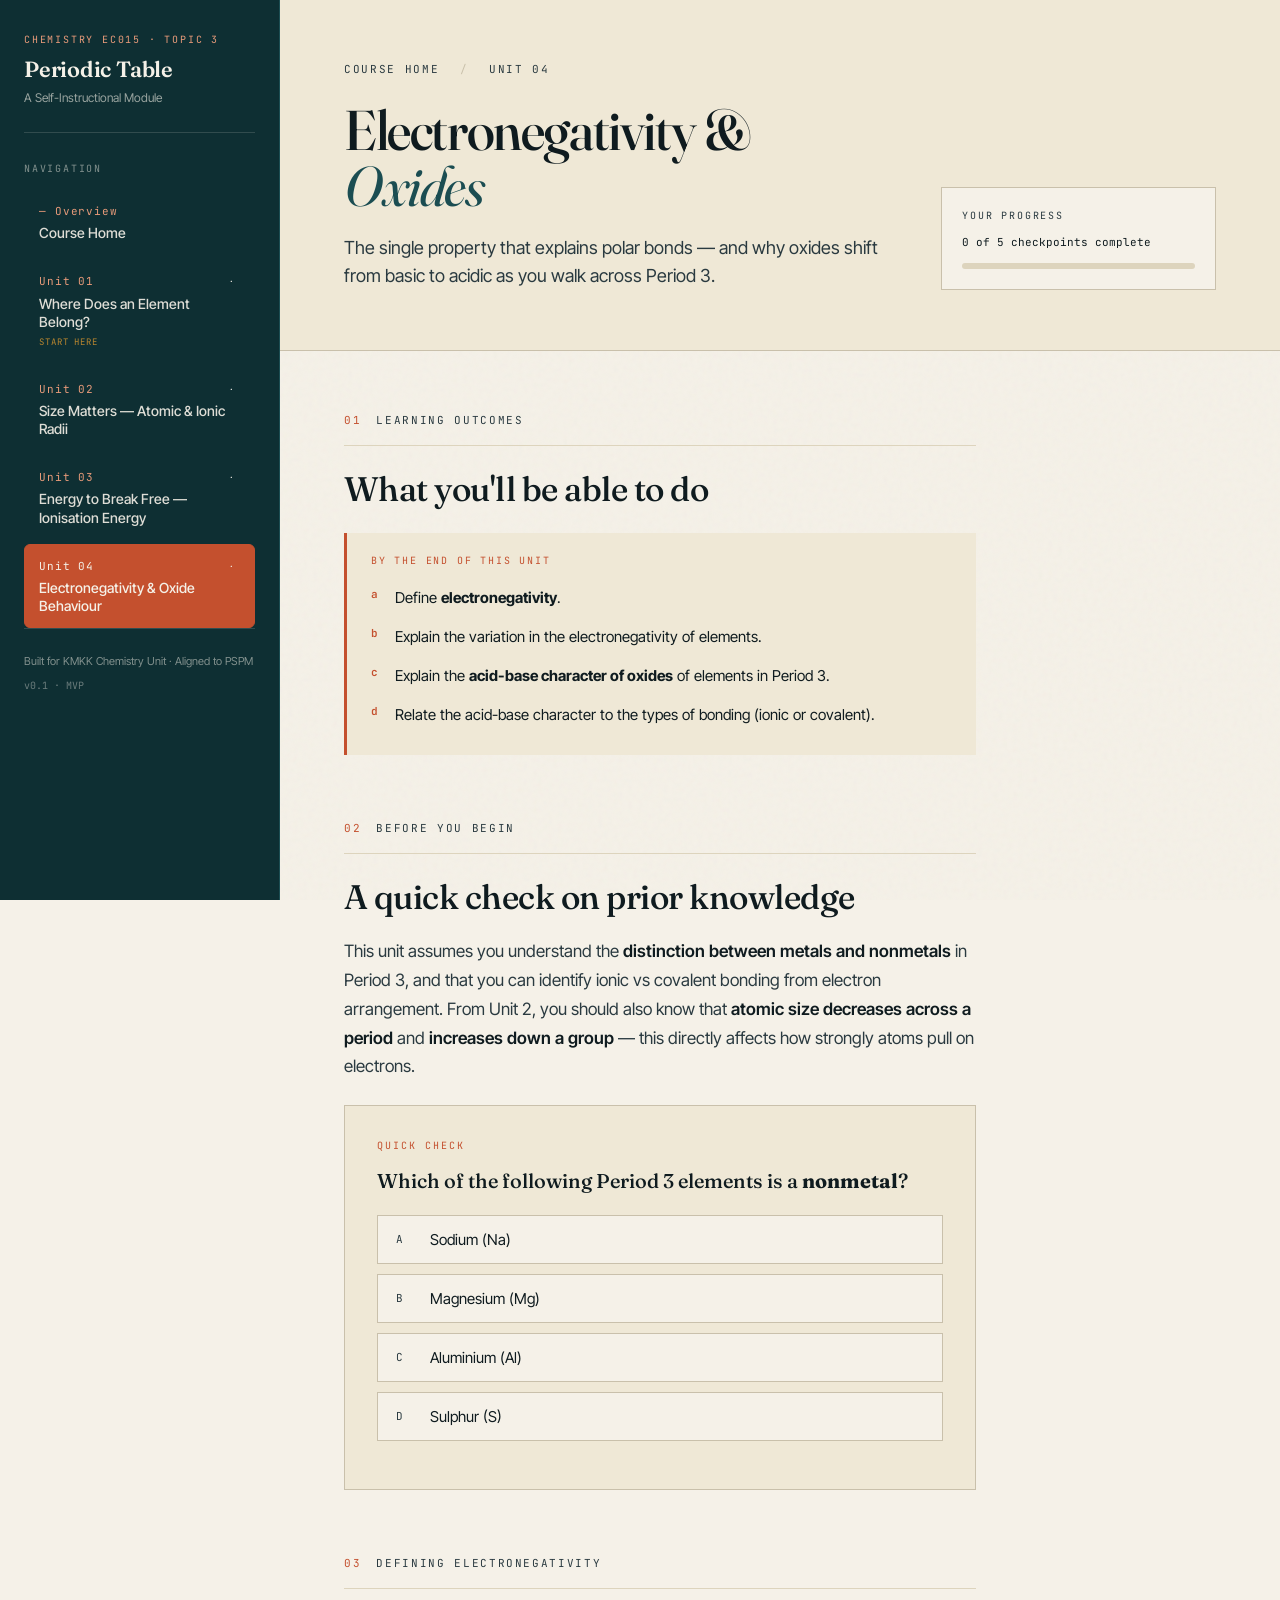
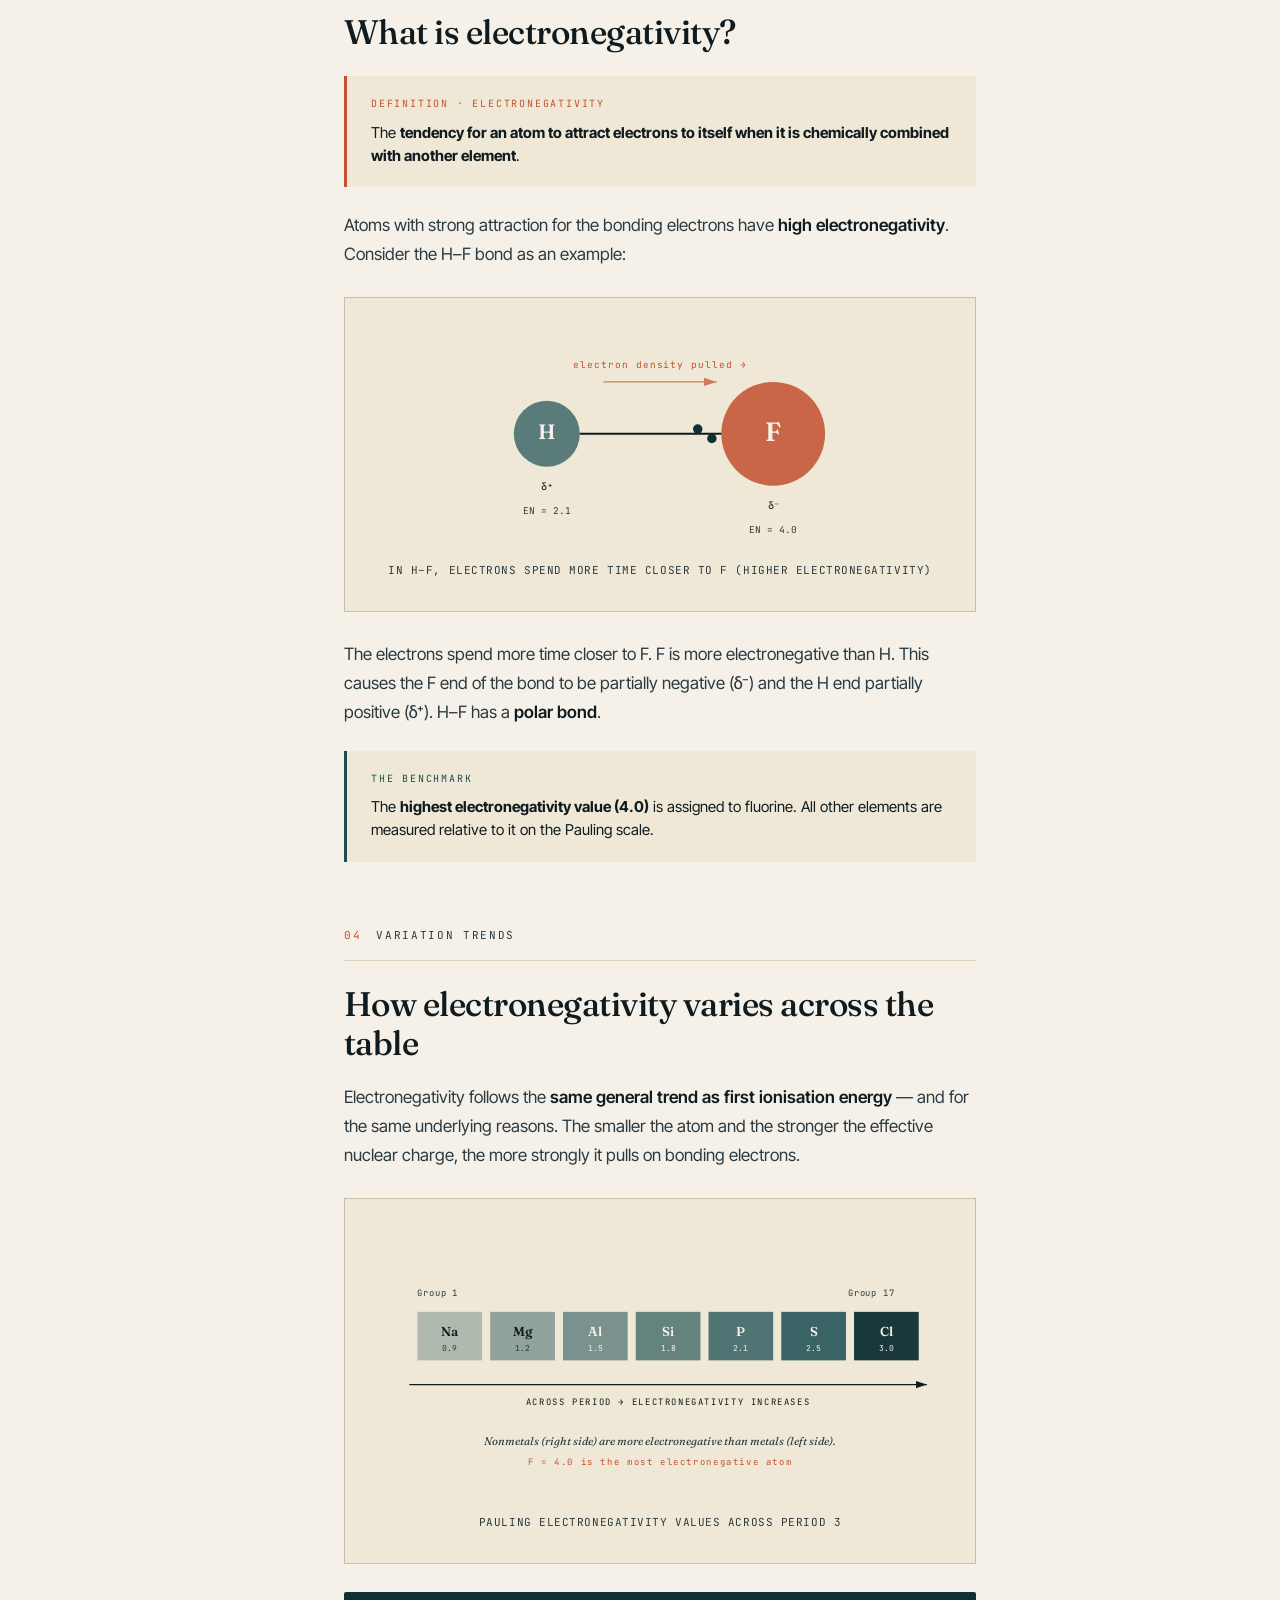
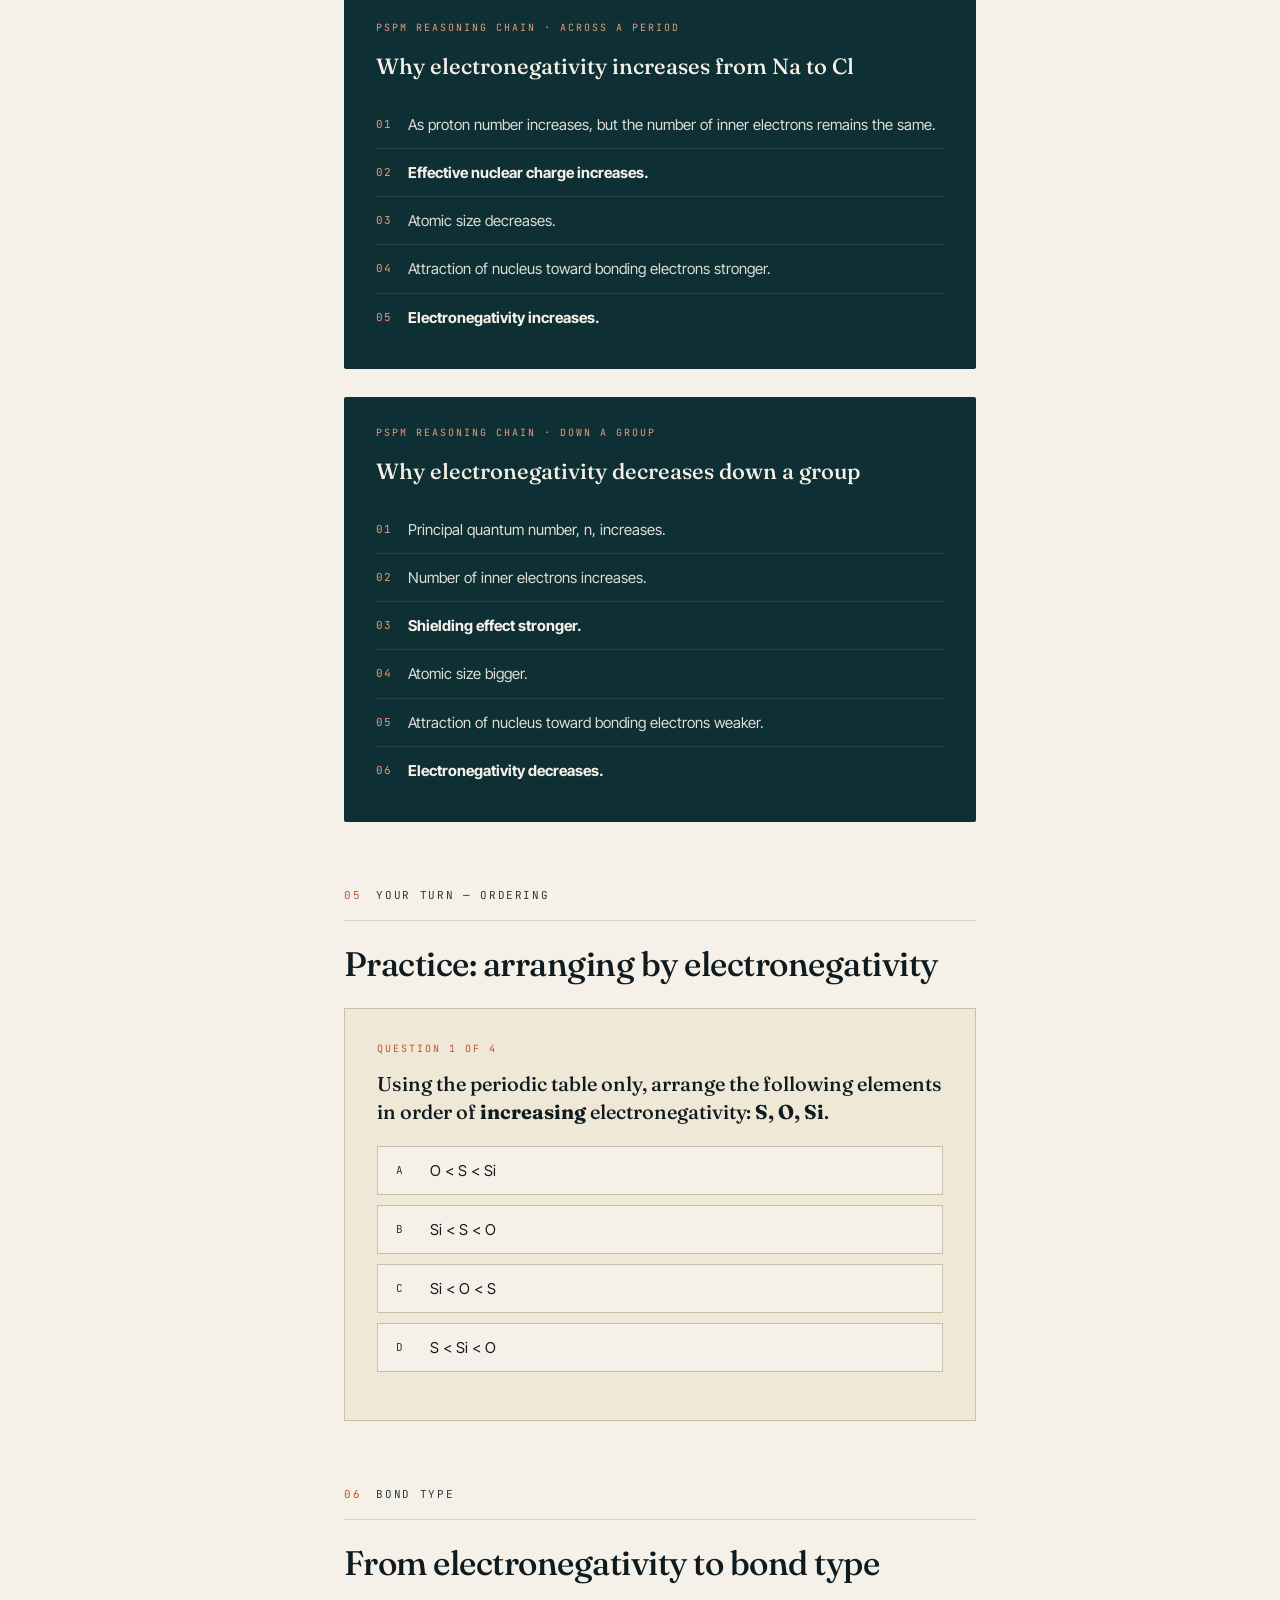
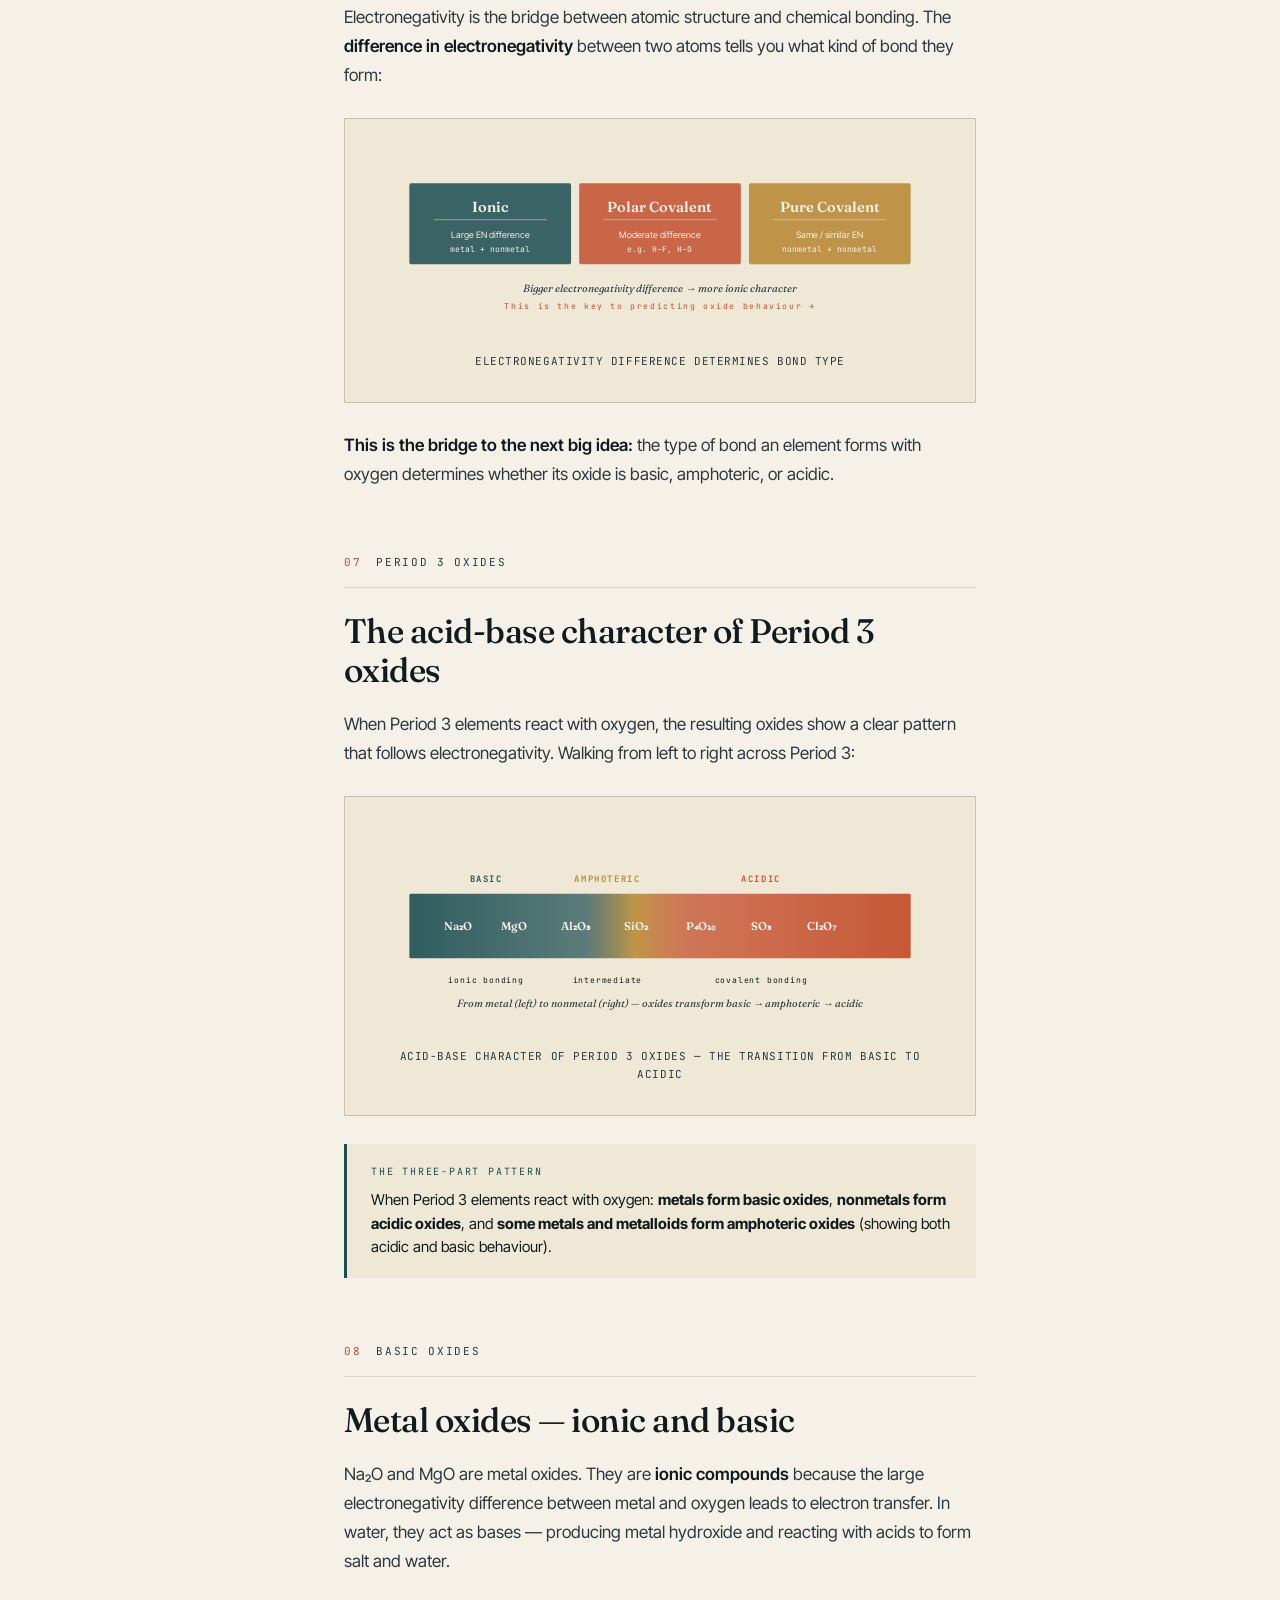
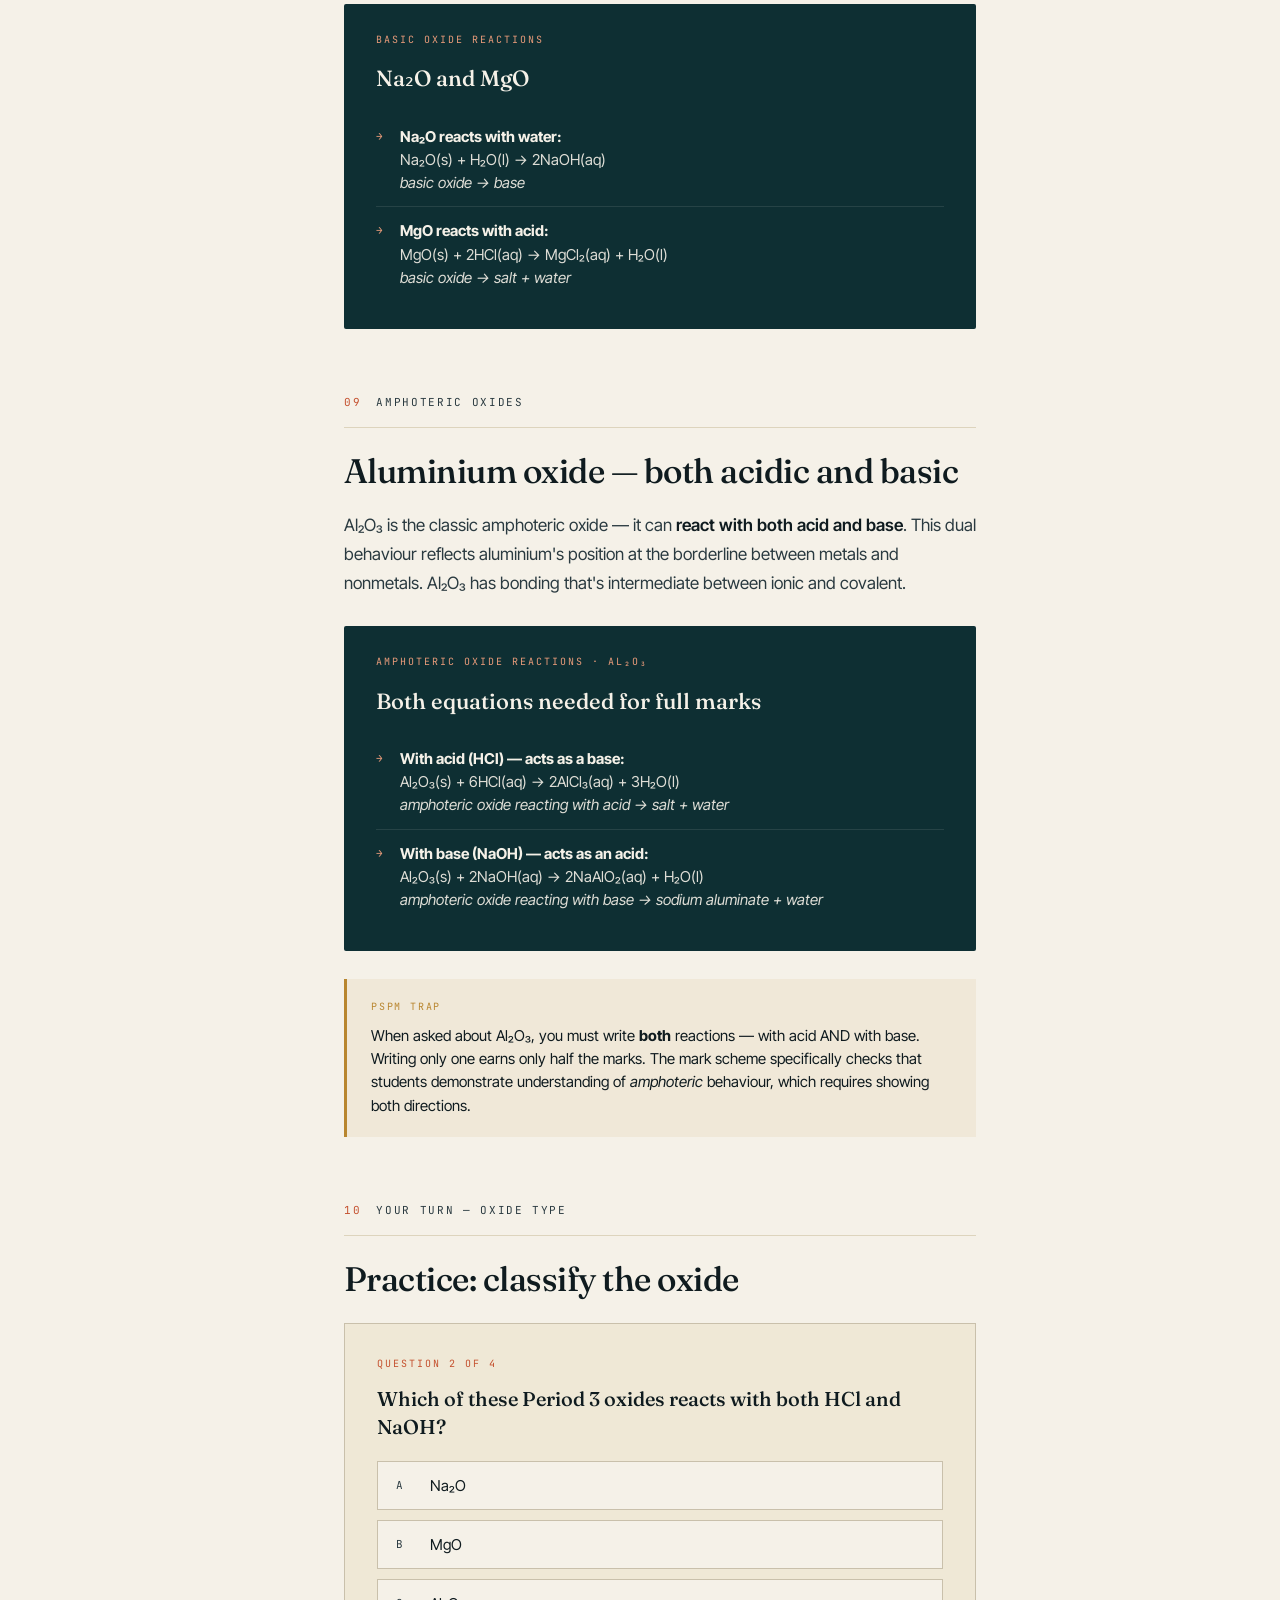
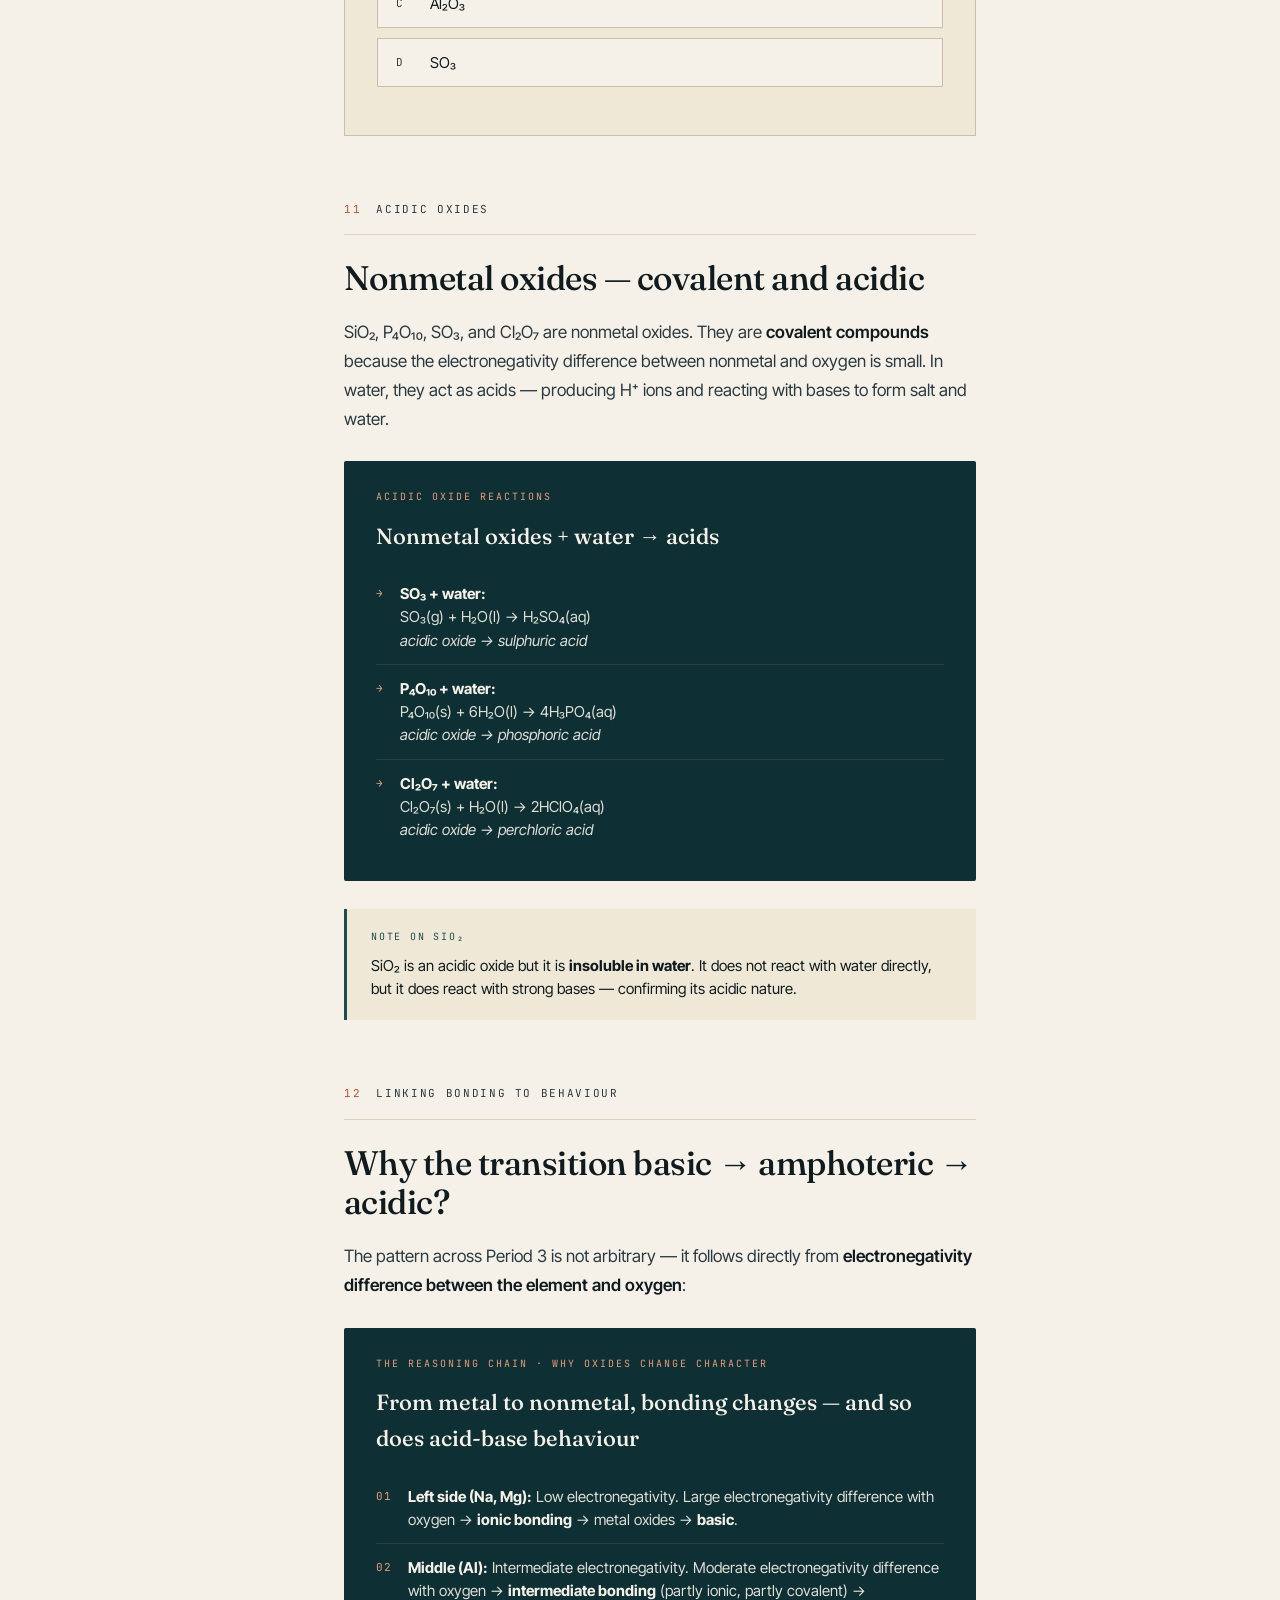
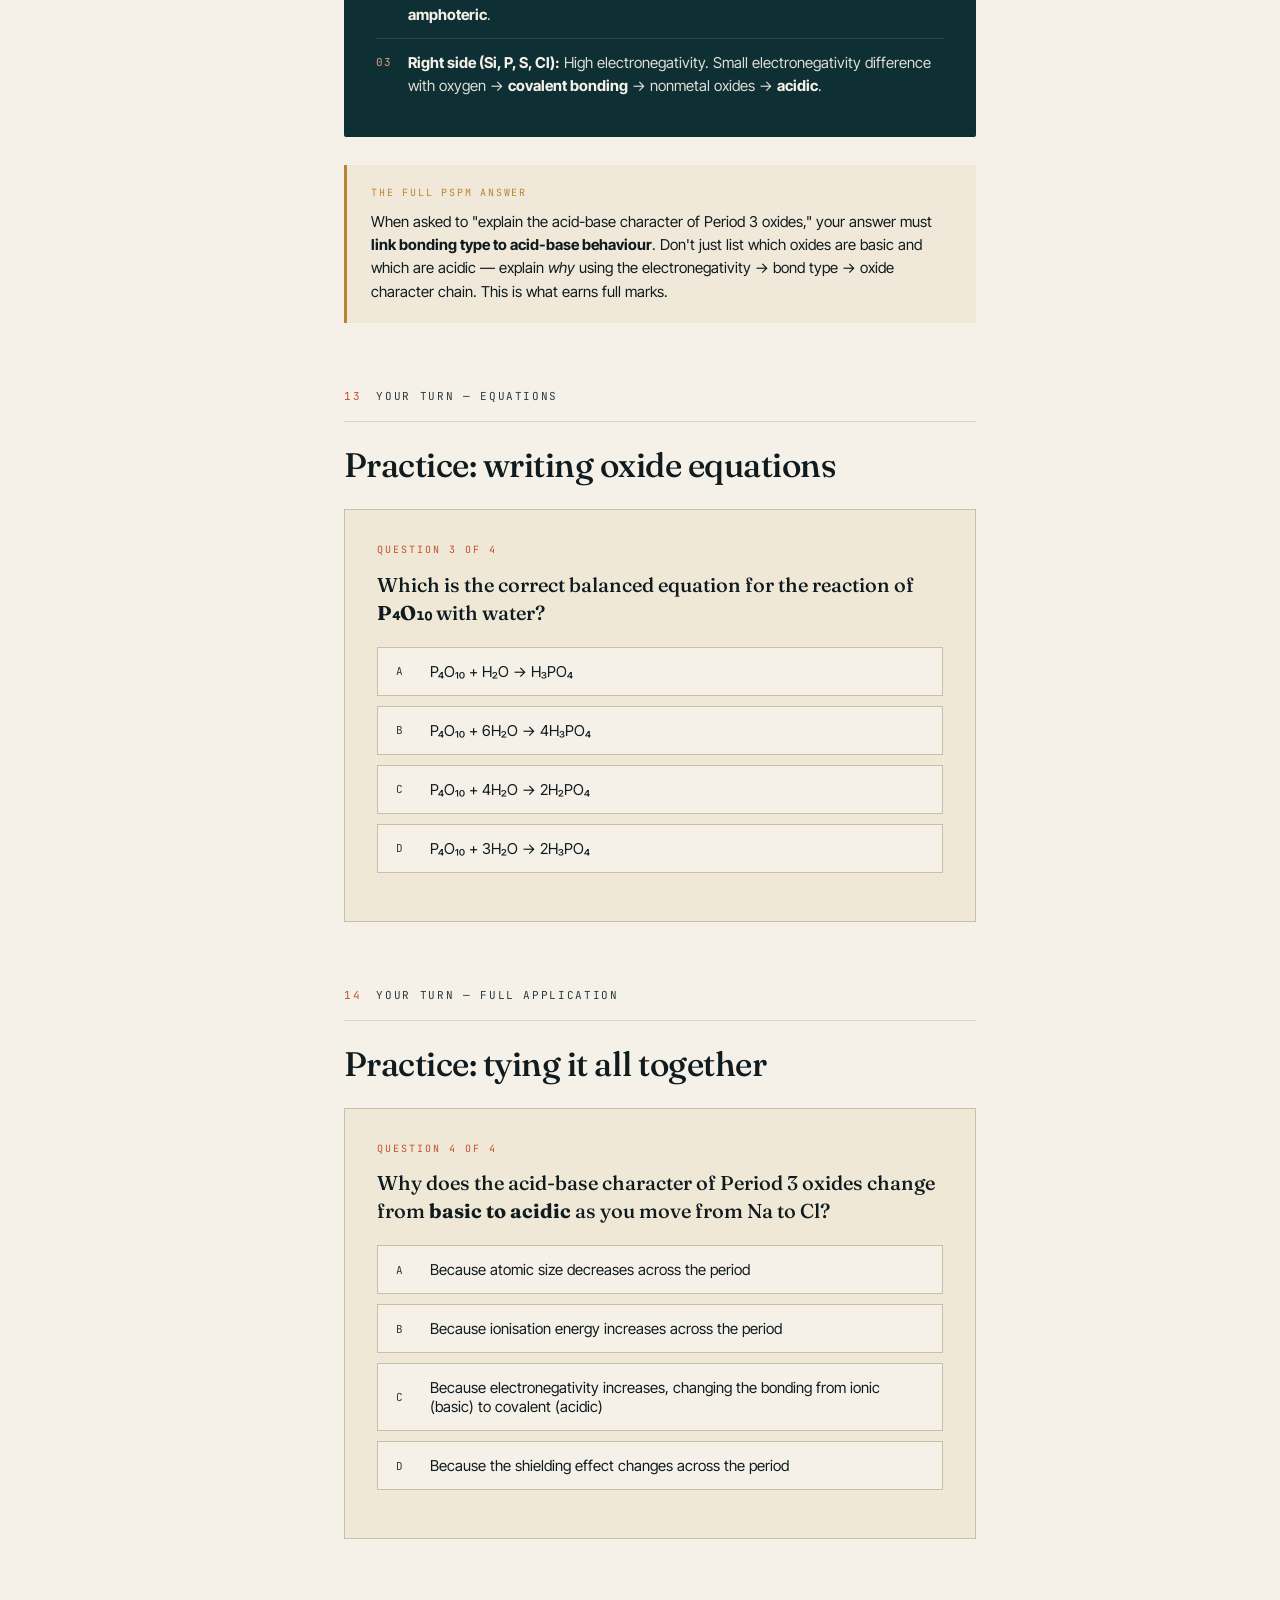
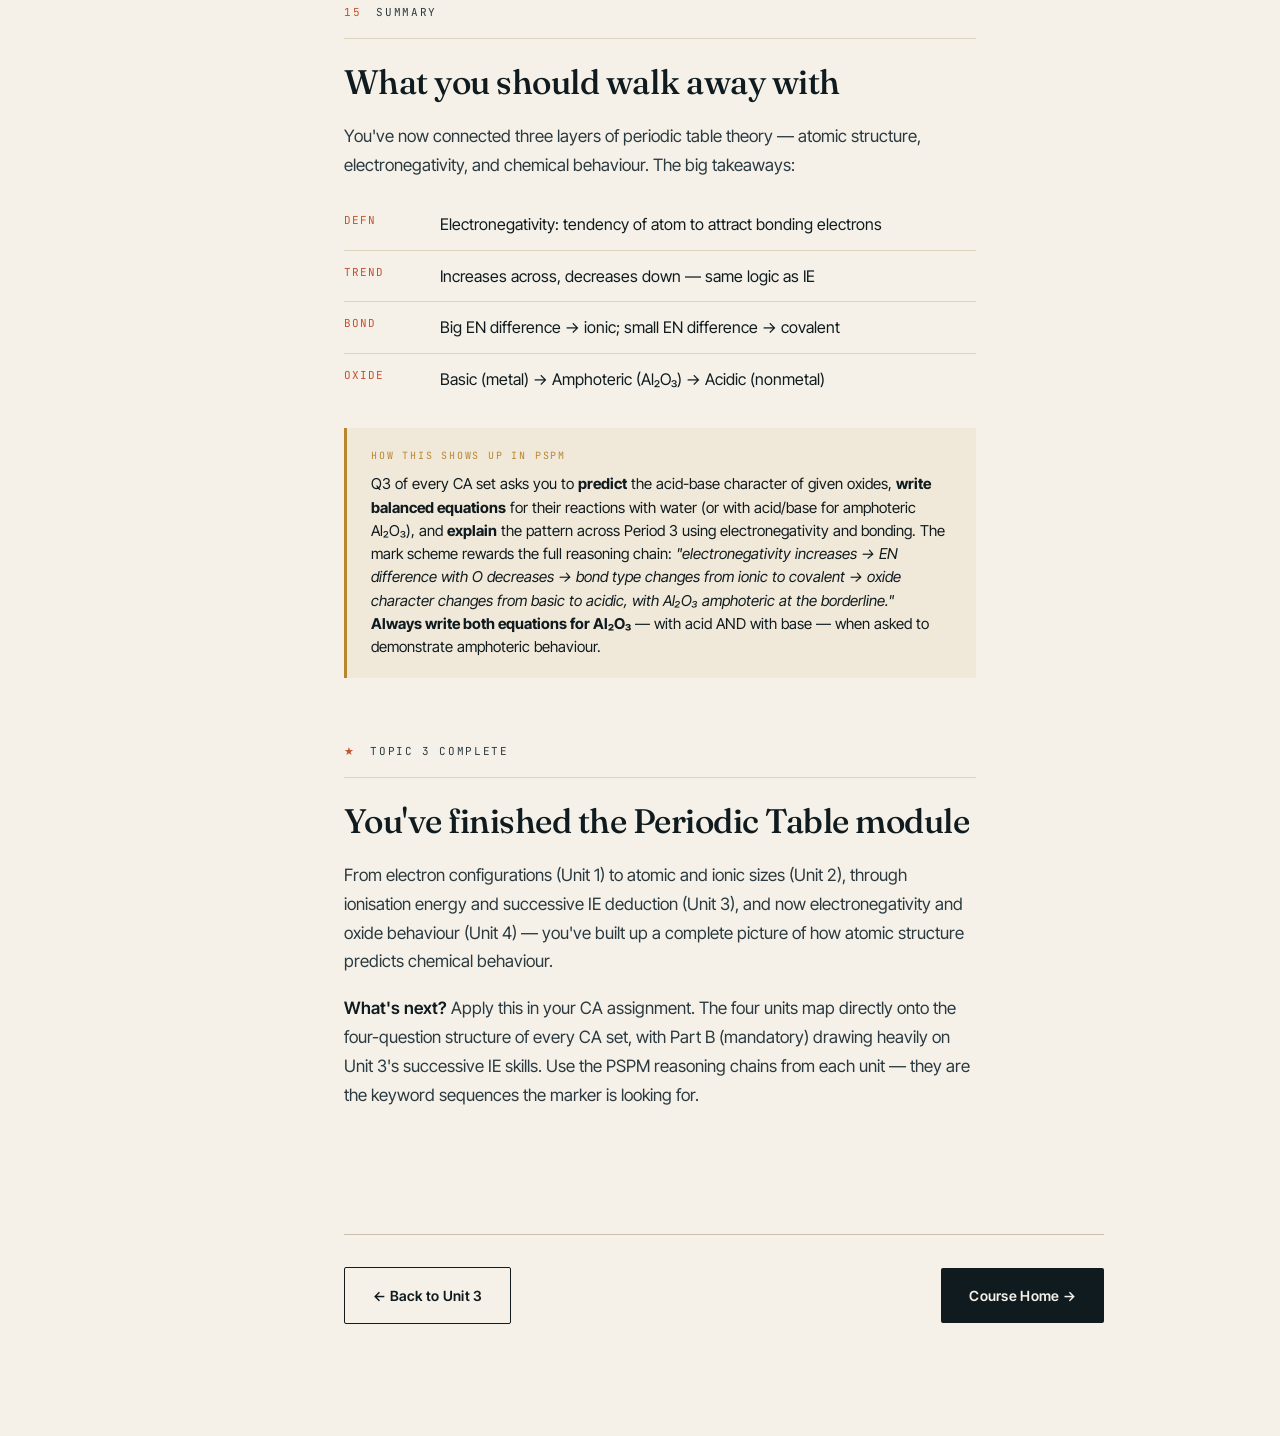
<file: units/unit-4.html>
<!DOCTYPE html>
<html lang="en">
<head>
<meta charset="UTF-8">
<meta name="viewport" content="width=device-width, initial-scale=1.0">
<title>Unit 4: Electronegativity & Oxide Behaviour | Periodic Table SIM</title>
<link rel="preconnect" href="https://fonts.googleapis.com">
<link rel="preconnect" href="https://fonts.gstatic.com" crossorigin>
<link href="https://fonts.googleapis.com/css2?family=Fraunces:opsz,wght@9..144,400;9..144,500;9..144,600;9..144,700;9..144,900&family=Inter+Tight:wght@400;500;600;700&family=JetBrains+Mono:wght@400;500&display=swap" rel="stylesheet">
<link rel="stylesheet" href="../assets/css/styles.css">
</head>
<body data-page="unit-4">

<div class="app">

  <aside class="sidebar" id="sidebar"></aside>

  <main class="main" data-unit-quizzes="u4-prereq-1,u4-practice-1,u4-practice-2,u4-practice-3,u4-practice-4">

    <div class="unit-header">
      <div class="breadcrumb">
        <a href="../index.html">Course Home</a>
        <span class="breadcrumb-sep">/</span>
        <span>Unit 04</span>
      </div>
      <div class="unit-header-grid">
        <div>
          <h1 class="unit-title">Electronegativity & <em>Oxides</em></h1>
          <p class="unit-deck">
            The single property that explains polar bonds — and why oxides shift from basic to
            acidic as you walk across Period 3.
          </p>
        </div>
        <div class="progress-card">
          <div class="progress-label">Your Progress</div>
          <div class="progress-text" id="unit-progress-text">0 of 5 checkpoints complete</div>
          <div class="progress-bar">
            <div class="progress-fill" id="unit-progress-fill" style="width: 0%"></div>
          </div>
        </div>
      </div>
    </div>

    <div class="unit-content">

      <!-- EVENT 01: Learning Outcomes -->
      <div class="event-block">
        <div class="event-stamp">
          <span class="event-num">01</span>
          <span class="event-name">Learning Outcomes</span>
        </div>
        <h2 class="event-heading">What you'll be able to do</h2>
        <div class="callout lo">
          <div class="callout-label">By the end of this unit</div>
          <ul class="lo-list">
            <li>Define <strong>electronegativity</strong>.</li>
            <li>Explain the variation in the electronegativity of elements.</li>
            <li>Explain the <strong>acid-base character of oxides</strong> of elements in Period 3.</li>
            <li>Relate the acid-base character to the types of bonding (ionic or covalent).</li>
          </ul>
        </div>
      </div>

      <!-- EVENT 02: Before You Begin -->
      <div class="event-block">
        <div class="event-stamp">
          <span class="event-num">02</span>
          <span class="event-name">Before You Begin</span>
        </div>
        <h2 class="event-heading">A quick check on prior knowledge</h2>
        <div class="event-body">
          <p>
            This unit assumes you understand the <strong>distinction between metals and nonmetals</strong>
            in Period 3, and that you can identify ionic vs covalent bonding from electron arrangement.
            From Unit 2, you should also know that <strong>atomic size decreases across a period</strong>
            and <strong>increases down a group</strong> — this directly affects how strongly atoms pull
            on electrons.
          </p>
        </div>

        <div class="quiz" data-quiz-id="u4-prereq-1">
          <div class="quiz-label">Quick check</div>
          <div class="quiz-question">Which of the following Period 3 elements is a <strong>nonmetal</strong>?</div>
          <div class="quiz-options">
            <button class="quiz-option" onclick="answerQuiz(this, false, 'Sodium (Na) is a metal — it loses electrons easily to form Na⁺. Metals are on the left of the periodic table.')">
              <span class="quiz-option-letter">A</span>
              <span>Sodium (Na)</span>
            </button>
            <button class="quiz-option" onclick="answerQuiz(this, false, 'Magnesium (Mg) is a metal in Group 2. Metals are on the left side of Period 3.')">
              <span class="quiz-option-letter">B</span>
              <span>Magnesium (Mg)</span>
            </button>
            <button class="quiz-option" onclick="answerQuiz(this, false, 'Aluminium (Al) is technically a metal, though it shows some amphoteric behaviour. It is on the metal side of the metalloid boundary.')">
              <span class="quiz-option-letter">C</span>
              <span>Aluminium (Al)</span>
            </button>
            <button class="quiz-option" onclick="answerQuiz(this, true, 'Correct. Sulphur (S) is a nonmetal in Group 16. Period 3 nonmetals (P, S, Cl, Ar) sit on the right side of the table — they tend to gain electrons rather than lose them.')">
              <span class="quiz-option-letter">D</span>
              <span>Sulphur (S)</span>
            </button>
          </div>
          <div class="quiz-feedback">
            <div class="quiz-feedback-label">Feedback</div>
            <p></p>
          </div>
        </div>
      </div>

      <!-- EVENT 03: Defining Electronegativity -->
      <div class="event-block">
        <div class="event-stamp">
          <span class="event-num">03</span>
          <span class="event-name">Defining Electronegativity</span>
        </div>
        <h2 class="event-heading">What is electronegativity?</h2>

        <div class="callout lo">
          <div class="callout-label">Definition · Electronegativity</div>
          <p>
            The <strong>tendency for an atom to attract electrons to itself when it is
            chemically combined with another element</strong>.
          </p>
        </div>

        <div class="event-body">
          <p>
            Atoms with strong attraction for the bonding electrons have <strong>high electronegativity</strong>.
            Consider the H–F bond as an example:
          </p>
        </div>

        <div class="diagram">
          <svg viewBox="0 0 600 220" xmlns="http://www.w3.org/2000/svg">
            <!-- H atom (smaller, less electronegative) -->
            <circle cx="180" cy="110" r="35" fill="#1B4D52" opacity="0.7"/>
            <text x="180" y="116" text-anchor="middle" fill="#F5F1E8" font-family="Fraunces" font-size="22" font-weight="600">H</text>
            <text x="180" y="170" text-anchor="middle" fill="#0F1B1F" font-family="JetBrains Mono" font-size="11">δ⁺</text>
            <text x="180" y="195" text-anchor="middle" fill="#2A3A40" font-family="JetBrains Mono" font-size="10">EN = 2.1</text>

            <!-- F atom (larger, more electronegative) -->
            <circle cx="420" cy="110" r="55" fill="#C4502E" opacity="0.85"/>
            <text x="420" y="118" text-anchor="middle" fill="#F5F1E8" font-family="Fraunces" font-size="28" font-weight="600">F</text>
            <text x="420" y="190" text-anchor="middle" fill="#0F1B1F" font-family="JetBrains Mono" font-size="11">δ⁻</text>
            <text x="420" y="215" text-anchor="middle" fill="#2A3A40" font-family="JetBrains Mono" font-size="10">EN = 4.0</text>

            <!-- Bond with electrons leaning toward F -->
            <line x1="215" y1="110" x2="365" y2="110" stroke="#0F1B1F" stroke-width="2"/>

            <!-- Electron pair leaning toward F -->
            <circle cx="340" cy="105" r="5" fill="#0E2F33"/>
            <circle cx="355" cy="115" r="5" fill="#0E2F33"/>

            <!-- Arrow showing electron pull -->
            <defs>
              <marker id="enarr" markerWidth="10" markerHeight="10" refX="9" refY="3" orient="auto">
                <path d="M0,0 L0,6 L9,3 z" fill="#C4502E"/>
              </marker>
            </defs>
            <line x1="240" y1="55" x2="360" y2="55" stroke="#C4502E" stroke-width="1.5" marker-end="url(#enarr)" opacity="0.7"/>
            <text x="300" y="40" text-anchor="middle" fill="#C4502E" font-family="JetBrains Mono" font-size="10" letter-spacing="1">electron density pulled →</text>
          </svg>
          <div class="diagram-caption">In H–F, electrons spend more time closer to F (higher electronegativity)</div>
        </div>

        <div class="event-body">
          <p>
            The electrons spend more time closer to F. F is more electronegative than H.
            This causes the F end of the bond to be partially negative (δ⁻) and the H end
            partially positive (δ⁺). H–F has a <strong>polar bond</strong>.
          </p>
        </div>

        <div class="callout">
          <div class="callout-label">The benchmark</div>
          <p>
            The <strong>highest electronegativity value (4.0)</strong> is assigned to fluorine.
            All other elements are measured relative to it on the Pauling scale.
          </p>
        </div>
      </div>

      <!-- EVENT 04: Variation in Electronegativity -->
      <div class="event-block">
        <div class="event-stamp">
          <span class="event-num">04</span>
          <span class="event-name">Variation Trends</span>
        </div>
        <h2 class="event-heading">How electronegativity varies across the table</h2>
        <div class="event-body">
          <p>
            Electronegativity follows the <strong>same general trend as first ionisation energy</strong> —
            and for the same underlying reasons. The smaller the atom and the stronger the effective
            nuclear charge, the more strongly it pulls on bonding electrons.
          </p>
        </div>

        <div class="diagram">
          <svg viewBox="0 0 700 320" xmlns="http://www.w3.org/2000/svg">
            <defs>
              <marker id="enarr2" markerWidth="10" markerHeight="10" refX="9" refY="3" orient="auto">
                <path d="M0,0 L0,6 L9,3 z" fill="#0F1B1F"/>
              </marker>
            </defs>

            <!-- Period 3 row showing increasing values across -->
            <text x="50" y="80" fill="#2A3A40" font-family="JetBrains Mono" font-size="11" letter-spacing="1">Group 1</text>
            <text x="640" y="80" text-anchor="end" fill="#2A3A40" font-family="JetBrains Mono" font-size="11" letter-spacing="1">Group 17</text>

            <!-- Increasing color intensity left to right -->
            <rect x="50" y="100" width="80" height="60" fill="#1B4D52" opacity="0.3"/>
            <text x="90" y="130" text-anchor="middle" fill="#0F1B1F" font-family="Fraunces" font-size="16" font-weight="600">Na</text>
            <text x="90" y="148" text-anchor="middle" fill="#2A3A40" font-family="JetBrains Mono" font-size="10">0.9</text>

            <rect x="140" y="100" width="80" height="60" fill="#1B4D52" opacity="0.45"/>
            <text x="180" y="130" text-anchor="middle" fill="#0F1B1F" font-family="Fraunces" font-size="16" font-weight="600">Mg</text>
            <text x="180" y="148" text-anchor="middle" fill="#2A3A40" font-family="JetBrains Mono" font-size="10">1.2</text>

            <rect x="230" y="100" width="80" height="60" fill="#1B4D52" opacity="0.55"/>
            <text x="270" y="130" text-anchor="middle" fill="#F5F1E8" font-family="Fraunces" font-size="16" font-weight="600">Al</text>
            <text x="270" y="148" text-anchor="middle" fill="#F5F1E8" font-family="JetBrains Mono" font-size="10">1.5</text>

            <rect x="320" y="100" width="80" height="60" fill="#1B4D52" opacity="0.65"/>
            <text x="360" y="130" text-anchor="middle" fill="#F5F1E8" font-family="Fraunces" font-size="16" font-weight="600">Si</text>
            <text x="360" y="148" text-anchor="middle" fill="#F5F1E8" font-family="JetBrains Mono" font-size="10">1.8</text>

            <rect x="410" y="100" width="80" height="60" fill="#1B4D52" opacity="0.75"/>
            <text x="450" y="130" text-anchor="middle" fill="#F5F1E8" font-family="Fraunces" font-size="16" font-weight="600">P</text>
            <text x="450" y="148" text-anchor="middle" fill="#F5F1E8" font-family="JetBrains Mono" font-size="10">2.1</text>

            <rect x="500" y="100" width="80" height="60" fill="#1B4D52" opacity="0.85"/>
            <text x="540" y="130" text-anchor="middle" fill="#F5F1E8" font-family="Fraunces" font-size="16" font-weight="600">S</text>
            <text x="540" y="148" text-anchor="middle" fill="#F5F1E8" font-family="JetBrains Mono" font-size="10">2.5</text>

            <rect x="590" y="100" width="80" height="60" fill="#0E2F33" opacity="0.95"/>
            <text x="630" y="130" text-anchor="middle" fill="#F5F1E8" font-family="Fraunces" font-size="16" font-weight="600">Cl</text>
            <text x="630" y="148" text-anchor="middle" fill="#F5F1E8" font-family="JetBrains Mono" font-size="10">3.0</text>

            <!-- Across arrow -->
            <line x1="40" y1="190" x2="680" y2="190" stroke="#0F1B1F" stroke-width="1.5" marker-end="url(#enarr2)"/>
            <text x="360" y="215" text-anchor="middle" fill="#0F1B1F" font-family="JetBrains Mono" font-size="11" letter-spacing="2">ACROSS PERIOD → ELECTRONEGATIVITY INCREASES</text>

            <!-- Down arrow -->
            <line x1="690" y1="80" x2="690" y2="250" stroke="#0F1B1F" stroke-width="1.5" opacity="0"/>

            <!-- Key insight -->
            <text x="350" y="265" text-anchor="middle" fill="#2A3A40" font-family="Fraunces" font-style="italic" font-size="14">Nonmetals (right side) are more electronegative than metals (left side).</text>
            <text x="350" y="290" text-anchor="middle" fill="#C4502E" font-family="JetBrains Mono" font-size="11" letter-spacing="2">F = 4.0  is the most electronegative atom</text>
          </svg>
          <div class="diagram-caption">Pauling electronegativity values across Period 3</div>
        </div>

        <div class="worked-example">
          <div class="worked-example-label">PSPM Reasoning Chain · Across a Period</div>
          <h4>Why electronegativity increases from Na to Cl</h4>

          <div class="step">
            <div class="step-num">01</div>
            <div class="step-content">
              As proton number increases, but the number of inner electrons remains the same.
            </div>
          </div>
          <div class="step">
            <div class="step-num">02</div>
            <div class="step-content">
              <strong>Effective nuclear charge increases.</strong>
            </div>
          </div>
          <div class="step">
            <div class="step-num">03</div>
            <div class="step-content">
              Atomic size decreases.
            </div>
          </div>
          <div class="step">
            <div class="step-num">04</div>
            <div class="step-content">
              Attraction of nucleus toward bonding electrons stronger.
            </div>
          </div>
          <div class="step">
            <div class="step-num">05</div>
            <div class="step-content">
              <strong>Electronegativity increases.</strong>
            </div>
          </div>
        </div>

        <div class="worked-example">
          <div class="worked-example-label">PSPM Reasoning Chain · Down a Group</div>
          <h4>Why electronegativity decreases down a group</h4>

          <div class="step">
            <div class="step-num">01</div>
            <div class="step-content">
              Principal quantum number, n, increases.
            </div>
          </div>
          <div class="step">
            <div class="step-num">02</div>
            <div class="step-content">
              Number of inner electrons increases.
            </div>
          </div>
          <div class="step">
            <div class="step-num">03</div>
            <div class="step-content">
              <strong>Shielding effect stronger.</strong>
            </div>
          </div>
          <div class="step">
            <div class="step-num">04</div>
            <div class="step-content">
              Atomic size bigger.
            </div>
          </div>
          <div class="step">
            <div class="step-num">05</div>
            <div class="step-content">
              Attraction of nucleus toward bonding electrons weaker.
            </div>
          </div>
          <div class="step">
            <div class="step-num">06</div>
            <div class="step-content">
              <strong>Electronegativity decreases.</strong>
            </div>
          </div>
        </div>
      </div>

      <!-- EVENT 05: Practice 1 - Ordering -->
      <div class="event-block">
        <div class="event-stamp">
          <span class="event-num">05</span>
          <span class="event-name">Your Turn — Ordering</span>
        </div>
        <h2 class="event-heading">Practice: arranging by electronegativity</h2>

        <div class="quiz" data-quiz-id="u4-practice-1">
          <div class="quiz-label">Question 1 of 4</div>
          <div class="quiz-question">Using the periodic table only, arrange the following elements in order of <strong>increasing</strong> electronegativity: <strong>S, O, Si</strong>.</div>
          <div class="quiz-options">
            <button class="quiz-option" onclick="answerQuiz(this, false, 'Wrong direction. O is at the top right of the periodic table — closest to F — so O has the HIGHEST electronegativity, not the lowest.')">
              <span class="quiz-option-letter">A</span>
              <span>O &lt; S &lt; Si</span>
            </button>
            <button class="quiz-option" onclick="answerQuiz(this, true, 'Correct. Si is in Period 3 Group 14, S is in Period 3 Group 16 (across same period → higher EN), and O is in Period 2 Group 16 (same group as S but higher up → even higher EN). So Si < S < O.')">
              <span class="quiz-option-letter">B</span>
              <span>Si &lt; S &lt; O</span>
            </button>
            <button class="quiz-option" onclick="answerQuiz(this, false, 'S and O are in the same group, but O is HIGHER UP — closer to F. Going down the group, electronegativity decreases. So O > S, not O < S.')">
              <span class="quiz-option-letter">C</span>
              <span>Si &lt; O &lt; S</span>
            </button>
            <button class="quiz-option" onclick="answerQuiz(this, false, 'S is to the RIGHT of Si in Period 3, so S has higher EN than Si. The order needs Si first (lowest), not S.')">
              <span class="quiz-option-letter">D</span>
              <span>S &lt; Si &lt; O</span>
            </button>
          </div>
          <div class="quiz-feedback">
            <div class="quiz-feedback-label">Feedback</div>
            <p></p>
          </div>
        </div>
      </div>

      <!-- EVENT 06: Bond Type Connection -->
      <div class="event-block">
        <div class="event-stamp">
          <span class="event-num">06</span>
          <span class="event-name">Bond Type</span>
        </div>
        <h2 class="event-heading">From electronegativity to bond type</h2>
        <div class="event-body">
          <p>
            Electronegativity is the bridge between atomic structure and chemical bonding.
            The <strong>difference in electronegativity</strong> between two atoms tells you
            what kind of bond they form:
          </p>
        </div>

        <div class="diagram">
          <svg viewBox="0 0 700 220" xmlns="http://www.w3.org/2000/svg">
            <!-- Three regions -->
            <rect x="40" y="40" width="200" height="100" fill="#1B4D52" opacity="0.85" rx="2"/>
            <text x="140" y="75" text-anchor="middle" fill="#F5F1E8" font-family="Fraunces" font-size="18" font-weight="600">Ionic</text>
            <line x1="70" y1="85" x2="210" y2="85" stroke="#E89B7A" stroke-width="1"/>
            <text x="140" y="108" text-anchor="middle" fill="#F5F1E8" font-family="Inter Tight" font-size="11">Large EN difference</text>
            <text x="140" y="125" text-anchor="middle" fill="#F5F1E8" font-family="JetBrains Mono" font-size="10">metal + nonmetal</text>

            <rect x="250" y="40" width="200" height="100" fill="#C4502E" opacity="0.85" rx="2"/>
            <text x="350" y="75" text-anchor="middle" fill="#F5F1E8" font-family="Fraunces" font-size="18" font-weight="600">Polar Covalent</text>
            <line x1="280" y1="85" x2="420" y2="85" stroke="#F5F1E8" stroke-width="1" opacity="0.5"/>
            <text x="350" y="108" text-anchor="middle" fill="#F5F1E8" font-family="Inter Tight" font-size="11">Moderate difference</text>
            <text x="350" y="125" text-anchor="middle" fill="#F5F1E8" font-family="JetBrains Mono" font-size="10">e.g. H–F, H–O</text>

            <rect x="460" y="40" width="200" height="100" fill="#B8862F" opacity="0.85" rx="2"/>
            <text x="560" y="75" text-anchor="middle" fill="#F5F1E8" font-family="Fraunces" font-size="18" font-weight="600">Pure Covalent</text>
            <line x1="490" y1="85" x2="630" y2="85" stroke="#F5F1E8" stroke-width="1" opacity="0.5"/>
            <text x="560" y="108" text-anchor="middle" fill="#F5F1E8" font-family="Inter Tight" font-size="11">Same / similar EN</text>
            <text x="560" y="125" text-anchor="middle" fill="#F5F1E8" font-family="JetBrains Mono" font-size="10">nonmetal + nonmetal</text>

            <text x="350" y="175" text-anchor="middle" fill="#2A3A40" font-family="Fraunces" font-style="italic" font-size="13">Bigger electronegativity difference → more ionic character</text>
            <text x="350" y="195" text-anchor="middle" fill="#C4502E" font-family="JetBrains Mono" font-size="10" letter-spacing="2">This is the key to predicting oxide behaviour →</text>
          </svg>
          <div class="diagram-caption">Electronegativity difference determines bond type</div>
        </div>

        <div class="event-body">
          <p>
            <strong>This is the bridge to the next big idea:</strong> the type of bond an element
            forms with oxygen determines whether its oxide is basic, amphoteric, or acidic.
          </p>
        </div>
      </div>

      <!-- EVENT 07: Period 3 Oxides Overview -->
      <div class="event-block">
        <div class="event-stamp">
          <span class="event-num">07</span>
          <span class="event-name">Period 3 Oxides</span>
        </div>
        <h2 class="event-heading">The acid-base character of Period 3 oxides</h2>
        <div class="event-body">
          <p>
            When Period 3 elements react with oxygen, the resulting oxides show a clear pattern
            that follows electronegativity. Walking from left to right across Period 3:
          </p>
        </div>

        <div class="diagram">
          <svg viewBox="0 0 700 240" xmlns="http://www.w3.org/2000/svg">
            <!-- Gradient strip showing transition -->
            <defs>
              <linearGradient id="oxide-gradient" x1="0%" y1="0%" x2="100%" y2="0%">
                <stop offset="0%" stop-color="#1B4D52" stop-opacity="0.9"/>
                <stop offset="35%" stop-color="#1B4D52" stop-opacity="0.7"/>
                <stop offset="45%" stop-color="#B8862F" stop-opacity="0.85"/>
                <stop offset="55%" stop-color="#C4502E" stop-opacity="0.75"/>
                <stop offset="100%" stop-color="#C4502E" stop-opacity="0.95"/>
              </linearGradient>
            </defs>

            <rect x="40" y="80" width="620" height="80" fill="url(#oxide-gradient)" rx="2"/>

            <!-- Oxide labels along the strip -->
            <g font-family="Fraunces" font-size="14" font-weight="600" fill="#F5F1E8" text-anchor="middle">
              <text x="100" y="125">Na₂O</text>
              <text x="170" y="125">MgO</text>
              <text x="245" y="125">Al₂O₃</text>
              <text x="320" y="125">SiO₂</text>
              <text x="400" y="125">P₄O₁₀</text>
              <text x="475" y="125">SO₃</text>
              <text x="550" y="125">Cl₂O₇</text>
            </g>

            <!-- Labels above -->
            <text x="135" y="65" text-anchor="middle" fill="#1B4D52" font-family="JetBrains Mono" font-size="11" letter-spacing="2" font-weight="600">BASIC</text>
            <text x="285" y="65" text-anchor="middle" fill="#B8862F" font-family="JetBrains Mono" font-size="11" letter-spacing="2" font-weight="600">AMPHOTERIC</text>
            <text x="475" y="65" text-anchor="middle" fill="#C4502E" font-family="JetBrains Mono" font-size="11" letter-spacing="2" font-weight="600">ACIDIC</text>

            <!-- Bond type labels below -->
            <text x="135" y="190" text-anchor="middle" fill="#0F1B1F" font-family="JetBrains Mono" font-size="10" letter-spacing="1">ionic bonding</text>
            <text x="285" y="190" text-anchor="middle" fill="#0F1B1F" font-family="JetBrains Mono" font-size="10" letter-spacing="1">intermediate</text>
            <text x="475" y="190" text-anchor="middle" fill="#0F1B1F" font-family="JetBrains Mono" font-size="10" letter-spacing="1">covalent bonding</text>

            <text x="350" y="220" text-anchor="middle" fill="#2A3A40" font-family="Fraunces" font-style="italic" font-size="13">From metal (left) to nonmetal (right) — oxides transform basic → amphoteric → acidic</text>
          </svg>
          <div class="diagram-caption">Acid-base character of Period 3 oxides — the transition from basic to acidic</div>
        </div>

        <div class="callout">
          <div class="callout-label">The three-part pattern</div>
          <p>
            When Period 3 elements react with oxygen: <strong>metals form basic oxides</strong>,
            <strong>nonmetals form acidic oxides</strong>, and <strong>some metals and metalloids
            form amphoteric oxides</strong> (showing both acidic and basic behaviour).
          </p>
        </div>
      </div>

      <!-- EVENT 08: Basic Oxides -->
      <div class="event-block">
        <div class="event-stamp">
          <span class="event-num">08</span>
          <span class="event-name">Basic Oxides</span>
        </div>
        <h2 class="event-heading">Metal oxides — ionic and basic</h2>
        <div class="event-body">
          <p>
            Na₂O and MgO are metal oxides. They are <strong>ionic compounds</strong> because the
            large electronegativity difference between metal and oxygen leads to electron transfer.
            In water, they act as bases — producing metal hydroxide and reacting with acids to form
            salt and water.
          </p>
        </div>

        <div class="worked-example">
          <div class="worked-example-label">Basic Oxide Reactions</div>
          <h4>Na₂O and MgO</h4>

          <div class="step">
            <div class="step-num">→</div>
            <div class="step-content">
              <strong>Na₂O reacts with water:</strong><br>
              Na₂O(s) + H₂O(l) → 2NaOH(aq)<br>
              <em>basic oxide → base</em>
            </div>
          </div>
          <div class="step">
            <div class="step-num">→</div>
            <div class="step-content">
              <strong>MgO reacts with acid:</strong><br>
              MgO(s) + 2HCl(aq) → MgCl₂(aq) + H₂O(l)<br>
              <em>basic oxide → salt + water</em>
            </div>
          </div>
        </div>
      </div>

      <!-- EVENT 09: Amphoteric Oxides -->
      <div class="event-block">
        <div class="event-stamp">
          <span class="event-num">09</span>
          <span class="event-name">Amphoteric Oxides</span>
        </div>
        <h2 class="event-heading">Aluminium oxide — both acidic and basic</h2>
        <div class="event-body">
          <p>
            Al₂O₃ is the classic amphoteric oxide — it can <strong>react with both acid and base</strong>.
            This dual behaviour reflects aluminium's position at the borderline between metals and
            nonmetals. Al₂O₃ has bonding that's intermediate between ionic and covalent.
          </p>
        </div>

        <div class="worked-example">
          <div class="worked-example-label">Amphoteric Oxide Reactions · Al₂O₃</div>
          <h4>Both equations needed for full marks</h4>

          <div class="step">
            <div class="step-num">→</div>
            <div class="step-content">
              <strong>With acid (HCl) — acts as a base:</strong><br>
              Al₂O₃(s) + 6HCl(aq) → 2AlCl₃(aq) + 3H₂O(l)<br>
              <em>amphoteric oxide reacting with acid → salt + water</em>
            </div>
          </div>
          <div class="step">
            <div class="step-num">→</div>
            <div class="step-content">
              <strong>With base (NaOH) — acts as an acid:</strong><br>
              Al₂O₃(s) + 2NaOH(aq) → 2NaAlO₂(aq) + H₂O(l)<br>
              <em>amphoteric oxide reacting with base → sodium aluminate + water</em>
            </div>
          </div>
        </div>

        <div class="callout pspm">
          <div class="callout-label">PSPM trap</div>
          <p>
            When asked about Al₂O₃, you must write <strong>both</strong> reactions — with acid AND
            with base. Writing only one earns only half the marks. The mark scheme specifically
            checks that students demonstrate understanding of <em>amphoteric</em> behaviour, which
            requires showing both directions.
          </p>
        </div>
      </div>

      <!-- EVENT 10: Practice 2 - Identifying Oxide Type -->
      <div class="event-block">
        <div class="event-stamp">
          <span class="event-num">10</span>
          <span class="event-name">Your Turn — Oxide Type</span>
        </div>
        <h2 class="event-heading">Practice: classify the oxide</h2>

        <div class="quiz" data-quiz-id="u4-practice-2">
          <div class="quiz-label">Question 2 of 4</div>
          <div class="quiz-question">Which of these Period 3 oxides reacts with both HCl and NaOH?</div>
          <div class="quiz-options">
            <button class="quiz-option" onclick="answerQuiz(this, false, 'Na₂O is a basic oxide. It reacts with acids (like HCl) but NOT with bases (like NaOH) because both Na₂O and NaOH are basic.')">
              <span class="quiz-option-letter">A</span>
              <span>Na₂O</span>
            </button>
            <button class="quiz-option" onclick="answerQuiz(this, false, 'MgO is a basic oxide. It reacts with acids but not with bases. Magnesium is firmly a metal, so its oxide is purely basic, not amphoteric.')">
              <span class="quiz-option-letter">B</span>
              <span>MgO</span>
            </button>
            <button class="quiz-option" onclick="answerQuiz(this, true, 'Correct. Al₂O₃ is amphoteric — it reacts with HCl as a base (Al₂O₃ + 6HCl → 2AlCl₃ + 3H₂O) and with NaOH as an acid (Al₂O₃ + 2NaOH → 2NaAlO₂ + H₂O). Aluminium sits at the metal-nonmetal borderline.')">
              <span class="quiz-option-letter">C</span>
              <span>Al₂O₃</span>
            </button>
            <button class="quiz-option" onclick="answerQuiz(this, false, 'SO₃ is an acidic oxide. It reacts with water to form H₂SO₄ and with bases — but NOT with acids like HCl (acid does not react with acid).')">
              <span class="quiz-option-letter">D</span>
              <span>SO₃</span>
            </button>
          </div>
          <div class="quiz-feedback">
            <div class="quiz-feedback-label">Feedback</div>
            <p></p>
          </div>
        </div>
      </div>

      <!-- EVENT 11: Acidic Oxides -->
      <div class="event-block">
        <div class="event-stamp">
          <span class="event-num">11</span>
          <span class="event-name">Acidic Oxides</span>
        </div>
        <h2 class="event-heading">Nonmetal oxides — covalent and acidic</h2>
        <div class="event-body">
          <p>
            SiO₂, P₄O₁₀, SO₃, and Cl₂O₇ are nonmetal oxides. They are <strong>covalent compounds</strong>
            because the electronegativity difference between nonmetal and oxygen is small. In water,
            they act as acids — producing H⁺ ions and reacting with bases to form salt and water.
          </p>
        </div>

        <div class="worked-example">
          <div class="worked-example-label">Acidic Oxide Reactions</div>
          <h4>Nonmetal oxides + water → acids</h4>

          <div class="step">
            <div class="step-num">→</div>
            <div class="step-content">
              <strong>SO₃ + water:</strong><br>
              SO₃(g) + H₂O(l) → H₂SO₄(aq)<br>
              <em>acidic oxide → sulphuric acid</em>
            </div>
          </div>
          <div class="step">
            <div class="step-num">→</div>
            <div class="step-content">
              <strong>P₄O₁₀ + water:</strong><br>
              P₄O₁₀(s) + 6H₂O(l) → 4H₃PO₄(aq)<br>
              <em>acidic oxide → phosphoric acid</em>
            </div>
          </div>
          <div class="step">
            <div class="step-num">→</div>
            <div class="step-content">
              <strong>Cl₂O₇ + water:</strong><br>
              Cl₂O₇(s) + H₂O(l) → 2HClO₄(aq)<br>
              <em>acidic oxide → perchloric acid</em>
            </div>
          </div>
        </div>

        <div class="callout">
          <div class="callout-label">Note on SiO₂</div>
          <p>
            SiO₂ is an acidic oxide but it is <strong>insoluble in water</strong>. It does not react
            with water directly, but it does react with strong bases — confirming its acidic nature.
          </p>
        </div>
      </div>

      <!-- EVENT 12: Why the Pattern? -->
      <div class="event-block">
        <div class="event-stamp">
          <span class="event-num">12</span>
          <span class="event-name">Linking Bonding to Behaviour</span>
        </div>
        <h2 class="event-heading">Why the transition basic → amphoteric → acidic?</h2>
        <div class="event-body">
          <p>
            The pattern across Period 3 is not arbitrary — it follows directly from
            <strong>electronegativity difference between the element and oxygen</strong>:
          </p>
        </div>

        <div class="worked-example">
          <div class="worked-example-label">The Reasoning Chain · Why oxides change character</div>
          <h4>From metal to nonmetal, bonding changes — and so does acid-base behaviour</h4>

          <div class="step">
            <div class="step-num">01</div>
            <div class="step-content">
              <strong>Left side (Na, Mg):</strong> Low electronegativity. Large electronegativity difference with oxygen → <strong>ionic bonding</strong> → metal oxides → <strong>basic</strong>.
            </div>
          </div>
          <div class="step">
            <div class="step-num">02</div>
            <div class="step-content">
              <strong>Middle (Al):</strong> Intermediate electronegativity. Moderate electronegativity difference with oxygen → <strong>intermediate bonding</strong> (partly ionic, partly covalent) → <strong>amphoteric</strong>.
            </div>
          </div>
          <div class="step">
            <div class="step-num">03</div>
            <div class="step-content">
              <strong>Right side (Si, P, S, Cl):</strong> High electronegativity. Small electronegativity difference with oxygen → <strong>covalent bonding</strong> → nonmetal oxides → <strong>acidic</strong>.
            </div>
          </div>
        </div>

        <div class="callout pspm">
          <div class="callout-label">The full PSPM answer</div>
          <p>
            When asked to "explain the acid-base character of Period 3 oxides," your answer must
            <strong>link bonding type to acid-base behaviour</strong>. Don't just list which oxides
            are basic and which are acidic — explain <em>why</em> using the electronegativity →
            bond type → oxide character chain. This is what earns full marks.
          </p>
        </div>
      </div>

      <!-- EVENT 13: Practice 3 - Equation Writing -->
      <div class="event-block">
        <div class="event-stamp">
          <span class="event-num">13</span>
          <span class="event-name">Your Turn — Equations</span>
        </div>
        <h2 class="event-heading">Practice: writing oxide equations</h2>

        <div class="quiz" data-quiz-id="u4-practice-3">
          <div class="quiz-label">Question 3 of 4</div>
          <div class="quiz-question">Which is the correct balanced equation for the reaction of <strong>P₄O₁₀</strong> with water?</div>
          <div class="quiz-options">
            <button class="quiz-option" onclick="answerQuiz(this, false, 'Not balanced. The left side has 4 P atoms but the right side has only 1 P. Check the coefficients carefully — P₄O₁₀ contains 4 phosphorus atoms.')">
              <span class="quiz-option-letter">A</span>
              <span>P₄O₁₀ + H₂O → H₃PO₄</span>
            </button>
            <button class="quiz-option" onclick="answerQuiz(this, true, 'Correct. P₄O₁₀(s) + 6H₂O(l) → 4H₃PO₄(aq). Check: 4 P atoms both sides; 10 + 6 = 16 O atoms = 4 × 4 O atoms; 12 H = 12 H ✓. This is the standard PSPM equation for phosphorus(V) oxide reacting with water.')">
              <span class="quiz-option-letter">B</span>
              <span>P₄O₁₀ + 6H₂O → 4H₃PO₄</span>
            </button>
            <button class="quiz-option" onclick="answerQuiz(this, false, 'Phosphoric acid is H₃PO₄, not H₂PO₄. The formula H₂PO₄ does not exist as a neutral compound.')">
              <span class="quiz-option-letter">C</span>
              <span>P₄O₁₀ + 4H₂O → 2H₂PO₄</span>
            </button>
            <button class="quiz-option" onclick="answerQuiz(this, false, 'Phosphorus pentoxide is P₂O₅ in its simplest form but actually exists as P₄O₁₀. The equation as written has wrong coefficient on H₃PO₄.')">
              <span class="quiz-option-letter">D</span>
              <span>P₄O₁₀ + 3H₂O → 2H₃PO₄</span>
            </button>
          </div>
          <div class="quiz-feedback">
            <div class="quiz-feedback-label">Feedback</div>
            <p></p>
          </div>
        </div>
      </div>

      <!-- EVENT 14: Practice 4 - Full Application -->
      <div class="event-block">
        <div class="event-stamp">
          <span class="event-num">14</span>
          <span class="event-name">Your Turn — Full Application</span>
        </div>
        <h2 class="event-heading">Practice: tying it all together</h2>

        <div class="quiz" data-quiz-id="u4-practice-4">
          <div class="quiz-label">Question 4 of 4</div>
          <div class="quiz-question">Why does the acid-base character of Period 3 oxides change from <strong>basic to acidic</strong> as you move from Na to Cl?</div>
          <div class="quiz-options">
            <button class="quiz-option" onclick="answerQuiz(this, false, 'Atomic size does decrease across the period, but this alone doesn&apos;t directly explain the acid-base shift. The key is how electronegativity affects BONDING with oxygen.')">
              <span class="quiz-option-letter">A</span>
              <span>Because atomic size decreases across the period</span>
            </button>
            <button class="quiz-option" onclick="answerQuiz(this, false, 'Ionisation energy increases across the period, but the acid-base behaviour is more directly connected to bond type with oxygen — which depends on electronegativity, not IE.')">
              <span class="quiz-option-letter">B</span>
              <span>Because ionisation energy increases across the period</span>
            </button>
            <button class="quiz-option" onclick="answerQuiz(this, true, 'Correct. Electronegativity increases across the period. The EN difference between the element and oxygen decreases. Bond type changes from ionic (metal + O, large EN difference) to covalent (nonmetal + O, small EN difference). Ionic oxides are basic; covalent oxides are acidic; the borderline (Al₂O₃) is amphoteric.')">
              <span class="quiz-option-letter">C</span>
              <span>Because electronegativity increases, changing the bonding from ionic (basic) to covalent (acidic)</span>
            </button>
            <button class="quiz-option" onclick="answerQuiz(this, false, 'Shielding doesn&apos;t change significantly across a period (inner electrons stay the same). The mechanism here is about bonding type with oxygen, not shielding.')">
              <span class="quiz-option-letter">D</span>
              <span>Because the shielding effect changes across the period</span>
            </button>
          </div>
          <div class="quiz-feedback">
            <div class="quiz-feedback-label">Feedback</div>
            <p></p>
          </div>
        </div>
      </div>

      <!-- EVENT 15: Summary -->
      <div class="event-block">
        <div class="event-stamp">
          <span class="event-num">15</span>
          <span class="event-name">Summary</span>
        </div>
        <h2 class="event-heading">What you should walk away with</h2>
        <div class="event-body">
          <p>
            You've now connected three layers of periodic table theory — atomic structure,
            electronegativity, and chemical behaviour. The big takeaways:
          </p>
          <ul class="takeaways">
            <li><span class="key">DEFN</span><span>Electronegativity: tendency of atom to attract bonding electrons</span></li>
            <li><span class="key">TREND</span><span>Increases across, decreases down — same logic as IE</span></li>
            <li><span class="key">BOND</span><span>Big EN difference → ionic; small EN difference → covalent</span></li>
            <li><span class="key">OXIDE</span><span>Basic (metal) → Amphoteric (Al₂O₃) → Acidic (nonmetal)</span></li>
          </ul>
        </div>

        <div class="callout pspm">
          <div class="callout-label">How this shows up in PSPM</div>
          <p>
            Q3 of every CA set asks you to <strong>predict</strong> the acid-base character of given
            oxides, <strong>write balanced equations</strong> for their reactions with water (or with
            acid/base for amphoteric Al₂O₃), and <strong>explain</strong> the pattern across Period 3
            using electronegativity and bonding. The mark scheme rewards the full reasoning chain:
            <em>"electronegativity increases → EN difference with O decreases → bond type changes from
            ionic to covalent → oxide character changes from basic to acidic, with Al₂O₃ amphoteric at the borderline."</em>
          </p>
          <p>
            <strong>Always write both equations for Al₂O₃</strong> — with acid AND with base — when
            asked to demonstrate amphoteric behaviour.
          </p>
        </div>
      </div>

      <!-- COURSE COMPLETION CALLOUT -->
      <div class="event-block">
        <div class="event-stamp">
          <span class="event-num">★</span>
          <span class="event-name">Topic 3 Complete</span>
        </div>
        <h2 class="event-heading">You've finished the Periodic Table module</h2>
        <div class="event-body">
          <p>
            From electron configurations (Unit 1) to atomic and ionic sizes (Unit 2), through
            ionisation energy and successive IE deduction (Unit 3), and now electronegativity and
            oxide behaviour (Unit 4) — you've built up a complete picture of how atomic structure
            predicts chemical behaviour.
          </p>
          <p>
            <strong>What's next?</strong> Apply this in your CA assignment. The four units map
            directly onto the four-question structure of every CA set, with Part B (mandatory) drawing
            heavily on Unit 3's successive IE skills. Use the PSPM reasoning chains from each unit —
            they are the keyword sequences the marker is looking for.
          </p>
        </div>
      </div>

    </div>

    <div class="unit-nav-footer">
      <a class="btn btn-secondary" href="unit-3.html">← Back to Unit 3</a>
      <a class="btn btn-primary" href="../index.html">Course Home →</a>
    </div>

  </main>
</div>

<script src="../assets/js/progress.js"></script>
<script src="../assets/js/sidebar.js"></script>
<script src="../assets/js/quiz.js"></script>
<script>
  document.addEventListener('DOMContentLoaded', () => {
    renderSidebar('unit-4');
  });
</script>

</body>
</html>
</file>
<file: assets/css/styles.css>
/* ============================================================
   KMKK Chemistry SIM — Periodic Table
   Shared design system
   v0.1 MVP
   ============================================================ */

:root {
  --ink: #0F1B1F;
  --ink-soft: #2A3A40;
  --paper: #F5F1E8;
  --paper-warm: #EFE8D6;
  --teal: #1B4D52;
  --teal-deep: #0E2F33;
  --teal-bright: #2A7A82;
  --accent: #C4502E;
  --accent-soft: #E89B7A;
  --gold: #B8862F;
  --rule: #C9C0AB;
  --rule-soft: #DDD4BD;
  --success: #2D6A4F;
  --locked: #9A9282;
  --display: 'Fraunces', Georgia, serif;
  --body: 'Inter Tight', system-ui, sans-serif;
  --mono: 'JetBrains Mono', monospace;
}

* { box-sizing: border-box; margin: 0; padding: 0; }

html { scroll-behavior: smooth; }

body {
  background: var(--paper);
  color: var(--ink);
  font-family: var(--body);
  font-size: 16px;
  line-height: 1.65;
  -webkit-font-smoothing: antialiased;
  overflow-x: hidden;
}

/* ============ NOISE TEXTURE OVERLAY ============ */
body::before {
  content: '';
  position: fixed;
  inset: 0;
  pointer-events: none;
  z-index: 1;
  opacity: 0.04;
  background-image: url("data:image/svg+xml,%3Csvg viewBox='0 0 200 200' xmlns='http://www.w3.org/2000/svg'%3E%3Cfilter id='n'%3E%3CfeTurbulence type='fractalNoise' baseFrequency='0.9' /%3E%3C/filter%3E%3Crect width='100%25' height='100%25' filter='url(%23n)' /%3E%3C/svg%3E");
}

/* ============ APP SHELL ============ */
.app {
  display: grid;
  grid-template-columns: 280px 1fr;
  min-height: 100vh;
  position: relative;
  z-index: 2;
}

/* ============ SIDEBAR ============ */
.sidebar {
  background: var(--teal-deep);
  color: var(--paper);
  padding: 32px 24px;
  position: sticky;
  top: 0;
  height: 100vh;
  overflow-y: auto;
  border-right: 1px solid var(--teal);
}

.sidebar-brand {
  border-bottom: 1px solid rgba(245, 241, 232, 0.15);
  padding-bottom: 24px;
  margin-bottom: 24px;
}

.sidebar-brand-tag {
  font-family: var(--mono);
  font-size: 10px;
  letter-spacing: 0.18em;
  text-transform: uppercase;
  color: var(--accent-soft);
  margin-bottom: 8px;
}

.sidebar-brand-title {
  font-family: var(--display);
  font-weight: 600;
  font-size: 22px;
  line-height: 1.15;
  letter-spacing: -0.01em;
  font-variation-settings: 'opsz' 28;
}

.sidebar-brand-sub {
  font-size: 12px;
  color: rgba(245, 241, 232, 0.6);
  margin-top: 6px;
}

.sidebar-brand a {
  text-decoration: none;
  color: inherit;
  display: block;
}

.sidebar-section-label {
  font-family: var(--mono);
  font-size: 10px;
  letter-spacing: 0.18em;
  text-transform: uppercase;
  color: rgba(245, 241, 232, 0.5);
  margin-bottom: 12px;
  margin-top: 28px;
}

.unit-nav {
  list-style: none;
  display: flex;
  flex-direction: column;
  gap: 4px;
}

.unit-nav-item {
  display: block;
  padding: 12px 14px;
  border-radius: 6px;
  text-decoration: none;
  color: var(--paper);
  transition: all 0.2s ease;
  border: 1px solid transparent;
  cursor: pointer;
  background: none;
  text-align: left;
  width: 100%;
  font-family: var(--body);
  font-size: inherit;
}

.unit-nav-item:hover {
  background: rgba(245, 241, 232, 0.06);
  border-color: rgba(245, 241, 232, 0.1);
}

.unit-nav-item.active {
  background: var(--accent);
  border-color: var(--accent);
}

.unit-nav-item.active .unit-nav-num,
.unit-nav-item.active .unit-nav-title {
  color: var(--paper);
}

.unit-nav-row {
  display: flex;
  align-items: center;
  gap: 10px;
}

.unit-nav-num {
  font-family: var(--mono);
  font-size: 11px;
  color: var(--accent-soft);
  letter-spacing: 0.08em;
}

.unit-nav-status {
  margin-left: auto;
  font-size: 11px;
  width: 18px;
  height: 18px;
  display: inline-flex;
  align-items: center;
  justify-content: center;
  border-radius: 50%;
}

.unit-nav-status.complete {
  background: var(--success);
  color: var(--paper);
}

.unit-nav-status.in-progress {
  background: var(--gold);
  color: var(--paper);
}

.unit-nav-status.locked-icon {
  color: rgba(245, 241, 232, 0.4);
}

.unit-nav-title {
  font-size: 14px;
  font-weight: 500;
  line-height: 1.3;
  margin-top: 4px;
  color: rgba(245, 241, 232, 0.9);
}

.unit-nav-recommend {
  font-family: var(--mono);
  font-size: 9px;
  color: var(--gold);
  margin-top: 4px;
  letter-spacing: 0.1em;
  text-transform: uppercase;
}

.sidebar-footer {
  margin-top: auto;
  padding-top: 24px;
  border-top: 1px solid rgba(245, 241, 232, 0.15);
  font-size: 11px;
  color: rgba(245, 241, 232, 0.5);
  line-height: 1.5;
}

.sidebar-footer-meta {
  font-family: var(--mono);
  font-size: 10px;
  margin-top: 8px;
  color: rgba(245, 241, 232, 0.4);
}

/* ============ MAIN CONTENT ============ */
.main {
  overflow-x: hidden;
  min-height: 100vh;
}

/* ============ LANDING PAGE ============ */
.hero {
  padding: 80px 64px 60px;
  border-bottom: 1px solid var(--rule);
  position: relative;
  background:
    radial-gradient(circle at 85% 20%, rgba(196, 80, 46, 0.06) 0%, transparent 50%),
    radial-gradient(circle at 15% 80%, rgba(27, 77, 82, 0.05) 0%, transparent 50%);
}

.hero-grid {
  display: grid;
  grid-template-columns: 1fr 1fr;
  gap: 64px;
  align-items: center;
  max-width: 1200px;
}

.hero-tag {
  display: inline-flex;
  align-items: center;
  gap: 10px;
  font-family: var(--mono);
  font-size: 11px;
  letter-spacing: 0.2em;
  text-transform: uppercase;
  color: var(--accent);
  margin-bottom: 24px;
}

.hero-tag::before {
  content: '';
  width: 24px;
  height: 1px;
  background: var(--accent);
}

.hero-title {
  font-family: var(--display);
  font-weight: 600;
  font-size: clamp(48px, 6vw, 76px);
  line-height: 0.95;
  letter-spacing: -0.03em;
  color: var(--ink);
  margin-bottom: 24px;
  font-variation-settings: 'opsz' 144;
}

.hero-title em {
  font-style: italic;
  font-weight: 400;
  color: var(--teal);
}

.hero-subtitle {
  font-size: 19px;
  line-height: 1.55;
  color: var(--ink-soft);
  max-width: 540px;
  margin-bottom: 36px;
  font-weight: 400;
}

.hero-meta {
  display: flex;
  gap: 32px;
  margin-bottom: 40px;
  padding-top: 28px;
  border-top: 1px solid var(--rule);
}

.hero-meta-item {
  display: flex;
  flex-direction: column;
  gap: 4px;
}

.hero-meta-num {
  font-family: var(--display);
  font-size: 32px;
  font-weight: 500;
  color: var(--teal);
  line-height: 1;
}

.hero-meta-label {
  font-family: var(--mono);
  font-size: 10px;
  text-transform: uppercase;
  letter-spacing: 0.15em;
  color: var(--ink-soft);
}

.cta-row {
  display: flex;
  gap: 16px;
  align-items: center;
  flex-wrap: wrap;
}

.btn {
  display: inline-flex;
  align-items: center;
  gap: 10px;
  padding: 16px 28px;
  font-family: var(--body);
  font-size: 14px;
  font-weight: 600;
  letter-spacing: 0.02em;
  border: none;
  cursor: pointer;
  text-decoration: none;
  transition: all 0.2s ease;
  border-radius: 2px;
}

.btn-primary {
  background: var(--ink);
  color: var(--paper);
}

.btn-primary:hover {
  background: var(--accent);
  transform: translateY(-1px);
}

.btn-secondary {
  background: transparent;
  color: var(--ink);
  border: 1px solid var(--ink);
}

.btn-secondary:hover {
  background: var(--ink);
  color: var(--paper);
}

/* ============ HERO INFOGRAPHIC ============ */
.hero-visual {
  position: relative;
  aspect-ratio: 1 / 1;
  max-width: 480px;
  margin-left: auto;
}

.hero-svg {
  width: 100%;
  height: 100%;
}

/* ============ COURSE SECTIONS ============ */
.section {
  padding: 80px 64px;
  max-width: 1200px;
}

.section-label {
  font-family: var(--mono);
  font-size: 11px;
  letter-spacing: 0.2em;
  text-transform: uppercase;
  color: var(--accent);
  margin-bottom: 16px;
}

.section-title {
  font-family: var(--display);
  font-weight: 500;
  font-size: 44px;
  line-height: 1.05;
  letter-spacing: -0.02em;
  color: var(--ink);
  margin-bottom: 24px;
  max-width: 720px;
  font-variation-settings: 'opsz' 72;
}

.section-intro {
  font-size: 17px;
  line-height: 1.6;
  color: var(--ink-soft);
  max-width: 640px;
  margin-bottom: 48px;
}

/* ============ UNIT CARDS ============ */
.unit-cards {
  display: grid;
  grid-template-columns: repeat(2, 1fr);
  gap: 24px;
}

.unit-card {
  background: var(--paper-warm);
  border: 1px solid var(--rule);
  padding: 32px;
  cursor: pointer;
  transition: all 0.25s ease;
  position: relative;
  overflow: hidden;
  text-align: left;
  font-family: var(--body);
  font-size: inherit;
  color: inherit;
  text-decoration: none;
  display: block;
}

.unit-card::after {
  content: '';
  position: absolute;
  top: 0;
  left: 0;
  width: 4px;
  height: 100%;
  background: var(--teal);
  transition: background 0.25s ease;
}

.unit-card.recommended::after { background: var(--accent); }
.unit-card.complete::after { background: var(--success); }

.unit-card:hover {
  border-color: var(--ink);
  transform: translateY(-2px);
  box-shadow: 0 12px 32px rgba(15, 27, 31, 0.08);
}

.unit-card-header {
  display: flex;
  justify-content: space-between;
  align-items: flex-start;
  margin-bottom: 20px;
}

.unit-card-num {
  font-family: var(--mono);
  font-size: 11px;
  color: var(--ink-soft);
  letter-spacing: 0.18em;
  text-transform: uppercase;
}

.unit-card-badge {
  font-family: var(--mono);
  font-size: 9px;
  letter-spacing: 0.15em;
  text-transform: uppercase;
  padding: 4px 10px;
  border-radius: 2px;
}

.unit-card-badge.recommended {
  background: var(--accent);
  color: var(--paper);
}

.unit-card-badge.complete {
  background: var(--success);
  color: var(--paper);
}

.unit-card-badge.in-progress {
  background: var(--gold);
  color: var(--paper);
}

.unit-card-title {
  font-family: var(--display);
  font-weight: 500;
  font-size: 26px;
  line-height: 1.15;
  color: var(--ink);
  margin-bottom: 12px;
  letter-spacing: -0.01em;
  font-variation-settings: 'opsz' 36;
}

.unit-card-desc {
  font-size: 14px;
  line-height: 1.55;
  color: var(--ink-soft);
  margin-bottom: 20px;
}

.unit-card-meta {
  display: flex;
  gap: 16px;
  padding-top: 16px;
  border-top: 1px solid var(--rule-soft);
  font-family: var(--mono);
  font-size: 10px;
  color: var(--ink-soft);
  text-transform: uppercase;
  letter-spacing: 0.1em;
}

/* ============ UNIT PAGE ============ */
.unit-header {
  padding: 60px 64px;
  border-bottom: 1px solid var(--rule);
  background: var(--paper-warm);
  position: relative;
}

.breadcrumb {
  font-family: var(--mono);
  font-size: 11px;
  color: var(--ink-soft);
  letter-spacing: 0.15em;
  text-transform: uppercase;
  margin-bottom: 24px;
}

.breadcrumb a {
  color: var(--ink-soft);
  text-decoration: none;
  border-bottom: 1px solid transparent;
  transition: border 0.15s ease;
}

.breadcrumb a:hover {
  border-bottom-color: var(--ink-soft);
}

.breadcrumb-sep {
  margin: 0 12px;
  color: var(--rule);
}

.unit-header-grid {
  display: grid;
  grid-template-columns: 2fr 1fr;
  gap: 48px;
  align-items: end;
  max-width: 1200px;
}

.unit-title {
  font-family: var(--display);
  font-weight: 500;
  font-size: 56px;
  line-height: 1;
  letter-spacing: -0.025em;
  color: var(--ink);
  margin-bottom: 20px;
  font-variation-settings: 'opsz' 100;
}

.unit-title em {
  font-style: italic;
  color: var(--teal);
  font-weight: 400;
}

.unit-deck {
  font-size: 18px;
  line-height: 1.55;
  color: var(--ink-soft);
  max-width: 580px;
}

.progress-card {
  background: var(--paper);
  border: 1px solid var(--rule);
  padding: 20px;
}

.progress-label {
  font-family: var(--mono);
  font-size: 10px;
  letter-spacing: 0.18em;
  text-transform: uppercase;
  color: var(--ink-soft);
  margin-bottom: 8px;
}

.progress-bar {
  height: 6px;
  background: var(--rule-soft);
  border-radius: 3px;
  overflow: hidden;
  margin-top: 12px;
}

.progress-fill {
  height: 100%;
  background: var(--accent);
  transition: width 0.5s ease;
}

.progress-text {
  font-family: var(--mono);
  font-size: 11px;
  color: var(--ink);
  margin-top: 8px;
}

/* ============ UNIT CONTENT BLOCKS ============ */
.unit-content {
  max-width: 760px;
  padding: 60px 64px;
}

.event-block {
  margin-bottom: 64px;
  scroll-margin-top: 40px;
}

.event-stamp {
  display: flex;
  align-items: baseline;
  gap: 14px;
  margin-bottom: 24px;
  padding-bottom: 16px;
  border-bottom: 1px solid var(--rule-soft);
}

.event-num {
  font-family: var(--mono);
  font-size: 11px;
  letter-spacing: 0.2em;
  color: var(--accent);
  text-transform: uppercase;
}

.event-name {
  font-family: var(--mono);
  font-size: 11px;
  letter-spacing: 0.15em;
  color: var(--ink-soft);
  text-transform: uppercase;
}

.event-heading {
  font-family: var(--display);
  font-weight: 500;
  font-size: 34px;
  line-height: 1.15;
  color: var(--ink);
  margin-bottom: 20px;
  letter-spacing: -0.015em;
  font-variation-settings: 'opsz' 48;
}

.event-body p {
  font-size: 17px;
  line-height: 1.7;
  color: var(--ink-soft);
  margin-bottom: 18px;
}

.event-body strong {
  color: var(--ink);
  font-weight: 600;
}

.event-body code {
  font-family: var(--mono);
  font-size: 13px;
  background: var(--paper-warm);
  padding: 2px 6px;
  border-radius: 2px;
}

/* Callout boxes */
.callout {
  background: var(--paper-warm);
  border-left: 3px solid var(--teal);
  padding: 20px 24px;
  margin: 24px 0;
}

.callout-label {
  font-family: var(--mono);
  font-size: 10px;
  letter-spacing: 0.18em;
  text-transform: uppercase;
  color: var(--teal);
  margin-bottom: 8px;
}

.callout.lo {
  border-left-color: var(--accent);
}

.callout.lo .callout-label {
  color: var(--accent);
}

.callout.pspm {
  border-left-color: var(--gold);
  background: rgba(184, 134, 47, 0.08);
}

.callout.pspm .callout-label {
  color: var(--gold);
}

.callout p {
  margin: 0;
  font-size: 15px;
  line-height: 1.55;
  color: var(--ink);
}

.lo-list {
  list-style: none;
  margin-top: 8px;
  counter-reset: lo;
}

.lo-list li {
  padding: 8px 0;
  padding-left: 24px;
  position: relative;
  font-size: 15px;
  line-height: 1.55;
  color: var(--ink);
}

.lo-list li::before {
  content: counter(lo, lower-alpha);
  counter-increment: lo;
  position: absolute;
  left: 0;
  top: 8px;
  font-family: var(--mono);
  font-size: 11px;
  color: var(--accent);
  font-weight: 600;
}

/* Summary takeaways list */
.takeaways {
  list-style: none;
  margin: 20px 0;
  padding: 0;
}

.takeaways li {
  padding: 12px 0;
  border-bottom: 1px solid var(--rule-soft);
  display: flex;
  gap: 16px;
}

.takeaways li:last-child {
  border-bottom: none;
}

.takeaways .key {
  font-family: var(--mono);
  font-size: 11px;
  color: var(--accent);
  min-width: 80px;
  letter-spacing: 0.1em;
}

/* Worked example */
.worked-example {
  background: var(--teal-deep);
  color: var(--paper);
  padding: 28px 32px;
  margin: 28px 0;
  border-radius: 2px;
}

.worked-example-label {
  font-family: var(--mono);
  font-size: 10px;
  letter-spacing: 0.2em;
  text-transform: uppercase;
  color: var(--accent-soft);
  margin-bottom: 12px;
}

.worked-example h4 {
  font-family: var(--display);
  font-weight: 500;
  font-size: 22px;
  margin-bottom: 16px;
  color: var(--paper);
}

.worked-example p {
  color: rgba(245, 241, 232, 0.85);
  font-size: 15px;
  line-height: 1.6;
  margin-bottom: 12px;
}

.worked-example .step {
  display: flex;
  gap: 16px;
  padding: 12px 0;
  border-bottom: 1px solid rgba(245, 241, 232, 0.1);
}

.worked-example .step:last-child { border-bottom: none; }

.step-num {
  font-family: var(--mono);
  font-size: 11px;
  color: var(--accent-soft);
  flex-shrink: 0;
  padding-top: 2px;
  letter-spacing: 0.1em;
}

.step-content {
  color: rgba(245, 241, 232, 0.9);
  font-size: 15px;
  line-height: 1.55;
}

.step-content strong {
  color: var(--paper);
}

.step-content code {
  font-family: var(--mono);
  font-size: 13px;
  background: rgba(245, 241, 232, 0.1);
  padding: 2px 6px;
  border-radius: 2px;
  color: var(--accent-soft);
}

/* Diagram container */
.diagram {
  background: var(--paper-warm);
  border: 1px solid var(--rule);
  padding: 32px;
  margin: 28px 0;
  text-align: center;
}

.diagram svg {
  max-width: 100%;
  height: auto;
}

.diagram-caption {
  font-family: var(--mono);
  font-size: 11px;
  color: var(--ink-soft);
  margin-top: 16px;
  letter-spacing: 0.05em;
  text-transform: uppercase;
}

/* ============ QUIZ ============ */
.quiz {
  background: var(--paper-warm);
  border: 1px solid var(--rule);
  padding: 32px;
  margin: 24px 0;
}

.quiz-label {
  font-family: var(--mono);
  font-size: 10px;
  letter-spacing: 0.2em;
  text-transform: uppercase;
  color: var(--accent);
  margin-bottom: 12px;
}

.quiz-question {
  font-family: var(--display);
  font-weight: 500;
  font-size: 20px;
  line-height: 1.4;
  color: var(--ink);
  margin-bottom: 20px;
}

.quiz-question code {
  font-family: var(--mono);
  font-size: 15px;
}

.quiz-options {
  display: flex;
  flex-direction: column;
  gap: 10px;
  margin-bottom: 16px;
}

.quiz-option {
  padding: 14px 18px;
  background: var(--paper);
  border: 1px solid var(--rule);
  cursor: pointer;
  transition: all 0.15s ease;
  text-align: left;
  font-family: var(--body);
  font-size: 15px;
  color: var(--ink);
  display: flex;
  align-items: center;
  gap: 14px;
}

.quiz-option:hover:not(.locked) {
  border-color: var(--ink);
  background: var(--paper);
}

.quiz-option-letter {
  font-family: var(--mono);
  font-size: 11px;
  color: var(--ink-soft);
  width: 20px;
  flex-shrink: 0;
}

.quiz-option.correct {
  background: rgba(45, 106, 79, 0.1);
  border-color: var(--success);
}

.quiz-option.correct .quiz-option-letter {
  color: var(--success);
  font-weight: 600;
}

.quiz-option.incorrect {
  background: rgba(196, 80, 46, 0.08);
  border-color: var(--accent);
}

.quiz-option.incorrect .quiz-option-letter {
  color: var(--accent);
  font-weight: 600;
}

.quiz-option.locked {
  cursor: default;
}

.quiz-feedback {
  margin-top: 16px;
  padding: 16px 20px;
  background: var(--paper);
  border-left: 3px solid var(--teal);
  display: none;
}

.quiz-feedback.visible {
  display: block;
}

.quiz-feedback-label {
  font-family: var(--mono);
  font-size: 10px;
  letter-spacing: 0.18em;
  text-transform: uppercase;
  color: var(--teal);
  margin-bottom: 6px;
}

.quiz-feedback p {
  font-size: 14px;
  line-height: 1.55;
  color: var(--ink);
}

/* Navigation footer */
.unit-nav-footer {
  max-width: 760px;
  margin: 0 64px 80px;
  padding: 32px 0;
  border-top: 1px solid var(--rule);
  display: flex;
  justify-content: space-between;
  align-items: center;
  gap: 24px;
}

.unit-nav-footer .btn { flex: 0 0 auto; }

/* ============ RESPONSIVE ============ */
@media (max-width: 968px) {
  .app { grid-template-columns: 1fr; }
  .sidebar {
    position: relative;
    height: auto;
    border-right: none;
    border-bottom: 1px solid var(--teal);
  }
  .hero, .section, .unit-header, .unit-content, .unit-nav-footer {
    padding-left: 28px;
    padding-right: 28px;
  }
  .unit-nav-footer { margin-left: 0; margin-right: 0; }
  .hero-grid, .unit-header-grid { grid-template-columns: 1fr; gap: 40px; }
  .hero-visual { max-width: 320px; margin: 0 auto; }
  .unit-cards { grid-template-columns: 1fr; }
  .hero-title { font-size: 44px; }
  .unit-title { font-size: 38px; }
  .section-title { font-size: 32px; }
  .event-heading { font-size: 26px; }
}

/* ============ ANIMATIONS ============ */
@keyframes fadeUp {
  from { opacity: 0; transform: translateY(20px); }
  to { opacity: 1; transform: translateY(0); }
}

.fade-in > * {
  animation: fadeUp 0.6s ease backwards;
}

.fade-in > *:nth-child(1) { animation-delay: 0.05s; }
.fade-in > *:nth-child(2) { animation-delay: 0.15s; }
.fade-in > *:nth-child(3) { animation-delay: 0.25s; }

/* Print styles */
@media print {
  .sidebar, .unit-nav-footer, .quiz { display: none; }
  .app { grid-template-columns: 1fr; }
}
</file>
